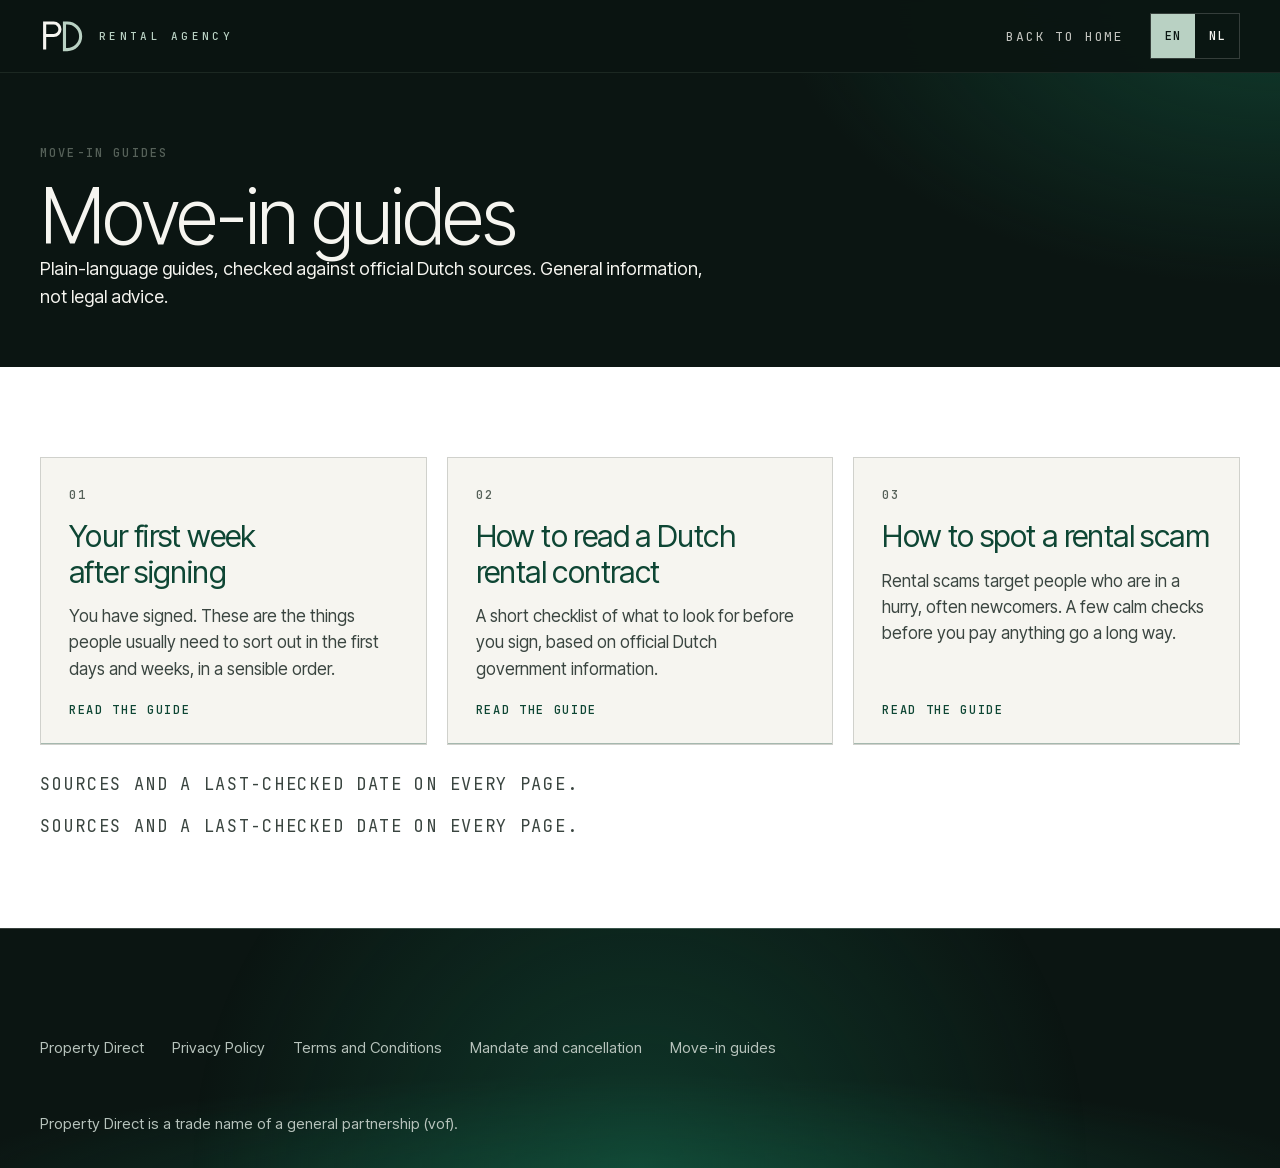
<file: guides/index.html>
<!doctype html>
<html lang="en" data-title="gHubTitle" data-desc="gHubDesc">
<head>
  <meta charset="utf-8">
  <meta name="viewport" content="width=device-width, initial-scale=1, viewport-fit=cover">
  <title>Move-in guides – Property Direct</title>
  <meta name="description" content="Plain-language guides for moving to the Netherlands: your first week, reading a rental contract and spotting rental scams.">
  <meta name="theme-color" content="#F6F5F0">
  <meta name="color-scheme" content="light">
  <meta name="robots" content="index, follow">
  <link rel="alternate" hreflang="en" href="https://propertydirect.nl/guides/">
  <link rel="alternate" hreflang="nl" href="https://propertydirect.nl/guides/?lang=nl">
  <link rel="alternate" hreflang="x-default" href="https://propertydirect.nl/guides/">
  <link rel="canonical" href="https://propertydirect.nl/guides/">
  <link rel="icon" type="image/svg+xml" href="../favicon.svg">
  <link rel="icon" type="image/png" sizes="32x32" href="../favicon-32.png">
  <link rel="apple-touch-icon" sizes="180x180" href="../apple-touch-icon.png">
  <link rel="manifest" href="../site.webmanifest">
  <meta property="og:type" content="website">
  <meta property="og:site_name" content="Property Direct">
  <meta property="og:title" content="Move-in guides – Property Direct">
  <meta property="og:url" content="https://propertydirect.nl/guides/">
  <meta property="og:image" content="https://propertydirect.nl/og-image.png">
  <meta property="og:description" content="Plain-language guides for moving to the Netherlands: your first week, reading a rental contract and spotting rental scams.">
  <meta name="twitter:card" content="summary_large_image">
  <link rel="preload" href="../fonts/inter-tight-latin.woff2" as="font" type="font/woff2" crossorigin>
  <link rel="stylesheet" href="../css/style.css">
  <script src="../js/config.js" defer></script>
  <script src="../js/i18n.js" defer></script>
  <script>document.documentElement.classList.add('js');</script>
</head>
<body>
  <a class="skip" href="#main" data-i18n="skip">Skip to content</a>
  <svg width="0" height="0" style="position:absolute" aria-hidden="true" focusable="false">
    <symbol id="pd" viewBox="0 0 158 120">
      <path class="mp" d="M16 108 V14 H48 A22 22 0 0 1 48 58 H16" fill="none" stroke-width="11" stroke-linejoin="miter"/>
      <path class="md" d="M86 108 V14 H96 A47 47 0 0 1 96 108 Z" fill="none" stroke-width="11" stroke-linejoin="miter"/>
    </symbol>
  </svg>

  <header class="site-header always-solid" id="site-header">
    <div class="wrap bar">
      <a class="brand" href="../index.html" aria-label="PD Rental Agency – Property Direct">
        <svg class="mark" viewBox="0 0 158 120" width="45" height="34" aria-hidden="true" focusable="false"><use href="#pd"/></svg>
        <span>Rental Agency</span>
      </a>
      <div class="bar-end">
        <a class="back-link" href="../index.html" data-i18n="backHome">Back to home</a>
        <div class="lang" role="group" aria-label="Language / Taal">
          <button type="button" data-lang="en" aria-pressed="true">EN</button>
          <button type="button" data-lang="nl" aria-pressed="false">NL</button>
        </div>
      </div>
    </div>
  </header>

  <main id="main">
    <section class="legal-hero">
      <div class="wrap">
        <p class="label"><a class="crumb" href="../index.html" data-i18n="guidesLabel">Move-in guides</a></p>
        <h1 data-lang-block="en">Move-in guides</h1>
        <h1 data-lang-block="nl" hidden>Verhuisgidsen</h1>
        <p class="lead-hero" data-i18n="guidesLead" data-lang-block="en">Plain-language guides, checked against official Dutch sources. General information, not legal advice.</p>
        <p class="lead-hero" data-lang-block="nl" hidden>Begrijpelijke gidsen, getoetst aan officiële Nederlandse bronnen. Algemene informatie, geen juridisch advies.</p>
      </div>
    </section>
    <section class="legal guide">
      <div class="wrap">
        <div class="doc wide">
<div class="gcards"><a class="gcard" href="first-week.html"><span class="label">01</span><h2 data-i18n="g1t">Your first week after signing</h2><p data-i18n="g1l">You have signed. These are the things people usually need to sort out in the first days and weeks, in a sensible order.</p><span class="go" data-i18n="guideRead">Read the guide</span></a><a class="gcard" href="rental-contract.html"><span class="label">02</span><h2 data-i18n="g2t">How to read a Dutch rental contract</h2><p data-i18n="g2l">A short checklist of what to look for before you sign, based on official Dutch government information.</p><span class="go" data-i18n="guideRead">Read the guide</span></a><a class="gcard" href="rental-scams.html"><span class="label">03</span><h2 data-i18n="g3t">How to spot a rental scam</h2><p data-i18n="g3l">Rental scams target people who are in a hurry, often newcomers. A few calm checks before you pay anything go a long way.</p><span class="go" data-i18n="guideRead">Read the guide</span></a></div><p class="checked" data-i18n="guideSources">Sources and a last-checked date on every page.</p>
</div><p class="checked" data-i18n="guideSources">Sources and a last-checked date on every page.</p>

        </div>
      </div>
    </section>
  </main>

  <footer class="site-footer">
    <div class="wrap">
      <ul class="flinks legal-links">
        <li><a href="../index.html">Property Direct</a></li>
        <li><a href="../privacy.html" data-i18n="privacyLink">Privacy Policy</a></li>
        <li><a href="../terms.html" data-i18n="termsLink">Terms and Conditions</a></li>
        <li><a href="../mandate.html" data-i18n="mandateLink">Mandate and cancellation</a></li>
        <li><a href="../guides/index.html" data-i18n="guidesLink">Move-in guides</a></li>
      </ul>
      <p class="fine" data-i18n="fVof" style="margin-top:20px;padding-top:20px">Property Direct is a trade name of a general partnership (vof).</p>
    </div>
  </footer>

</body>
</html>
</file>
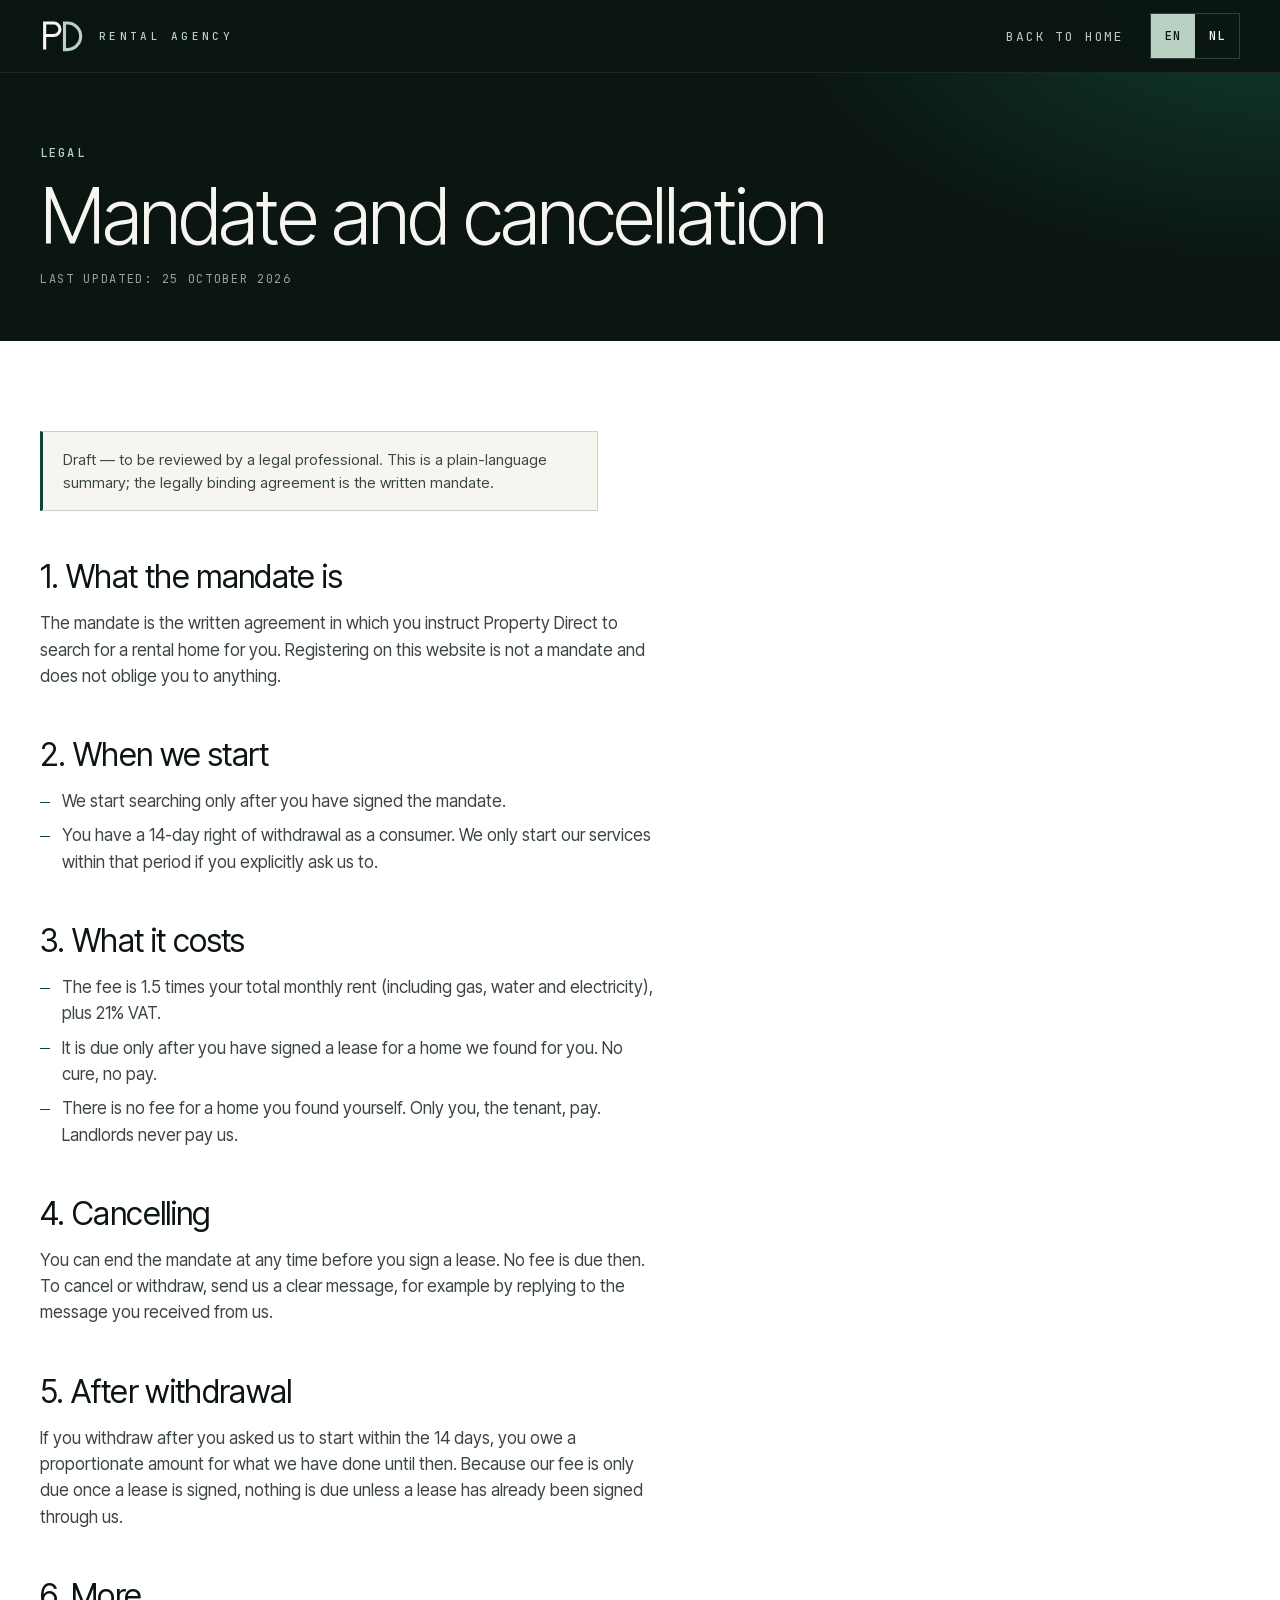
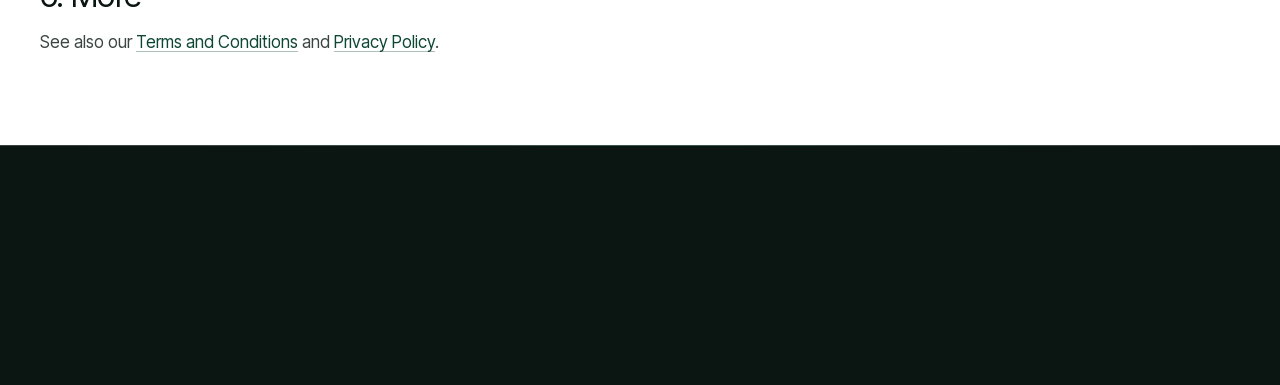
<file: mandate.html>
<!doctype html>
<html lang="en" data-title="mandateTitle" data-desc="mandateDesc">
<head>
  <meta charset="utf-8">
  <meta name="viewport" content="width=device-width, initial-scale=1, viewport-fit=cover">
  <title>Mandate and cancellation – Property Direct</title>
  <meta name="description" content="What the mandate is, when we start searching, when the fee is due and how you can cancel or withdraw.">
  <meta name="theme-color" content="#0B1512">
  <meta name="color-scheme" content="light">
  <meta name="robots" content="index, follow">
  <link rel="alternate" hreflang="en" href="https://propertydirect.nl/mandate.html">
  <link rel="alternate" hreflang="nl" href="https://propertydirect.nl/mandate.html?lang=nl">
  <link rel="alternate" hreflang="x-default" href="https://propertydirect.nl/mandate.html">
  <link rel="canonical" href="https://propertydirect.nl/mandate.html">
  <link rel="icon" type="image/svg+xml" href="favicon.svg">
  <link rel="icon" type="image/png" sizes="32x32" href="favicon-32.png">
  <link rel="apple-touch-icon" sizes="180x180" href="apple-touch-icon.png">
  <link rel="manifest" href="site.webmanifest">
  <meta property="og:type" content="website">
  <meta property="og:site_name" content="Property Direct">
  <meta property="og:title" content="Mandate and cancellation – Property Direct">
  <meta property="og:url" content="https://propertydirect.nl/mandate.html">
  <meta property="og:image" content="https://propertydirect.nl/og-image.png">
  <meta name="twitter:card" content="summary_large_image">
  <link rel="preload" href="fonts/inter-tight-latin.woff2" as="font" type="font/woff2" crossorigin>
  <link rel="stylesheet" href="css/style.css">
  <script src="js/config.js" defer></script>
  <script src="js/i18n.js" defer></script>
  <script>document.documentElement.classList.add('js');</script>
</head>
<body>
  <a class="skip" href="#main" data-i18n="skip">Skip to content</a>
  <svg width="0" height="0" style="position:absolute" aria-hidden="true" focusable="false">
    <symbol id="pd" viewBox="0 0 158 120">
      <path class="mp" d="M16 108 V14 H48 A22 22 0 0 1 48 58 H16" fill="none" stroke-width="11" stroke-linejoin="miter"/>
      <path class="md" d="M86 108 V14 H96 A47 47 0 0 1 96 108 Z" fill="none" stroke-width="11" stroke-linejoin="miter"/>
    </symbol>
  </svg>

  <header class="site-header always-solid" id="site-header">
    <div class="wrap bar">
      <a class="brand" href="index.html" aria-label="PD Rental Agency – Property Direct">
        <svg class="mark" viewBox="0 0 158 120" width="45" height="34" aria-hidden="true" focusable="false"><use href="#pd"/></svg>
        <span>Rental Agency</span>
      </a>
      <div class="bar-end">
        <a class="back-link" href="index.html" data-i18n="backHome">Back to home</a>
        <div class="lang" role="group" aria-label="Language / Taal">
          <button type="button" data-lang="en" aria-pressed="true">EN</button>
          <button type="button" data-lang="nl" aria-pressed="false">NL</button>
        </div>
      </div>
    </div>
  </header>

  <main id="main">
    <section class="legal-hero">
      <div class="wrap">
        <p class="label on-dark" data-i18n="fLegal">Legal</p>
        <h1 data-lang-block="en">Mandate and cancellation</h1>
        <h1 data-lang-block="nl" hidden>Opdracht en annuleren</h1>
        <p class="updated" data-lang-block="en">Last updated: 25 October 2026</p>
        <p class="updated" data-lang-block="nl" hidden>Laatst bijgewerkt: 25 oktober 2026</p>
      </div>
    </section>
    <section class="legal">
      <div class="wrap">
        <div class="doc" data-lang-block="en">
<p class="notice">Draft — to be reviewed by a legal professional. This is a plain-language summary; the legally binding agreement is the written mandate.</p>
<h2>1. What the mandate is</h2>
<p>The mandate is the written agreement in which you instruct Property Direct to search for a rental home for you. Registering on this website is not a mandate and does not oblige you to anything.</p>

<h2>2. When we start</h2>
<ul>
<li>We start searching only after you have signed the mandate.</li>
<li>You have a 14-day right of withdrawal as a consumer. We only start our services within that period if you explicitly ask us to.</li>
</ul>

<h2>3. What it costs</h2>
<ul>
<li>The fee is 1.5 times your total monthly rent (including gas, water and electricity), plus 21% VAT.</li>
<li>It is due only after you have signed a lease for a home we found for you. No cure, no pay.</li>
<li>There is no fee for a home you found yourself. Only you, the tenant, pay. Landlords never pay us.</li>
</ul>

<h2>4. Cancelling</h2>
<p>You can end the mandate at any time before you sign a lease. No fee is due then. To cancel or withdraw, send us a clear message, for example by replying to the message you received from us.</p>

<h2>5. After withdrawal</h2>
<p>If you withdraw after you asked us to start within the 14 days, you owe a proportionate amount for what we have done until then. Because our fee is only due once a lease is signed, nothing is due unless a lease has already been signed through us.</p>

<h2>6. More</h2>
<p>See also our <a href="terms.html">Terms and Conditions</a> and <a href="privacy.html">Privacy Policy</a>.</p>
        </div>
        <div class="doc" data-lang-block="nl" hidden>
<p class="notice">Concept — nog te laten beoordelen door een jurist. Dit is een begrijpelijke samenvatting; de juridisch bindende afspraken staan in de schriftelijke opdracht.</p>
<h2>1. Wat de opdracht is</h2>
<p>De opdracht is de schriftelijke overeenkomst waarin je Property Direct vraagt een huurwoning voor je te zoeken. Inschrijven op deze website is geen opdracht en verplicht je tot niets.</p>

<h2>2. Wanneer we beginnen</h2>
<ul>
<li>We beginnen pas met zoeken nadat je de opdracht hebt ondertekend.</li>
<li>Als consument heb je 14 dagen bedenktijd. We beginnen binnen die periode alleen met onze dienstverlening als jij daar uitdrukkelijk om vraagt.</li>
</ul>

<h2>3. Wat het kost</h2>
<ul>
<li>Het tarief is 1,5 keer je totale maandhuur (inclusief gas, water en licht), plus 21% btw.</li>
<li>Het is pas verschuldigd nadat je een huurcontract hebt getekend voor een woning die wij voor je hebben gevonden. No cure, no pay.</li>
<li>Voor een woning die je zelf vond, is geen fee verschuldigd. Alleen jij, de huurder, betaalt. Verhuurders betalen ons nooit.</li>
</ul>

<h2>4. Annuleren</h2>
<p>Je kunt de opdracht op elk moment beëindigen voordat je een huurcontract tekent. Er is dan geen fee verschuldigd. Om te annuleren of te herroepen, stuur je ons een duidelijk bericht, bijvoorbeeld door te reageren op het bericht dat je van ons kreeg.</p>

<h2>5. Na herroeping</h2>
<p>Herroep je nadat je ons binnen de 14 dagen om een start hebt gevraagd, dan betaal je een evenredig bedrag voor wat we tot dat moment hebben gedaan. Omdat ons tarief pas verschuldigd is bij een getekend huurcontract, is niets verschuldigd, tenzij er al een huurcontract via ons is getekend.</p>

<h2>6. Meer</h2>
<p>Zie ook onze <a href="terms.html">algemene voorwaarden</a> en ons <a href="privacy.html">privacybeleid</a>.</p>
        </div>
      </div>
    </section>
  </main>

  <footer class="site-footer">
    <div class="wrap">
      <ul class="flinks legal-links">
        <li><a href="index.html">Property Direct</a></li>
        <li><a href="privacy.html" data-i18n="privacyLink">Privacy Policy</a></li>
        <li><a href="terms.html" data-i18n="termsLink">Terms and Conditions</a></li>
        <li><a href="mandate.html" data-i18n="mandateLink">Mandate and cancellation</a></li>
        <li><a href="guides/index.html" data-i18n="guidesLink">Move-in guides</a></li>
      </ul>
      <p class="fine" data-i18n="fVof" style="margin-top:20px;padding-top:20px">Property Direct is a trade name of a general partnership (vof).</p>
    </div>
  </footer>

</body>
</html>
</file>
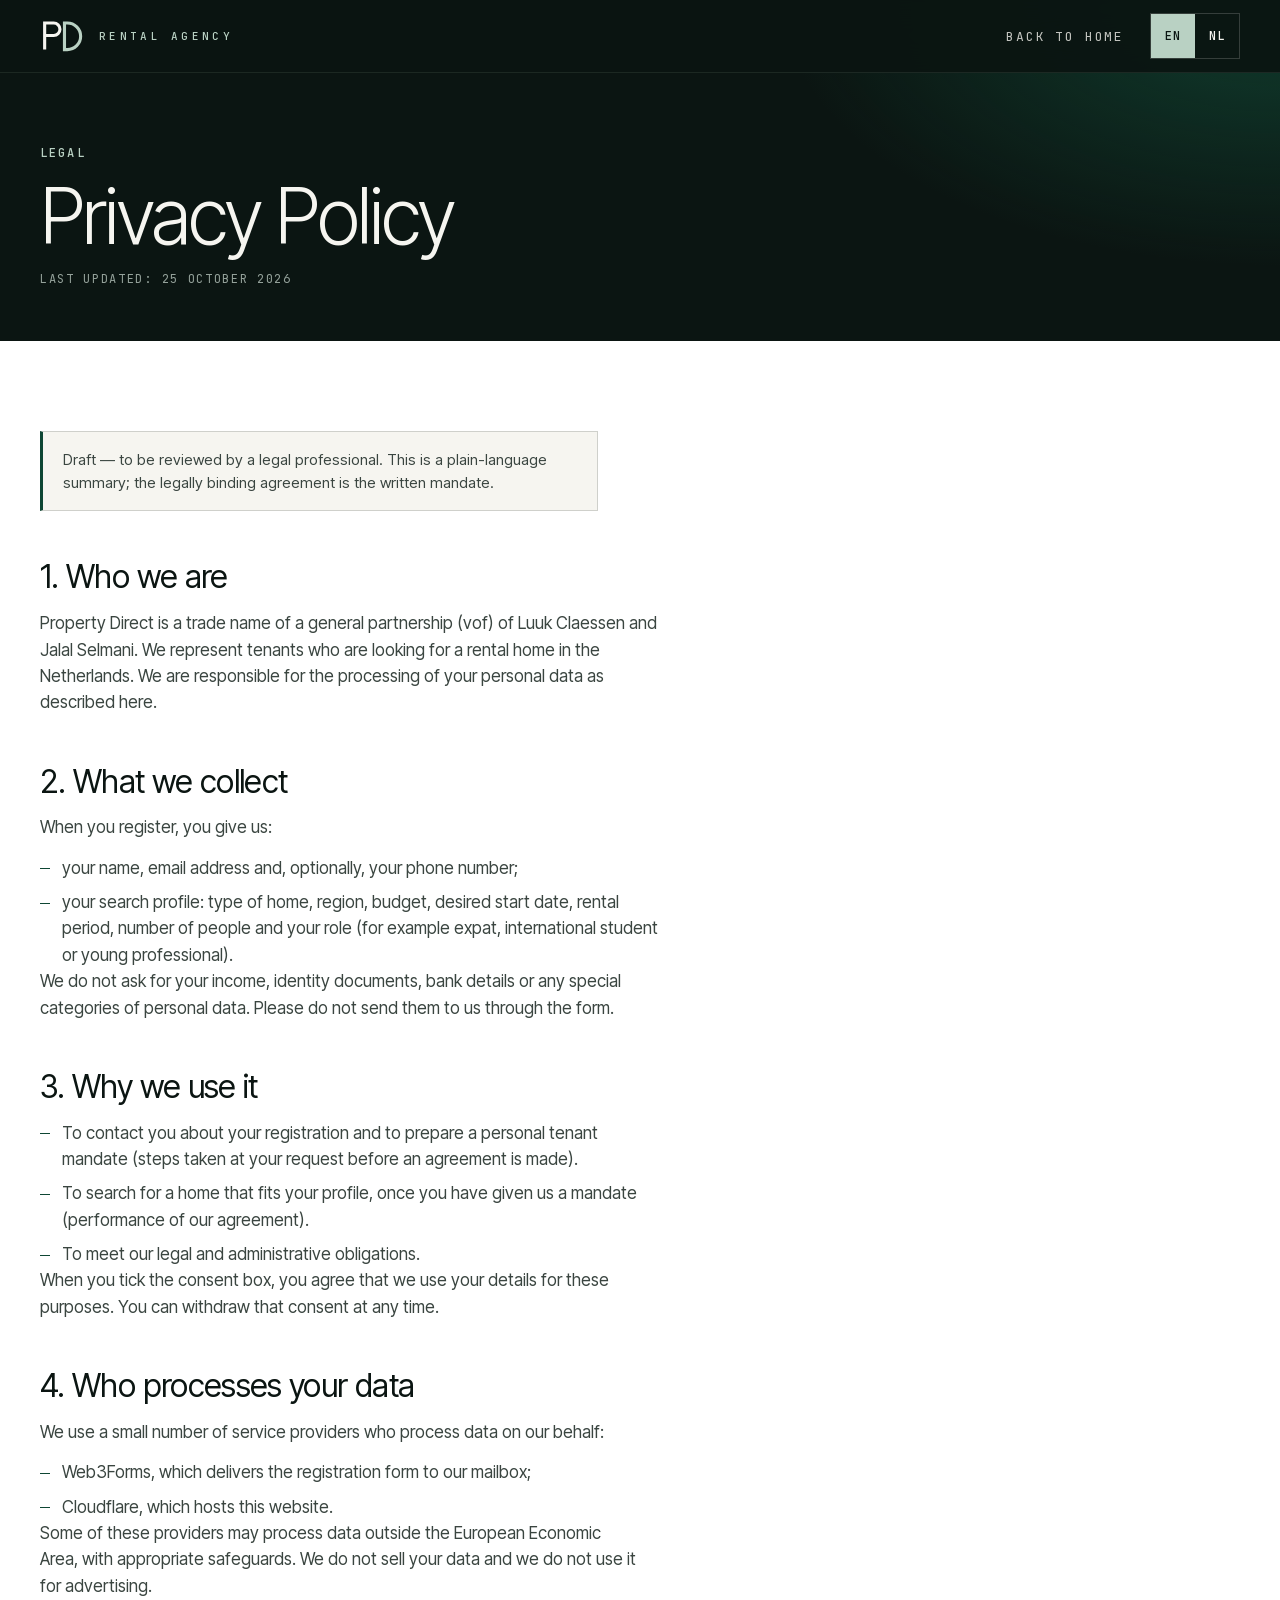
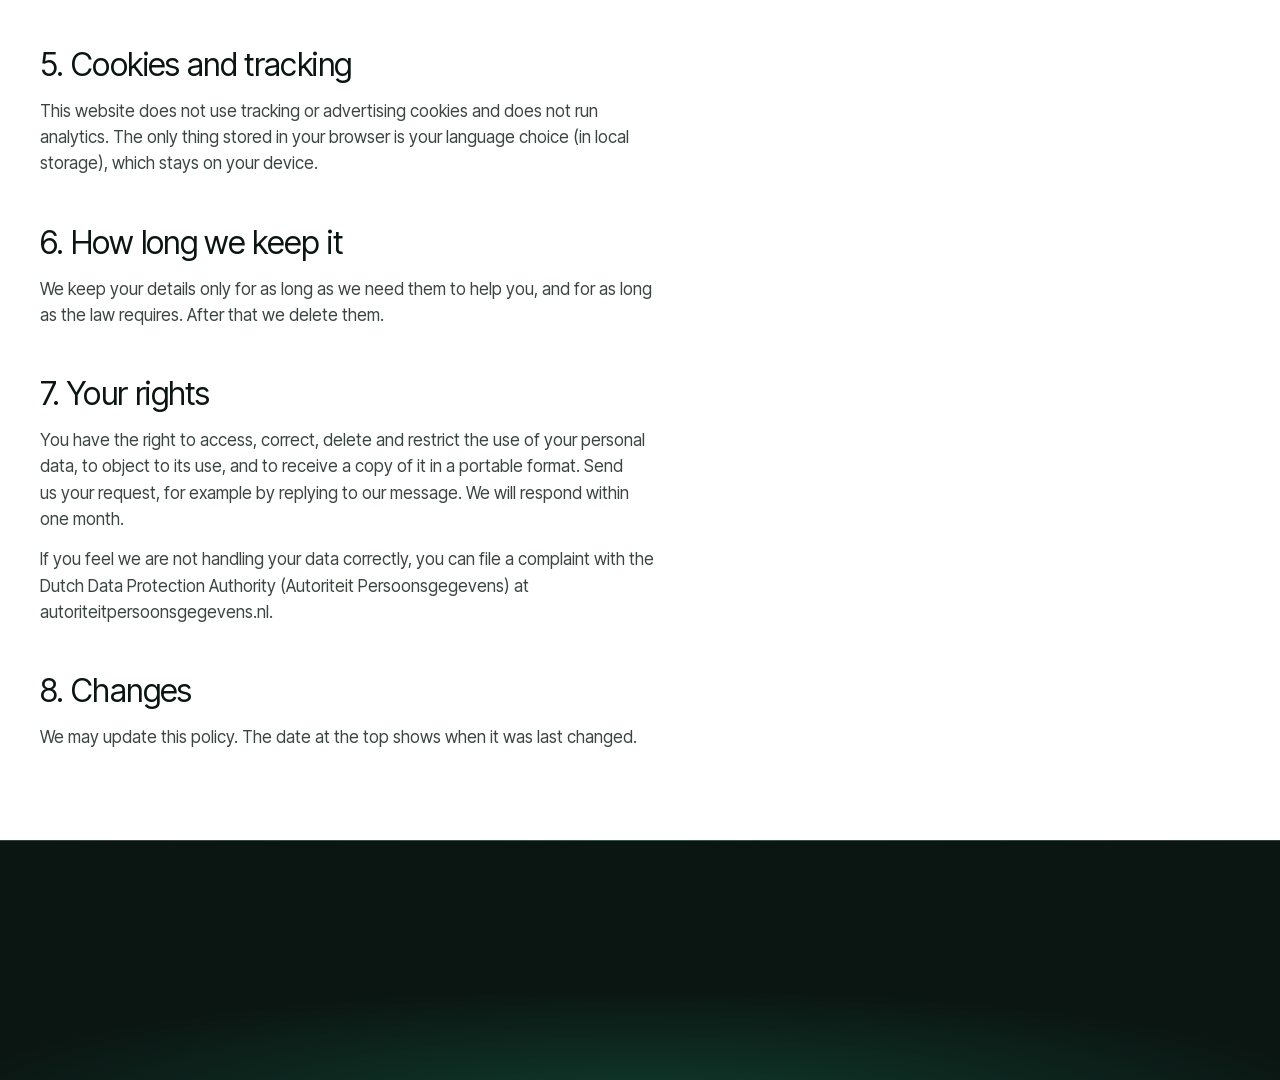
<file: privacy.html>
<!doctype html>
<html lang="en" data-title="privTitle" data-desc="privDesc">
<head>
  <meta charset="utf-8">
  <meta name="viewport" content="width=device-width, initial-scale=1, viewport-fit=cover">
  <title>Privacy Policy | Property Direct</title>
  <meta name="description" content="How Property Direct handles your personal data.">
  <meta name="theme-color" content="#0B1512">
  <meta name="color-scheme" content="light">
  <meta name="robots" content="index, follow">
  <link rel="alternate" hreflang="en" href="https://propertydirect.nl/privacy.html">
  <link rel="alternate" hreflang="nl" href="https://propertydirect.nl/privacy.html?lang=nl">
  <link rel="alternate" hreflang="x-default" href="https://propertydirect.nl/privacy.html">
  <link rel="canonical" href="https://propertydirect.nl/privacy.html">
  <link rel="icon" type="image/svg+xml" href="favicon.svg">
  <link rel="icon" type="image/png" sizes="32x32" href="favicon-32.png">
  <link rel="apple-touch-icon" sizes="180x180" href="apple-touch-icon.png">
  <link rel="manifest" href="site.webmanifest">
  <meta property="og:type" content="website">
  <meta property="og:site_name" content="Property Direct">
  <meta property="og:title" content="Privacy Policy | Property Direct">
  <meta property="og:url" content="https://propertydirect.nl/privacy.html">
  <meta property="og:image" content="https://propertydirect.nl/og-image.png">
  <meta name="twitter:card" content="summary_large_image">
  <link rel="preload" href="fonts/inter-tight-latin.woff2" as="font" type="font/woff2" crossorigin>
  <link rel="stylesheet" href="css/style.css">
  <script src="js/config.js" defer></script>
  <script src="js/i18n.js" defer></script>
  <script>document.documentElement.classList.add('js');</script>
</head>
<body>
  <a class="skip" href="#main" data-i18n="skip">Skip to content</a>
  <svg width="0" height="0" style="position:absolute" aria-hidden="true" focusable="false">
    <symbol id="pd" viewBox="0 0 158 120">
      <path class="mp" d="M16 108 V14 H48 A22 22 0 0 1 48 58 H16" fill="none" stroke-width="11" stroke-linejoin="miter"/>
      <path class="md" d="M86 108 V14 H96 A47 47 0 0 1 96 108 Z" fill="none" stroke-width="11" stroke-linejoin="miter"/>
    </symbol>
  </svg>

  <header class="site-header always-solid" id="site-header">
    <div class="wrap bar">
      <a class="brand" href="index.html" aria-label="PD Rental Agency – Property Direct">
        <svg class="mark" viewBox="0 0 158 120" width="45" height="34" aria-hidden="true" focusable="false"><use href="#pd"/></svg>
        <span>Rental Agency</span>
      </a>
      <div class="bar-end">
        <a class="back-link" href="index.html" data-i18n="backHome">Back to home</a>
        <div class="lang" role="group" aria-label="Language / Taal">
          <button type="button" data-lang="en" aria-pressed="true">EN</button>
          <button type="button" data-lang="nl" aria-pressed="false">NL</button>
        </div>
      </div>
    </div>
  </header>

  <main id="main">
    <section class="legal-hero">
      <div class="wrap">
        <p class="label on-dark" data-i18n="fLegal">Legal</p>
        <h1 data-lang-block="en">Privacy Policy</h1>
        <h1 data-lang-block="nl" hidden>Privacybeleid</h1>
        <p class="updated" data-lang-block="en">Last updated: 25 October 2026</p>
        <p class="updated" data-lang-block="nl" hidden>Laatst bijgewerkt: 25 oktober 2026</p>
      </div>
    </section>
    <section class="legal">
      <div class="wrap">
        <div class="doc" data-lang-block="en">
<p class="notice">Draft — to be reviewed by a legal professional. This is a plain-language summary; the legally binding agreement is the written mandate.</p>
<h2>1. Who we are</h2>
<p>Property Direct is a trade name of a general partnership (vof) of Luuk Claessen and Jalal Selmani. We represent tenants who are looking for a rental home in the Netherlands. We are responsible for the processing of your personal data as described here.</p>

<h2>2. What we collect</h2>
<p>When you register, you give us:</p>
<ul>
<li>your name, email address and, optionally, your phone number;</li>
<li>your search profile: type of home, region, budget, desired start date, rental period, number of people and your role (for example expat, international student or young professional).</li>
</ul>
<p>We do not ask for your income, identity documents, bank details or any special categories of personal data. Please do not send them to us through the form.</p>

<h2>3. Why we use it</h2>
<ul>
<li>To contact you about your registration and to prepare a personal tenant mandate (steps taken at your request before an agreement is made).</li>
<li>To search for a home that fits your profile, once you have given us a mandate (performance of our agreement).</li>
<li>To meet our legal and administrative obligations.</li>
</ul>
<p>When you tick the consent box, you agree that we use your details for these purposes. You can withdraw that consent at any time.</p>

<h2>4. Who processes your data</h2>
<p>We use a small number of service providers who process data on our behalf:</p>
<ul>
<li>Web3Forms, which delivers the registration form to our mailbox;</li>
<li>Cloudflare, which hosts this website.</li>
</ul>
<p>Some of these providers may process data outside the European Economic Area, with appropriate safeguards. We do not sell your data and we do not use it for advertising.</p>

<h2>5. Cookies and tracking</h2>
<p>This website does not use tracking or advertising cookies and does not run analytics. The only thing stored in your browser is your language choice (in local storage), which stays on your device.</p>

<h2>6. How long we keep it</h2>
<p>We keep your details only for as long as we need them to help you, and for as long as the law requires. After that we delete them.</p>

<h2>7. Your rights</h2>
<p>You have the right to access, correct, delete and restrict the use of your personal data, to object to its use, and to receive a copy of it in a portable format. Send us your request, for example by replying to our message. We will respond within one month.</p>
<p>If you feel we are not handling your data correctly, you can file a complaint with the Dutch Data Protection Authority (Autoriteit Persoonsgegevens) at autoriteitpersoonsgegevens.nl.</p>

<h2>8. Changes</h2>
<p>We may update this policy. The date at the top shows when it was last changed.</p>
        </div>
        <div class="doc" data-lang-block="nl" hidden>
<p class="notice">Concept — nog te laten beoordelen door een jurist. Dit is een begrijpelijke samenvatting; de juridisch bindende afspraken staan in de schriftelijke opdracht.</p>
<h2>1. Wie wij zijn</h2>
<p>Property Direct is een handelsnaam van een vennootschap onder firma (vof) van Luuk Claessen en Jalal Selmani. Wij vertegenwoordigen huurders die een huurwoning zoeken in Nederland. Wij zijn verantwoordelijk voor de verwerking van je persoonsgegevens zoals hieronder beschreven.</p>

<h2>2. Wat we verzamelen</h2>
<p>Bij je inschrijving geef je ons:</p>
<ul>
<li>je naam, e-mailadres en eventueel je telefoonnummer;</li>
<li>je zoekprofiel: type woning, regio, budget, gewenste ingangsdatum, huurperiode, aantal personen en je rol (bijvoorbeeld expat, internationale student of young professional).</li>
</ul>
<p>We vragen niet naar je inkomen, identiteitsbewijzen, bankgegevens of bijzondere persoonsgegevens. Stuur ze ons dus ook niet via het formulier.</p>

<h2>3. Waarvoor we het gebruiken</h2>
<ul>
<li>Om contact met je op te nemen over je inschrijving en om een persoonlijke opdracht voor te bereiden (stappen op jouw verzoek vóór het sluiten van een overeenkomst).</li>
<li>Om een woning te zoeken die bij je profiel past, zodra je ons een opdracht hebt gegeven (uitvoering van de overeenkomst).</li>
<li>Om te voldoen aan wettelijke en administratieve verplichtingen.</li>
</ul>
<p>Door het vakje voor toestemming aan te vinken, ga je ermee akkoord dat we je gegevens voor deze doelen gebruiken. Je kunt die toestemming op elk moment intrekken.</p>

<h2>4. Wie je gegevens verwerkt</h2>
<p>We gebruiken een klein aantal dienstverleners die namens ons gegevens verwerken:</p>
<ul>
<li>Web3Forms, dat het inschrijfformulier naar onze mailbox verstuurt;</li>
<li>Cloudflare, waar deze website wordt gehost.</li>
</ul>
<p>Sommige van deze partijen verwerken gegevens mogelijk buiten de Europese Economische Ruimte, met passende waarborgen. We verkopen je gegevens niet en gebruiken ze niet voor advertenties.</p>

<h2>5. Cookies en tracking</h2>
<p>Deze website gebruikt geen tracking- of advertentiecookies en draait geen analytics. Het enige wat in je browser wordt opgeslagen is je taalkeuze (in local storage), dat op je eigen apparaat blijft.</p>

<h2>6. Hoe lang we het bewaren</h2>
<p>We bewaren je gegevens alleen zolang we ze nodig hebben om je te helpen en zolang de wet dat vereist. Daarna verwijderen we ze.</p>

<h2>7. Je rechten</h2>
<p>Je hebt het recht om je persoonsgegevens in te zien, te laten corrigeren, te laten verwijderen en het gebruik ervan te beperken, om bezwaar te maken tegen het gebruik en om een kopie in een overdraagbaar formaat te ontvangen. Stuur ons je verzoek, bijvoorbeeld door te reageren op ons bericht. We reageren binnen één maand.</p>
<p>Ben je van mening dat we niet goed met je gegevens omgaan? Dan kun je een klacht indienen bij de Autoriteit Persoonsgegevens via autoriteitpersoonsgegevens.nl.</p>

<h2>8. Wijzigingen</h2>
<p>We kunnen dit beleid aanpassen. De datum bovenaan laat zien wanneer het voor het laatst is gewijzigd.</p>
        </div>
      </div>
    </section>
  </main>

  <footer class="site-footer">
    <div class="wrap">
      <ul class="flinks legal-links">
        <li><a href="index.html">Property Direct</a></li>
        <li><a href="privacy.html" data-i18n="privacyLink">Privacy Policy</a></li>
        <li><a href="terms.html" data-i18n="termsLink">Terms and Conditions</a></li>
        <li><a href="mandate.html" data-i18n="mandateLink">Mandate and cancellation</a></li>
        <li><a href="guides/index.html" data-i18n="guidesLink">Move-in guides</a></li>
      </ul>
      <p class="fine" data-i18n="fVof" style="margin-top:20px;padding-top:20px">Property Direct is a trade name of a general partnership (vof).</p>
    </div>
  </footer>

</body>
</html>
</file>
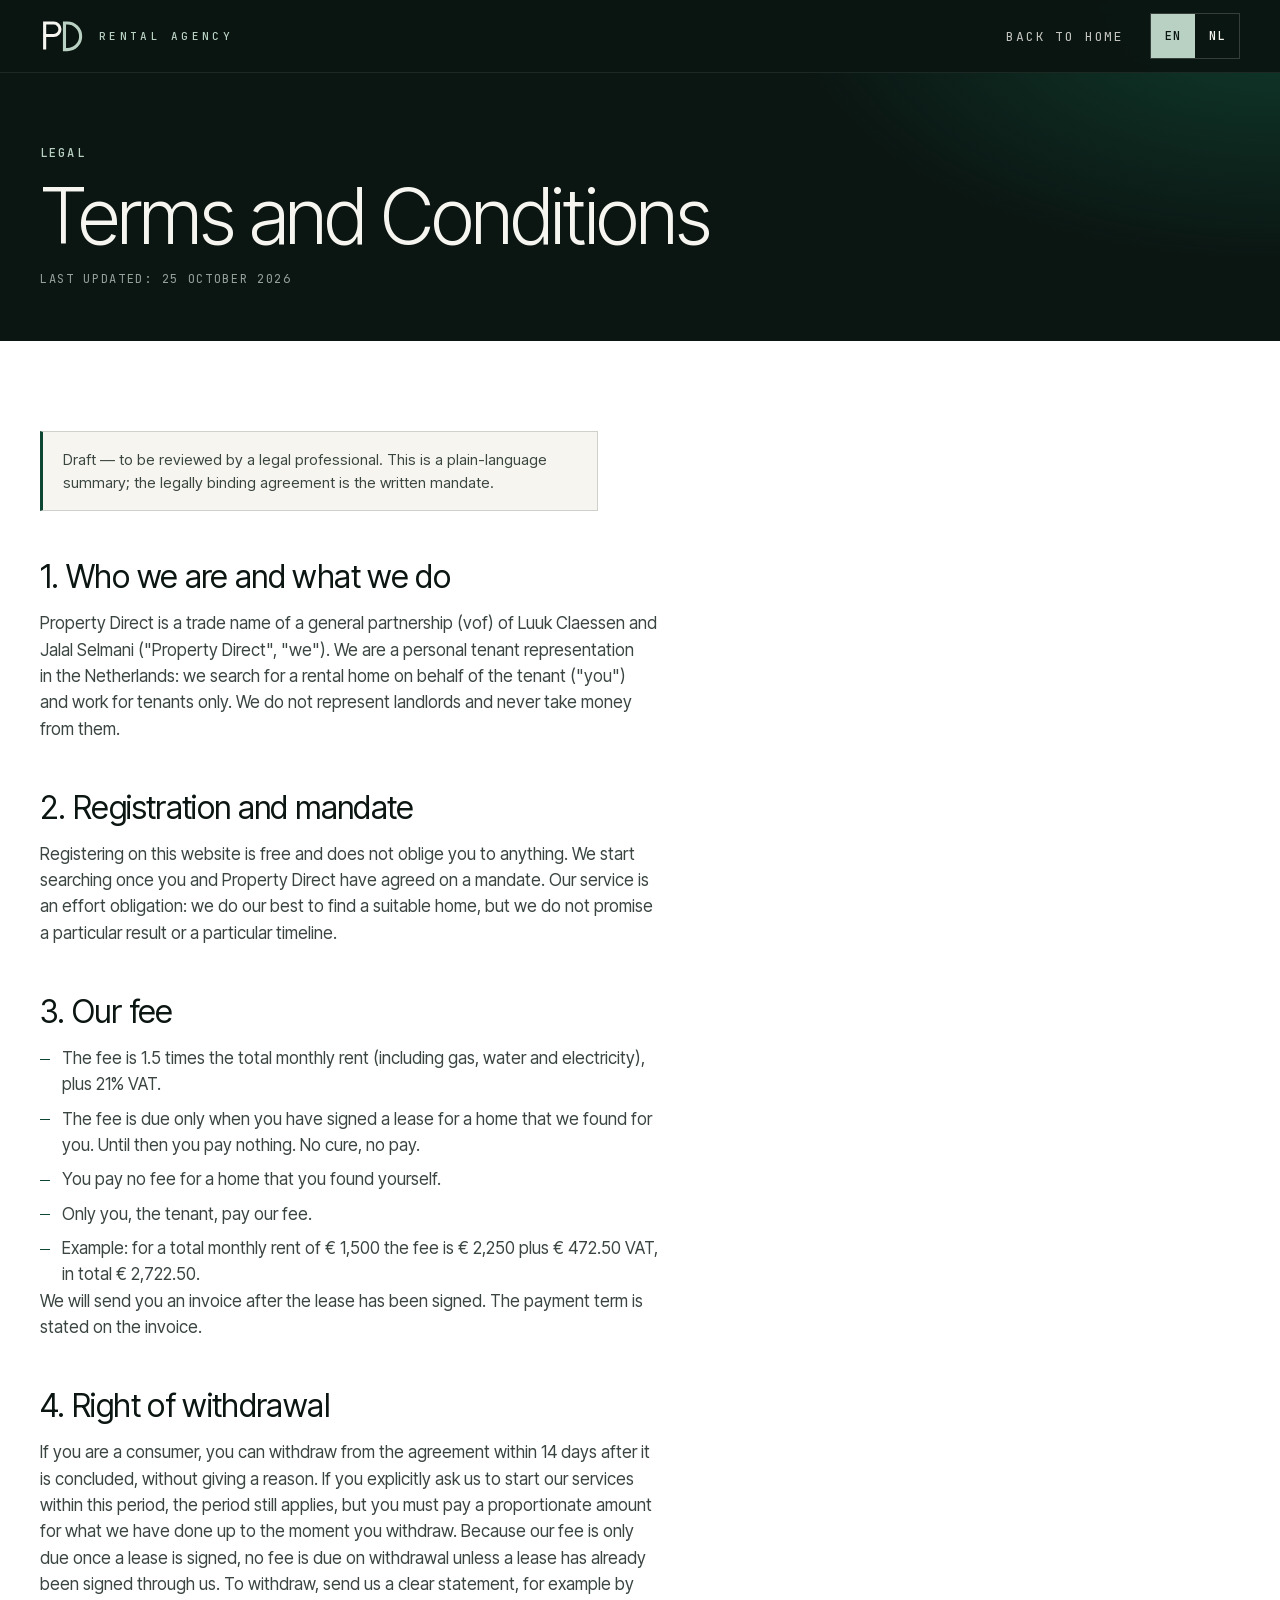
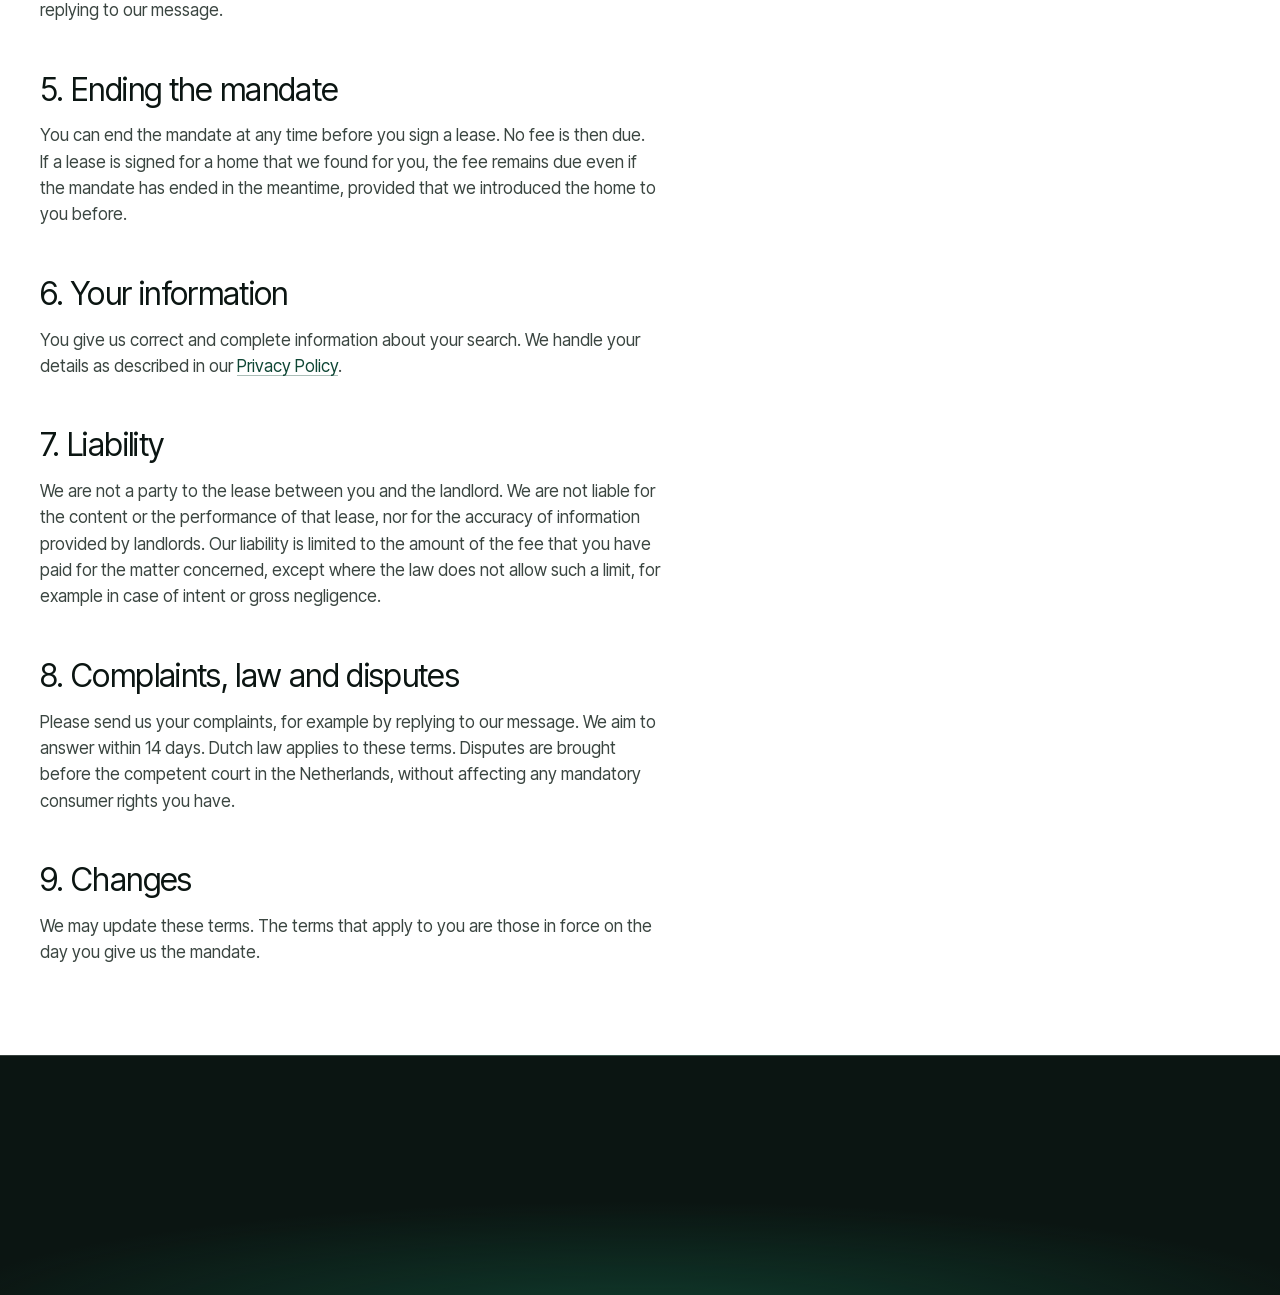
<file: terms.html>
<!doctype html>
<html lang="en" data-title="termsTitle" data-desc="termsDesc">
<head>
  <meta charset="utf-8">
  <meta name="viewport" content="width=device-width, initial-scale=1, viewport-fit=cover">
  <title>Terms and Conditions | Property Direct</title>
  <meta name="description" content="The terms that apply to the services of Property Direct.">
  <meta name="theme-color" content="#0B1512">
  <meta name="color-scheme" content="light">
  <meta name="robots" content="index, follow">
  <link rel="alternate" hreflang="en" href="https://propertydirect.nl/terms.html">
  <link rel="alternate" hreflang="nl" href="https://propertydirect.nl/terms.html?lang=nl">
  <link rel="alternate" hreflang="x-default" href="https://propertydirect.nl/terms.html">
  <link rel="canonical" href="https://propertydirect.nl/terms.html">
  <link rel="icon" type="image/svg+xml" href="favicon.svg">
  <link rel="icon" type="image/png" sizes="32x32" href="favicon-32.png">
  <link rel="apple-touch-icon" sizes="180x180" href="apple-touch-icon.png">
  <link rel="manifest" href="site.webmanifest">
  <meta property="og:type" content="website">
  <meta property="og:site_name" content="Property Direct">
  <meta property="og:title" content="Terms and Conditions | Property Direct">
  <meta property="og:url" content="https://propertydirect.nl/terms.html">
  <meta property="og:image" content="https://propertydirect.nl/og-image.png">
  <meta name="twitter:card" content="summary_large_image">
  <link rel="preload" href="fonts/inter-tight-latin.woff2" as="font" type="font/woff2" crossorigin>
  <link rel="stylesheet" href="css/style.css">
  <script src="js/config.js" defer></script>
  <script src="js/i18n.js" defer></script>
  <script>document.documentElement.classList.add('js');</script>
</head>
<body>
  <a class="skip" href="#main" data-i18n="skip">Skip to content</a>
  <svg width="0" height="0" style="position:absolute" aria-hidden="true" focusable="false">
    <symbol id="pd" viewBox="0 0 158 120">
      <path class="mp" d="M16 108 V14 H48 A22 22 0 0 1 48 58 H16" fill="none" stroke-width="11" stroke-linejoin="miter"/>
      <path class="md" d="M86 108 V14 H96 A47 47 0 0 1 96 108 Z" fill="none" stroke-width="11" stroke-linejoin="miter"/>
    </symbol>
  </svg>

  <header class="site-header always-solid" id="site-header">
    <div class="wrap bar">
      <a class="brand" href="index.html" aria-label="PD Rental Agency – Property Direct">
        <svg class="mark" viewBox="0 0 158 120" width="45" height="34" aria-hidden="true" focusable="false"><use href="#pd"/></svg>
        <span>Rental Agency</span>
      </a>
      <div class="bar-end">
        <a class="back-link" href="index.html" data-i18n="backHome">Back to home</a>
        <div class="lang" role="group" aria-label="Language / Taal">
          <button type="button" data-lang="en" aria-pressed="true">EN</button>
          <button type="button" data-lang="nl" aria-pressed="false">NL</button>
        </div>
      </div>
    </div>
  </header>

  <main id="main">
    <section class="legal-hero">
      <div class="wrap">
        <p class="label on-dark" data-i18n="fLegal">Legal</p>
        <h1 data-lang-block="en">Terms and Conditions</h1>
        <h1 data-lang-block="nl" hidden>Algemene voorwaarden</h1>
        <p class="updated" data-lang-block="en">Last updated: 25 October 2026</p>
        <p class="updated" data-lang-block="nl" hidden>Laatst bijgewerkt: 25 oktober 2026</p>
      </div>
    </section>
    <section class="legal">
      <div class="wrap">
        <div class="doc" data-lang-block="en">
<p class="notice">Draft — to be reviewed by a legal professional. This is a plain-language summary; the legally binding agreement is the written mandate.</p>
<h2>1. Who we are and what we do</h2>
<p>Property Direct is a trade name of a general partnership (vof) of Luuk Claessen and Jalal Selmani ("Property Direct", "we"). We are a personal tenant representation in the Netherlands: we search for a rental home on behalf of the tenant ("you") and work for tenants only. We do not represent landlords and never take money from them.</p>

<h2>2. Registration and mandate</h2>
<p>Registering on this website is free and does not oblige you to anything. We start searching once you and Property Direct have agreed on a mandate. Our service is an effort obligation: we do our best to find a suitable home, but we do not promise a particular result or a particular timeline.</p>

<h2>3. Our fee</h2>
<ul>
<li>The fee is 1.5 times the total monthly rent (including gas, water and electricity), plus 21% VAT.</li>
<li>The fee is due only when you have signed a lease for a home that we found for you. Until then you pay nothing. No cure, no pay.</li>
<li>You pay no fee for a home that you found yourself.</li>
<li>Only you, the tenant, pay our fee.</li>
<li>Example: for a total monthly rent of &euro; 1,500 the fee is &euro; 2,250 plus &euro; 472.50 VAT, in total &euro; 2,722.50.</li>
</ul>
<p>We will send you an invoice after the lease has been signed. The payment term is stated on the invoice.</p>

<h2>4. Right of withdrawal</h2>
<p>If you are a consumer, you can withdraw from the agreement within 14 days after it is concluded, without giving a reason. If you explicitly ask us to start our services within this period, the period still applies, but you must pay a proportionate amount for what we have done up to the moment you withdraw. Because our fee is only due once a lease is signed, no fee is due on withdrawal unless a lease has already been signed through us. To withdraw, send us a clear statement, for example by replying to our message.</p>

<h2>5. Ending the mandate</h2>
<p>You can end the mandate at any time before you sign a lease. No fee is then due. If a lease is signed for a home that we found for you, the fee remains due even if the mandate has ended in the meantime, provided that we introduced the home to you before.</p>

<h2>6. Your information</h2>
<p>You give us correct and complete information about your search. We handle your details as described in our <a href="privacy.html">Privacy Policy</a>.</p>

<h2>7. Liability</h2>
<p>We are not a party to the lease between you and the landlord. We are not liable for the content or the performance of that lease, nor for the accuracy of information provided by landlords. Our liability is limited to the amount of the fee that you have paid for the matter concerned, except where the law does not allow such a limit, for example in case of intent or gross negligence.</p>

<h2>8. Complaints, law and disputes</h2>
<p>Please send us your complaints, for example by replying to our message. We aim to answer within 14 days. Dutch law applies to these terms. Disputes are brought before the competent court in the Netherlands, without affecting any mandatory consumer rights you have.</p>

<h2>9. Changes</h2>
<p>We may update these terms. The terms that apply to you are those in force on the day you give us the mandate.</p>
        </div>
        <div class="doc" data-lang-block="nl" hidden>
<p class="notice">Concept — nog te laten beoordelen door een jurist. Dit is een begrijpelijke samenvatting; de juridisch bindende afspraken staan in de schriftelijke opdracht.</p>
<h2>1. Wie wij zijn en wat we doen</h2>
<p>Property Direct is een handelsnaam van een vennootschap onder firma (vof) van Luuk Claessen en Jalal Selmani ("Property Direct", "wij"). Wij zijn een persoonlijke huurdersvertegenwoordiging in Nederland: wij zoeken een huurwoning namens de huurder ("jij") en werken alleen voor huurders. Wij vertegenwoordigen geen verhuurders en nemen nooit geld van hen aan.</p>

<h2>2. Inschrijving en opdracht</h2>
<p>Inschrijven via deze website is gratis en verplicht je tot niets. We gaan zoeken zodra jij en Property Direct afspraken hebben gemaakt over een opdracht. Onze dienst is een inspanningsverplichting: we doen ons best om een passende woning te vinden, maar beloven geen bepaald resultaat of bepaalde termijn.</p>

<h2>3. Ons tarief</h2>
<ul>
<li>Het tarief is 1,5 keer de totale maandhuur (inclusief gas, water en licht), plus 21% btw.</li>
<li>Het tarief is alleen verschuldigd als je een huurcontract hebt getekend voor een woning die wij voor je hebben gevonden. Tot dat moment betaal je niets. Geen resultaat, geen kosten.</li>
<li>Voor een woning die je zelf hebt gevonden betaal je geen tarief.</li>
<li>Alleen jij, de huurder, betaalt ons tarief.</li>
<li>Voorbeeld: bij een totale maandhuur van &euro; 1.500 is het tarief &euro; 2.250 plus &euro; 472,50 btw, samen &euro; 2.722,50.</li>
</ul>
<p>Na het tekenen van het huurcontract sturen we je een factuur. De betaaltermijn staat op de factuur.</p>

<h2>4. Herroepingsrecht</h2>
<p>Ben je consument, dan kun je binnen 14 dagen nadat de overeenkomst is gesloten zonder opgave van reden herroepen. Vraag je ons uitdrukkelijk om binnen die termijn met de dienstverlening te beginnen, dan blijft de termijn gelden, maar betaal je een evenredig bedrag voor wat we tot het moment van herroeping hebben gedaan. Omdat ons tarief pas verschuldigd is bij een getekend huurcontract, is bij herroeping niets verschuldigd, tenzij er al een huurcontract via ons is getekend. Om te herroepen stuur je ons een duidelijke verklaring, bijvoorbeeld door te reageren op ons bericht.</p>

<h2>5. De opdracht beëindigen</h2>
<p>Je kunt de opdracht op elk moment beëindigen voordat je een huurcontract tekent. Er is dan geen tarief verschuldigd. Wordt er toch een huurcontract getekend voor een woning die wij je eerder hebben aangeboden, dan blijft het tarief verschuldigd, ook als de opdracht intussen is beëindigd.</p>

<h2>6. Jouw gegevens</h2>
<p>Je geeft ons juiste en volledige informatie over je zoektocht. We gaan met je gegevens om zoals beschreven in ons <a href="privacy.html">privacybeleid</a>.</p>

<h2>7. Aansprakelijkheid</h2>
<p>Wij zijn geen partij bij het huurcontract tussen jou en de verhuurder. Wij zijn niet aansprakelijk voor de inhoud of de nakoming van dat huurcontract, noch voor de juistheid van informatie van verhuurders. Onze aansprakelijkheid is beperkt tot het bedrag van het tarief dat je voor de betreffende zaak hebt betaald, behalve als de wet zo'n beperking niet toestaat, bijvoorbeeld bij opzet of grove schuld.</p>

<h2>8. Klachten, recht en geschillen</h2>
<p>Stuur je klacht naar ons, bijvoorbeeld door te reageren op ons bericht. We streven ernaar binnen 14 dagen te antwoorden. Op deze voorwaarden is Nederlands recht van toepassing. Geschillen worden voorgelegd aan de bevoegde rechter in Nederland, onverminderd de dwingende consumentenrechten die je hebt.</p>

<h2>9. Wijzigingen</h2>
<p>We kunnen deze voorwaarden aanpassen. Voor jou gelden de voorwaarden die van kracht zijn op de dag dat je ons de opdracht geeft.</p>
        </div>
      </div>
    </section>
  </main>

  <footer class="site-footer">
    <div class="wrap">
      <ul class="flinks legal-links">
        <li><a href="index.html">Property Direct</a></li>
        <li><a href="privacy.html" data-i18n="privacyLink">Privacy Policy</a></li>
        <li><a href="terms.html" data-i18n="termsLink">Terms and Conditions</a></li>
        <li><a href="mandate.html" data-i18n="mandateLink">Mandate and cancellation</a></li>
        <li><a href="guides/index.html" data-i18n="guidesLink">Move-in guides</a></li>
      </ul>
      <p class="fine" data-i18n="fVof" style="margin-top:20px;padding-top:20px">Property Direct is a trade name of a general partnership (vof).</p>
    </div>
  </footer>

</body>
</html>
</file>
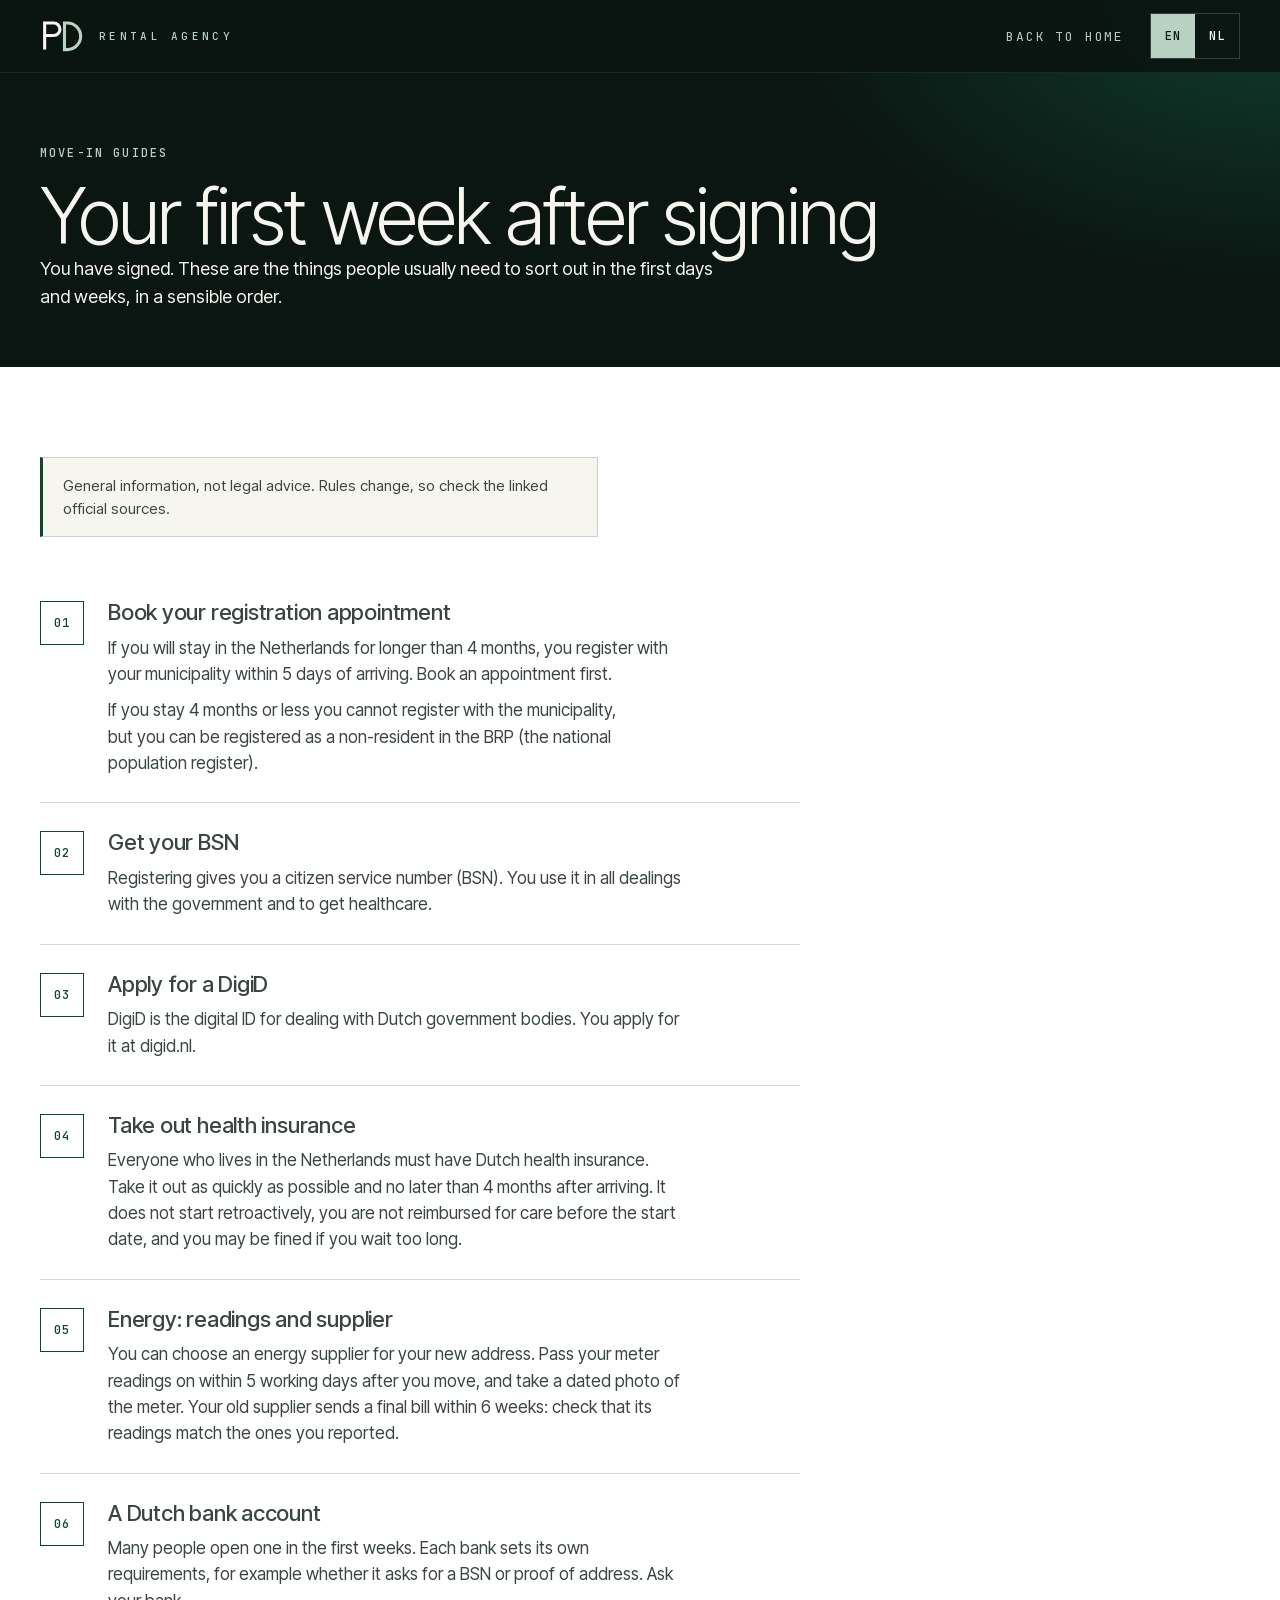
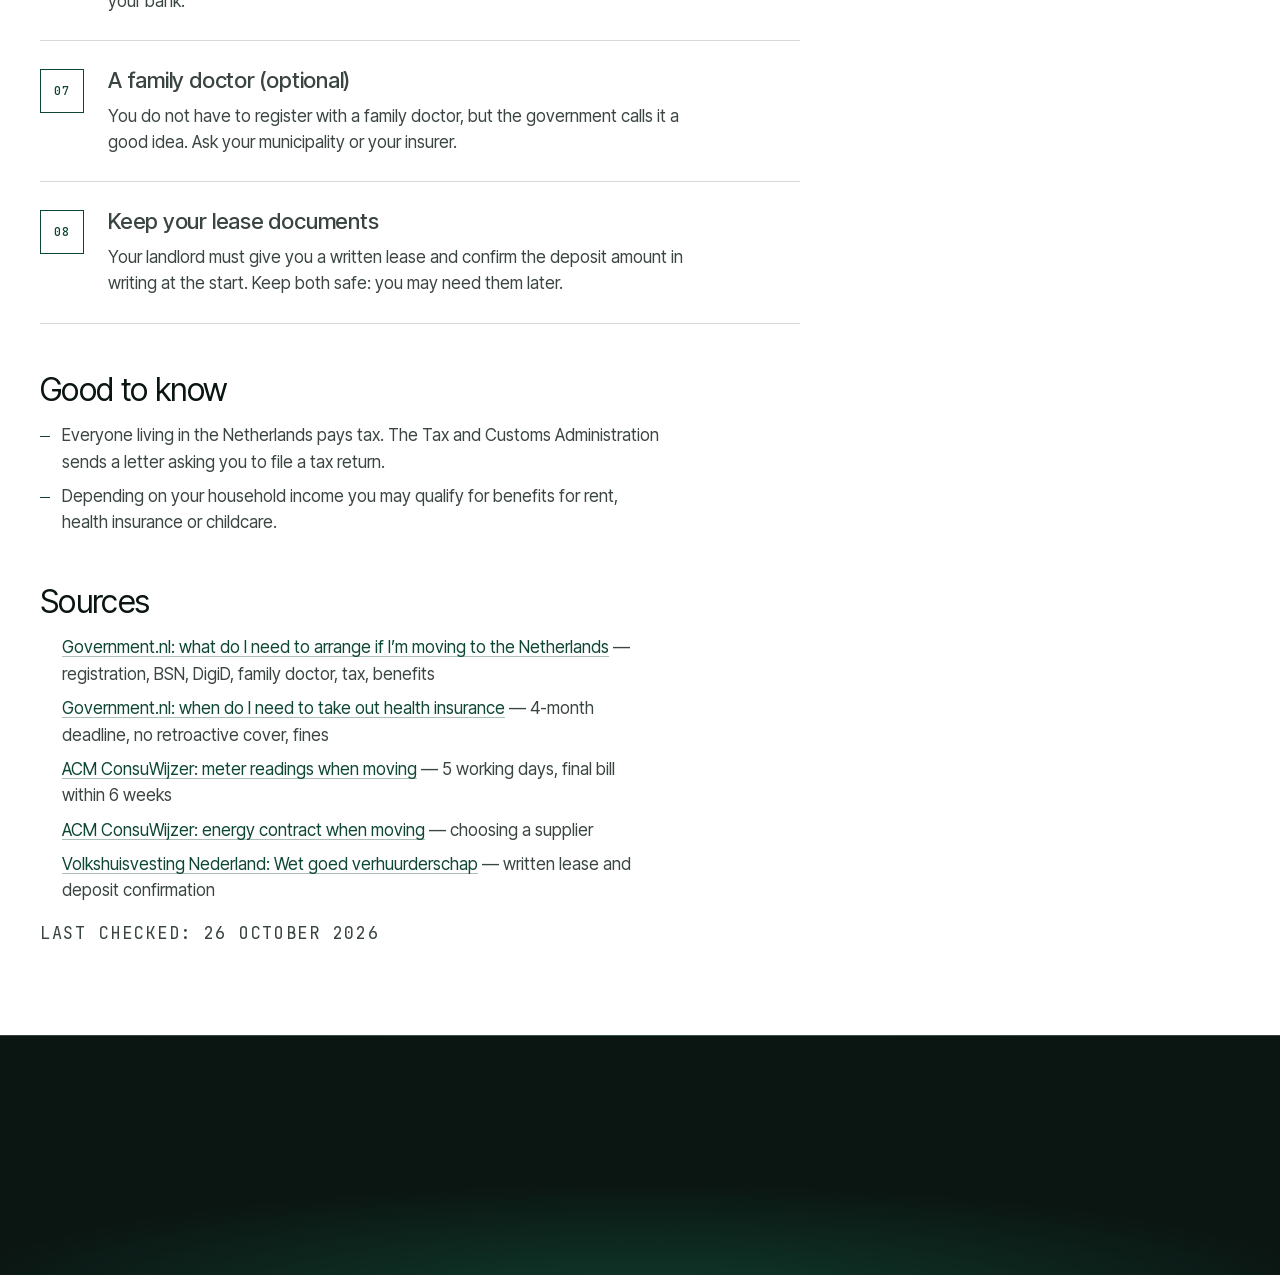
<file: guides/first-week.html>
<!doctype html>
<html lang="en" data-title="g1Title" data-desc="g1Desc">
<head>
  <meta charset="utf-8">
  <meta name="viewport" content="width=device-width, initial-scale=1, viewport-fit=cover">
  <title>Your first week after signing – Property Direct</title>
  <meta name="description" content="What to arrange in your first week after signing a lease in the Netherlands: registration, BSN, DigiD, health insurance and energy.">
  <meta name="theme-color" content="#0B1512">
  <meta name="color-scheme" content="light">
  <meta name="robots" content="index, follow">
  <link rel="alternate" hreflang="en" href="https://propertydirect.nl/guides/first-week.html">
  <link rel="alternate" hreflang="nl" href="https://propertydirect.nl/guides/first-week.html?lang=nl">
  <link rel="alternate" hreflang="x-default" href="https://propertydirect.nl/guides/first-week.html">
  <link rel="canonical" href="https://propertydirect.nl/guides/first-week.html">
  <link rel="icon" type="image/svg+xml" href="../favicon.svg">
  <link rel="icon" type="image/png" sizes="32x32" href="../favicon-32.png">
  <link rel="apple-touch-icon" sizes="180x180" href="../apple-touch-icon.png">
  <link rel="manifest" href="../site.webmanifest">
  <meta property="og:type" content="website">
  <meta property="og:site_name" content="Property Direct">
  <meta property="og:title" content="Your first week after signing – Property Direct">
  <meta property="og:url" content="https://propertydirect.nl/guides/first-week.html">
  <meta property="og:image" content="https://propertydirect.nl/og-image.png">
  <meta property="og:description" content="What to arrange in your first week after signing a lease in the Netherlands: registration, BSN, DigiD, health insurance and energy.">
  <meta name="twitter:card" content="summary_large_image">
  <link rel="preload" href="../fonts/inter-tight-latin.woff2" as="font" type="font/woff2" crossorigin>
  <link rel="stylesheet" href="../css/style.css">
  <script src="../js/config.js" defer></script>
  <script src="../js/i18n.js" defer></script>
  <script>document.documentElement.classList.add('js');</script>
</head>
<body>
  <a class="skip" href="#main" data-i18n="skip">Skip to content</a>
  <svg width="0" height="0" style="position:absolute" aria-hidden="true" focusable="false">
    <symbol id="pd" viewBox="0 0 158 120">
      <path class="mp" d="M16 108 V14 H48 A22 22 0 0 1 48 58 H16" fill="none" stroke-width="11" stroke-linejoin="miter"/>
      <path class="md" d="M86 108 V14 H96 A47 47 0 0 1 96 108 Z" fill="none" stroke-width="11" stroke-linejoin="miter"/>
    </symbol>
  </svg>

  <header class="site-header always-solid" id="site-header">
    <div class="wrap bar">
      <a class="brand" href="../index.html" aria-label="PD Rental Agency – Property Direct">
        <svg class="mark" viewBox="0 0 158 120" width="45" height="34" aria-hidden="true" focusable="false"><use href="#pd"/></svg>
        <span>Rental Agency</span>
      </a>
      <div class="bar-end">
        <a class="back-link" href="../index.html" data-i18n="backHome">Back to home</a>
        <div class="lang" role="group" aria-label="Language / Taal">
          <button type="button" data-lang="en" aria-pressed="true">EN</button>
          <button type="button" data-lang="nl" aria-pressed="false">NL</button>
        </div>
      </div>
    </div>
  </header>

  <main id="main">
    <section class="legal-hero">
      <div class="wrap">
        <p class="label on-dark"><a class="crumb" href="../index.html" data-i18n="guidesLabel">Move-in guides</a></p>
        <h1 data-lang-block="en">Your first week after signing</h1>
        <h1 data-lang-block="nl" hidden>Je eerste week na het tekenen</h1>
        <p class="lead-hero" data-lang-block="en">You have signed. These are the things people usually need to sort out in the first days and weeks, in a sensible order.</p>
        <p class="lead-hero" data-lang-block="nl" hidden>Je hebt getekend. Dit zijn de dingen die je meestal in de eerste dagen en weken moet regelen, in een handige volgorde.</p>
      </div>
    </section>
    <section class="legal guide">
      <div class="wrap">
        <div class="doc" data-lang-block="en">
<p class="notice">General information, not legal advice. Rules change, so check the linked official sources.</p>
<ol class="steps">
<li><h2>Book your registration appointment</h2><p>If you will stay in the Netherlands for longer than 4 months, you register with your municipality within 5 days of arriving. Book an appointment first.</p><p>If you stay 4 months or less you cannot register with the municipality, but you can be registered as a non-resident in the BRP (the national population register).</p></li>
<li><h2>Get your BSN</h2><p>Registering gives you a citizen service number (BSN). You use it in all dealings with the government and to get healthcare.</p></li>
<li><h2>Apply for a DigiD</h2><p>DigiD is the digital ID for dealing with Dutch government bodies. You apply for it at digid.nl.</p></li>
<li><h2>Take out health insurance</h2><p>Everyone who lives in the Netherlands must have Dutch health insurance. Take it out as quickly as possible and no later than 4 months after arriving. It does not start retroactively, you are not reimbursed for care before the start date, and you may be fined if you wait too long.</p></li>
<li><h2>Energy: readings and supplier</h2><p>You can choose an energy supplier for your new address. Pass your meter readings on within 5 working days after you move, and take a dated photo of the meter. Your old supplier sends a final bill within 6 weeks: check that its readings match the ones you reported.</p></li>
<li><h2>A Dutch bank account</h2><p>Many people open one in the first weeks. Each bank sets its own requirements, for example whether it asks for a BSN or proof of address. Ask your bank.</p></li>
<li><h2>A family doctor (optional)</h2><p>You do not have to register with a family doctor, but the government calls it a good idea. Ask your municipality or your insurer.</p></li>
<li><h2>Keep your lease documents</h2><p>Your landlord must give you a written lease and confirm the deposit amount in writing at the start. Keep both safe: you may need them later.</p></li>
</ol>
<h2>Good to know</h2>
<ul>
<li>Everyone living in the Netherlands pays tax. The Tax and Customs Administration sends a letter asking you to file a tax return.</li>
<li>Depending on your household income you may qualify for benefits for rent, health insurance or childcare.</li>
</ul>
<h2>Sources</h2><ul class="src-list"><li><a href="https://www.government.nl/documents/question-and-answer/what-do-i-need-to-arrange-if-im-moving-to-the-netherlands" target="_blank" rel="noopener">Government.nl: what do I need to arrange if I’m moving to the Netherlands</a> — registration, BSN, DigiD, family doctor, tax, benefits</li><li><a href="https://www.government.nl/documents/question-and-answer/health-insurance/when-do-i-need-to-take-out-health-insurance-if-i-come-to-live-in-the-netherlands" target="_blank" rel="noopener">Government.nl: when do I need to take out health insurance</a> — 4-month deadline, no retroactive cover, fines</li><li><a href="https://consument.acm.nl/energie/energierekening/eindafrekening/meterstanden-bij-verhuizing-overstap" target="_blank" rel="noopener">ACM ConsuWijzer: meter readings when moving</a> — 5 working days, final bill within 6 weeks</li><li><a href="https://consument.acm.nl/vergelijken-en-overstappen/energie/wat-moet-ik-doen-als-ik-ga-verhuizen" target="_blank" rel="noopener">ACM ConsuWijzer: energy contract when moving</a> — choosing a supplier</li><li><a href="https://www.volkshuisvestingnederland.nl/onderwerpen/huren-en-wonen/wet-goed-verhuurderschap/voor-huurders" target="_blank" rel="noopener">Volkshuisvesting Nederland: Wet goed verhuurderschap</a> — written lease and deposit confirmation</li></ul><p class="checked">Last checked: 26 October 2026</p>
        </div>
        <div class="doc" data-lang-block="nl" hidden>
<p class="notice">Algemene informatie, geen juridisch advies. Regels veranderen, controleer dus de officiële bronnen.</p>
<ol class="steps">
<li><h2>Plan je inschrijfafspraak</h2><p>Blijf je langer dan 4 maanden in Nederland, dan schrijf je je binnen 5 dagen na aankomst in bij de gemeente. Maak eerst een afspraak.</p><p>Blijf je 4 maanden of korter, dan kun je je niet bij de gemeente inschrijven, maar wel laten registreren als niet-ingezetene in de BRP (de landelijke basisregistratie personen).</p></li>
<li><h2>Ontvang je BSN</h2><p>Door je in te schrijven krijg je een burgerservicenummer (BSN). Dat gebruik je bij alle contact met de overheid en om zorg te krijgen.</p></li>
<li><h2>Vraag een DigiD aan</h2><p>Met DigiD log je veilig in bij Nederlandse overheidsinstanties. Je vraagt het aan via digid.nl.</p></li>
<li><h2>Sluit een zorgverzekering af</h2><p>Iedereen die in Nederland woont moet een Nederlandse zorgverzekering hebben. Sluit die zo snel mogelijk af en uiterlijk 4 maanden na aankomst. De dekking gaat niet met terugwerkende kracht in, zorg vóór de ingangsdatum krijg je niet vergoed, en je kunt een boete krijgen als je te lang wacht.</p></li>
<li><h2>Energie: standen en leverancier</h2><p>Je kunt een energieleverancier kiezen voor je nieuwe adres. Geef je meterstanden binnen 5 werkdagen na je verhuizing door en maak een foto van de meter met datum. Je oude leverancier stuurt binnen 6 weken een eindafrekening: controleer of de standen kloppen met wat je hebt doorgegeven.</p></li>
<li><h2>Een Nederlandse bankrekening</h2><p>Veel mensen openen die in de eerste weken. Elke bank stelt eigen eisen, bijvoorbeeld of een BSN of bewijs van adres nodig is. Vraag het je bank.</p></li>
<li><h2>Een huisarts (optioneel)</h2><p>Je hoeft je niet bij een huisarts in te schrijven, maar de overheid noemt het verstandig. Vraag je gemeente of zorgverzekeraar.</p></li>
<li><h2>Bewaar je huurdocumenten</h2><p>Je verhuurder moet je een schriftelijk huurcontract geven en de hoogte van de borg aan het begin schriftelijk bevestigen. Bewaar beide goed: je kunt ze later nodig hebben.</p></li>
</ol>
<h2>Goed om te weten</h2>
<ul>
<li>Iedereen die in Nederland woont betaalt belasting. De Belastingdienst stuurt je een brief met het verzoek aangifte te doen.</li>
<li>Afhankelijk van je huishoudinkomen kom je misschien in aanmerking voor toeslagen voor huur, zorgverzekering of kinderopvang.</li>
</ul>
<h2>Bronnen</h2><ul class="src-list"><li><a href="https://www.government.nl/documents/question-and-answer/what-do-i-need-to-arrange-if-im-moving-to-the-netherlands" target="_blank" rel="noopener">Government.nl: what do I need to arrange if I’m moving to the Netherlands</a> — registration, BSN, DigiD, family doctor, tax, benefits</li><li><a href="https://www.government.nl/documents/question-and-answer/health-insurance/when-do-i-need-to-take-out-health-insurance-if-i-come-to-live-in-the-netherlands" target="_blank" rel="noopener">Government.nl: when do I need to take out health insurance</a> — 4-month deadline, no retroactive cover, fines</li><li><a href="https://consument.acm.nl/energie/energierekening/eindafrekening/meterstanden-bij-verhuizing-overstap" target="_blank" rel="noopener">ACM ConsuWijzer: meter readings when moving</a> — 5 working days, final bill within 6 weeks</li><li><a href="https://consument.acm.nl/vergelijken-en-overstappen/energie/wat-moet-ik-doen-als-ik-ga-verhuizen" target="_blank" rel="noopener">ACM ConsuWijzer: energy contract when moving</a> — choosing a supplier</li><li><a href="https://www.volkshuisvestingnederland.nl/onderwerpen/huren-en-wonen/wet-goed-verhuurderschap/voor-huurders" target="_blank" rel="noopener">Volkshuisvesting Nederland: Wet goed verhuurderschap</a> — written lease and deposit confirmation</li></ul><p class="checked">Laatst gecontroleerd: 26 oktober 2026</p>
        </div>
      </div>
    </section>
  </main>

  <footer class="site-footer">
    <div class="wrap">
      <ul class="flinks legal-links">
        <li><a href="../index.html">Property Direct</a></li>
        <li><a href="../privacy.html" data-i18n="privacyLink">Privacy Policy</a></li>
        <li><a href="../terms.html" data-i18n="termsLink">Terms and Conditions</a></li>
        <li><a href="../mandate.html" data-i18n="mandateLink">Mandate and cancellation</a></li>
        <li><a href="../guides/index.html" data-i18n="guidesLink">Move-in guides</a></li>
      </ul>
      <p class="fine" data-i18n="fVof" style="margin-top:20px;padding-top:20px">Property Direct is a trade name of a general partnership (vof).</p>
    </div>
  </footer>

</body>
</html>
</file>
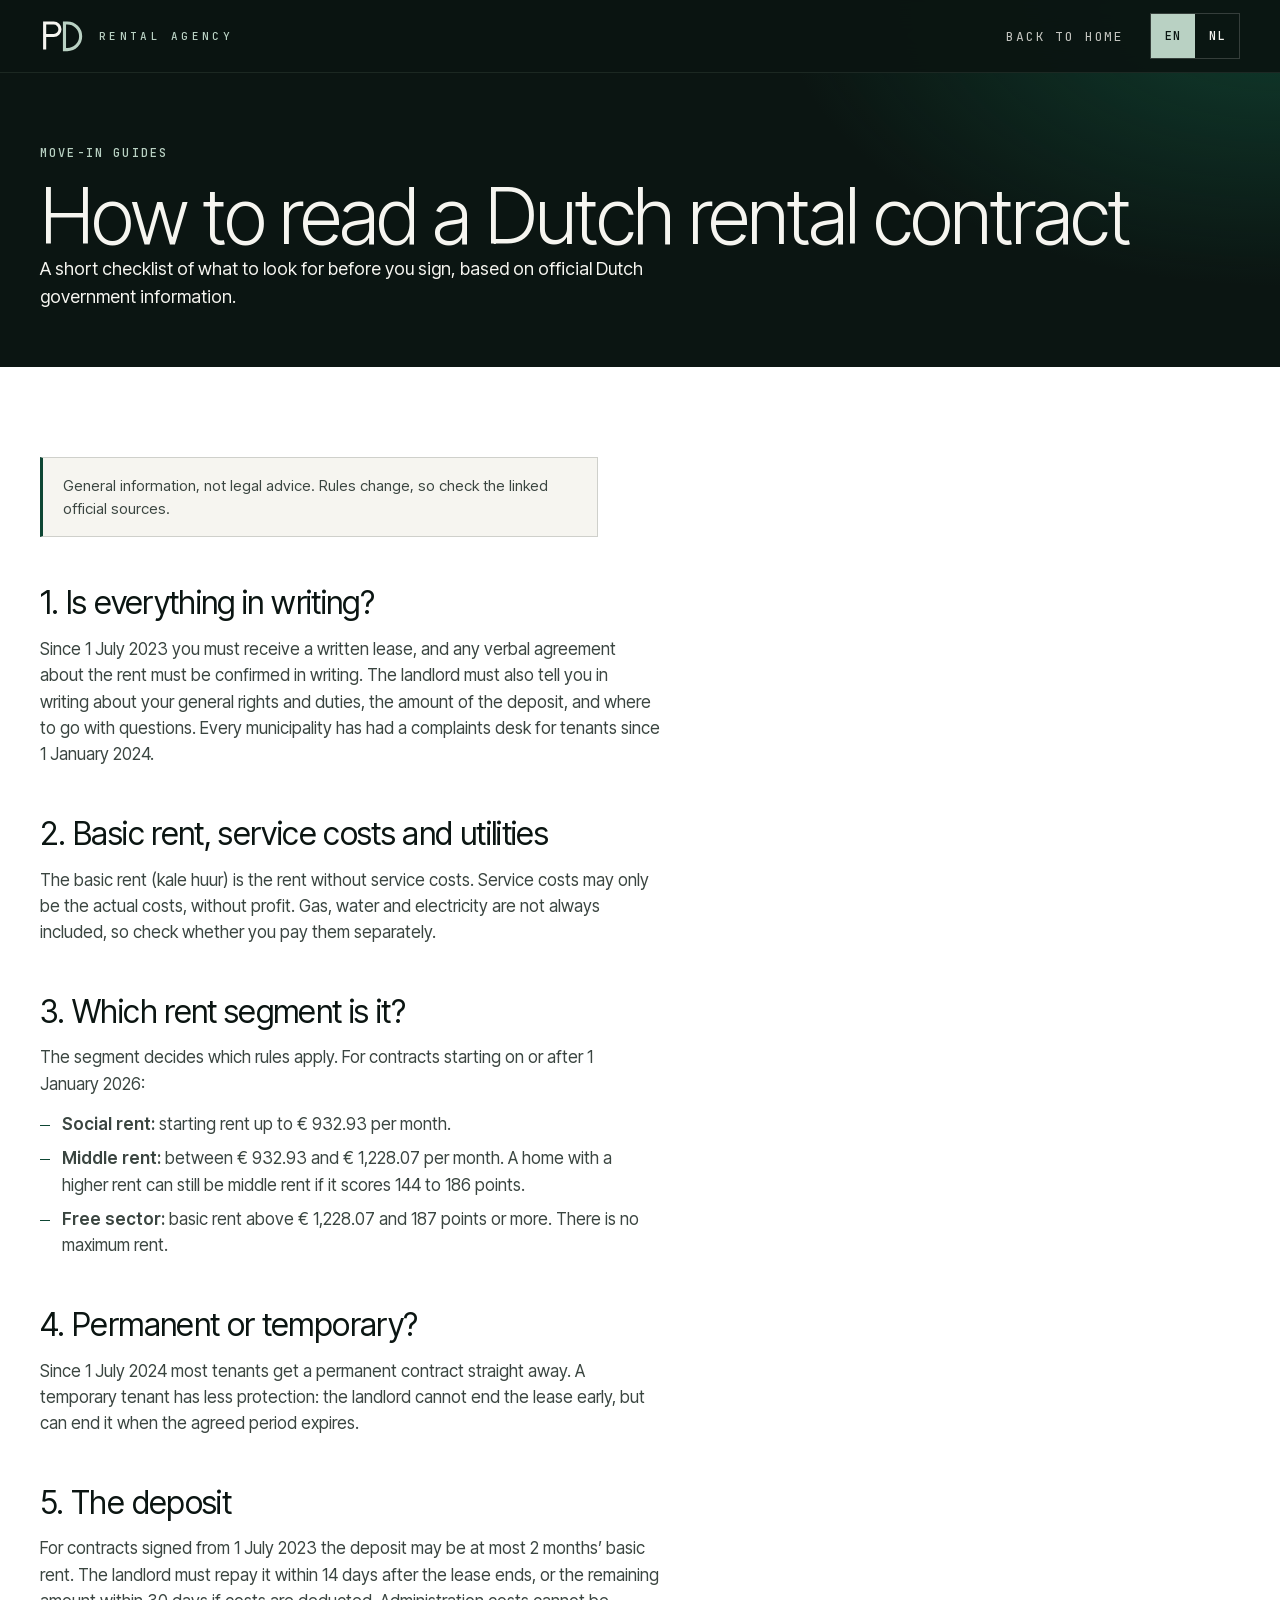
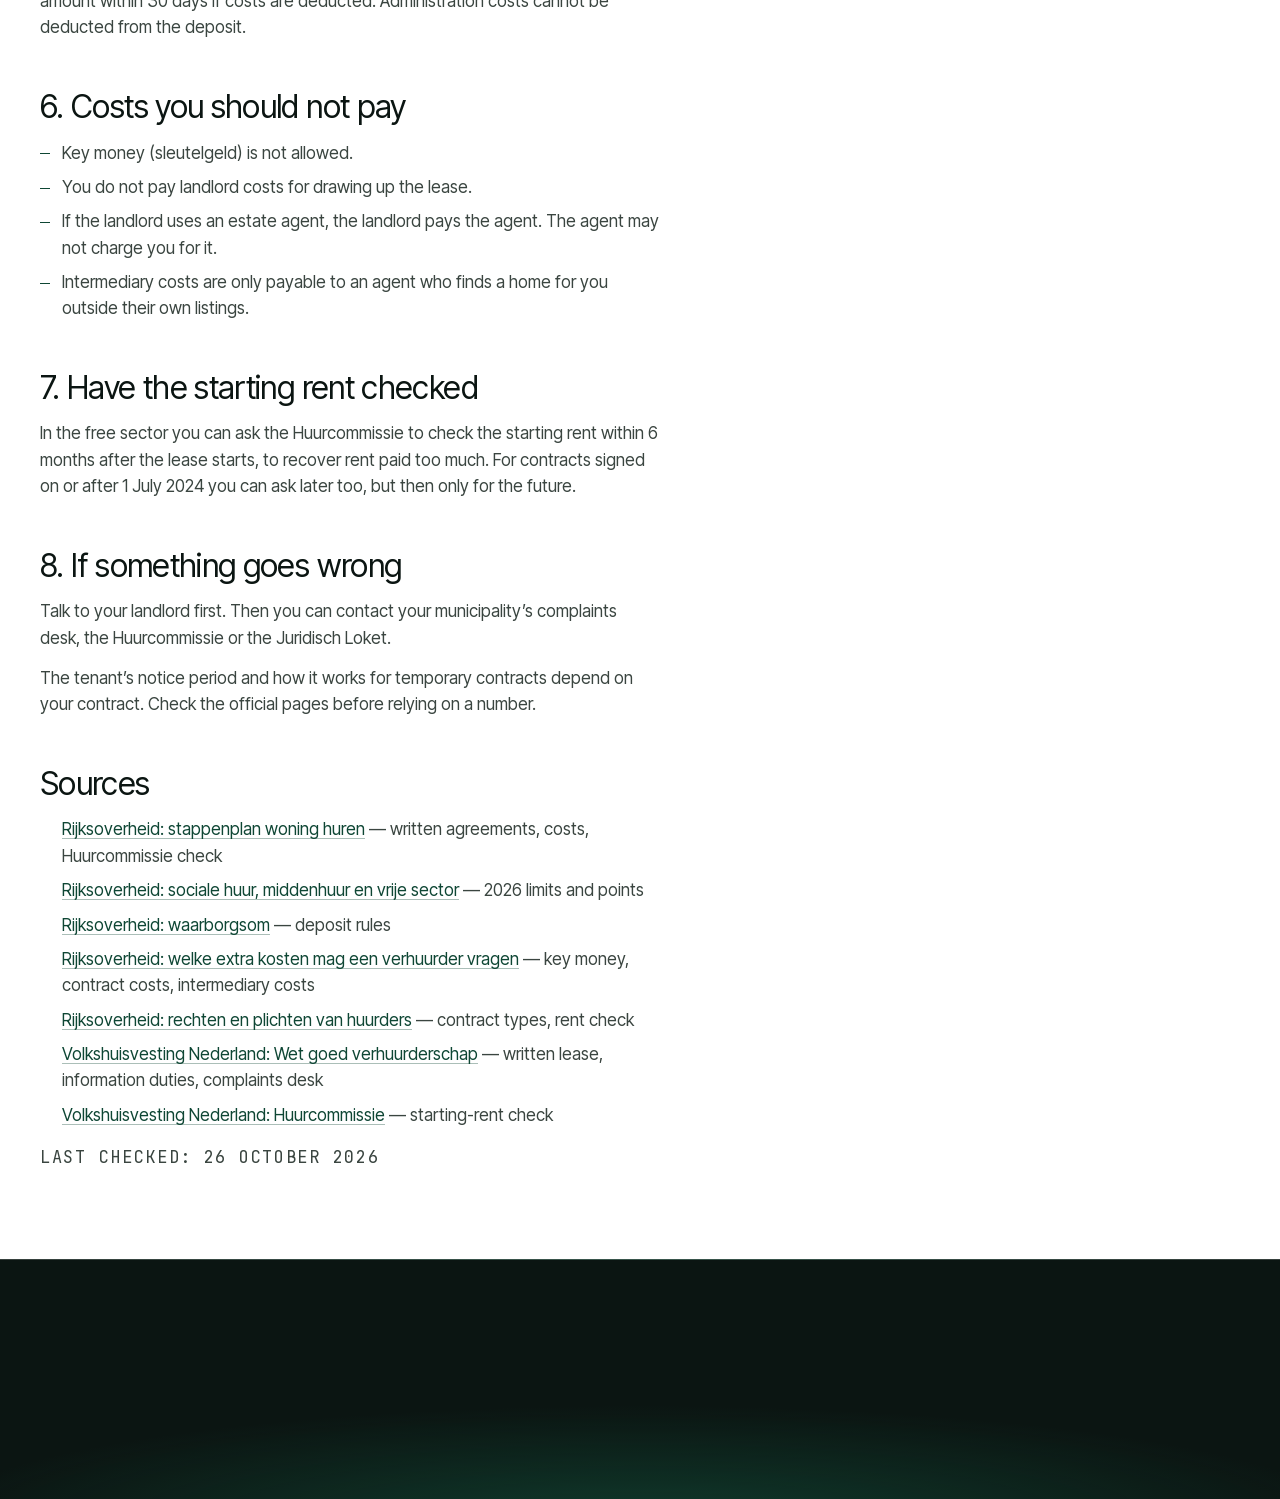
<file: guides/rental-contract.html>
<!doctype html>
<html lang="en" data-title="g2Title" data-desc="g2Desc">
<head>
  <meta charset="utf-8">
  <meta name="viewport" content="width=device-width, initial-scale=1, viewport-fit=cover">
  <title>How to read a Dutch rental contract – Property Direct</title>
  <meta name="description" content="What a Dutch rental contract must contain, which costs are allowed, deposit rules, rent segments for 2026 and how to have the rent checked.">
  <meta name="theme-color" content="#0B1512">
  <meta name="color-scheme" content="light">
  <meta name="robots" content="index, follow">
  <link rel="alternate" hreflang="en" href="https://propertydirect.nl/guides/rental-contract.html">
  <link rel="alternate" hreflang="nl" href="https://propertydirect.nl/guides/rental-contract.html?lang=nl">
  <link rel="alternate" hreflang="x-default" href="https://propertydirect.nl/guides/rental-contract.html">
  <link rel="canonical" href="https://propertydirect.nl/guides/rental-contract.html">
  <link rel="icon" type="image/svg+xml" href="../favicon.svg">
  <link rel="icon" type="image/png" sizes="32x32" href="../favicon-32.png">
  <link rel="apple-touch-icon" sizes="180x180" href="../apple-touch-icon.png">
  <link rel="manifest" href="../site.webmanifest">
  <meta property="og:type" content="website">
  <meta property="og:site_name" content="Property Direct">
  <meta property="og:title" content="How to read a Dutch rental contract – Property Direct">
  <meta property="og:url" content="https://propertydirect.nl/guides/rental-contract.html">
  <meta property="og:image" content="https://propertydirect.nl/og-image.png">
  <meta property="og:description" content="What a Dutch rental contract must contain, which costs are allowed, deposit rules, rent segments for 2026 and how to have the rent checked.">
  <meta name="twitter:card" content="summary_large_image">
  <link rel="preload" href="../fonts/inter-tight-latin.woff2" as="font" type="font/woff2" crossorigin>
  <link rel="stylesheet" href="../css/style.css">
  <script src="../js/config.js" defer></script>
  <script src="../js/i18n.js" defer></script>
  <script>document.documentElement.classList.add('js');</script>
</head>
<body>
  <a class="skip" href="#main" data-i18n="skip">Skip to content</a>
  <svg width="0" height="0" style="position:absolute" aria-hidden="true" focusable="false">
    <symbol id="pd" viewBox="0 0 158 120">
      <path class="mp" d="M16 108 V14 H48 A22 22 0 0 1 48 58 H16" fill="none" stroke-width="11" stroke-linejoin="miter"/>
      <path class="md" d="M86 108 V14 H96 A47 47 0 0 1 96 108 Z" fill="none" stroke-width="11" stroke-linejoin="miter"/>
    </symbol>
  </svg>

  <header class="site-header always-solid" id="site-header">
    <div class="wrap bar">
      <a class="brand" href="../index.html" aria-label="PD Rental Agency – Property Direct">
        <svg class="mark" viewBox="0 0 158 120" width="45" height="34" aria-hidden="true" focusable="false"><use href="#pd"/></svg>
        <span>Rental Agency</span>
      </a>
      <div class="bar-end">
        <a class="back-link" href="../index.html" data-i18n="backHome">Back to home</a>
        <div class="lang" role="group" aria-label="Language / Taal">
          <button type="button" data-lang="en" aria-pressed="true">EN</button>
          <button type="button" data-lang="nl" aria-pressed="false">NL</button>
        </div>
      </div>
    </div>
  </header>

  <main id="main">
    <section class="legal-hero">
      <div class="wrap">
        <p class="label on-dark"><a class="crumb" href="../index.html" data-i18n="guidesLabel">Move-in guides</a></p>
        <h1 data-lang-block="en">How to read a Dutch rental contract</h1>
        <h1 data-lang-block="nl" hidden>Zo lees je een Nederlands huurcontract</h1>
        <p class="lead-hero" data-lang-block="en">A short checklist of what to look for before you sign, based on official Dutch government information.</p>
        <p class="lead-hero" data-lang-block="nl" hidden>Een korte checklist van waar je op let voordat je tekent, gebaseerd op officiële informatie van de Nederlandse overheid.</p>
      </div>
    </section>
    <section class="legal guide">
      <div class="wrap">
        <div class="doc" data-lang-block="en">
<p class="notice">General information, not legal advice. Rules change, so check the linked official sources.</p>
<h2>1. Is everything in writing?</h2>
<p>Since 1 July 2023 you must receive a written lease, and any verbal agreement about the rent must be confirmed in writing. The landlord must also tell you in writing about your general rights and duties, the amount of the deposit, and where to go with questions. Every municipality has had a complaints desk for tenants since 1 January 2024.</p>
<h2>2. Basic rent, service costs and utilities</h2>
<p>The basic rent (kale huur) is the rent without service costs. Service costs may only be the actual costs, without profit. Gas, water and electricity are not always included, so check whether you pay them separately.</p>
<h2>3. Which rent segment is it?</h2>
<p>The segment decides which rules apply. For contracts starting on or after 1 January 2026:</p>
<ul>
<li><strong>Social rent:</strong> starting rent up to € 932.93 per month.</li>
<li><strong>Middle rent:</strong> between € 932.93 and € 1,228.07 per month. A home with a higher rent can still be middle rent if it scores 144 to 186 points.</li>
<li><strong>Free sector:</strong> basic rent above € 1,228.07 and 187 points or more. There is no maximum rent.</li>
</ul>
<h2>4. Permanent or temporary?</h2>
<p>Since 1 July 2024 most tenants get a permanent contract straight away. A temporary tenant has less protection: the landlord cannot end the lease early, but can end it when the agreed period expires.</p>
<h2>5. The deposit</h2>
<p>For contracts signed from 1 July 2023 the deposit may be at most 2 months’ basic rent. The landlord must repay it within 14 days after the lease ends, or the remaining amount within 30 days if costs are deducted. Administration costs cannot be deducted from the deposit.</p>
<h2>6. Costs you should not pay</h2>
<ul>
<li>Key money (sleutelgeld) is not allowed.</li>
<li>You do not pay landlord costs for drawing up the lease.</li>
<li>If the landlord uses an estate agent, the landlord pays the agent. The agent may not charge you for it.</li>
<li>Intermediary costs are only payable to an agent who finds a home for you outside their own listings.</li>
</ul>
<h2>7. Have the starting rent checked</h2>
<p>In the free sector you can ask the Huurcommissie to check the starting rent within 6 months after the lease starts, to recover rent paid too much. For contracts signed on or after 1 July 2024 you can ask later too, but then only for the future.</p>
<h2>8. If something goes wrong</h2>
<p>Talk to your landlord first. Then you can contact your municipality’s complaints desk, the Huurcommissie or the Juridisch Loket.</p>
<p>The tenant’s notice period and how it works for temporary contracts depend on your contract. Check the official pages before relying on a number.</p>
<h2>Sources</h2><ul class="src-list"><li><a href="https://www.rijksoverheid.nl/onderwerpen/woning-huren/stappenplan-woning-huren" target="_blank" rel="noopener">Rijksoverheid: stappenplan woning huren</a> — written agreements, costs, Huurcommissie check</li><li><a href="https://www.rijksoverheid.nl/onderwerpen/huurwoning-zoeken/vraag-en-antwoord/wat-is-het-verschil-tussen-een-sociale-huurwoning-een-middenhuurwoning-en-een-huurwoning-in-de-vrije-sector" target="_blank" rel="noopener">Rijksoverheid: sociale huur, middenhuur en vrije sector</a> — 2026 limits and points</li><li><a href="https://www.rijksoverheid.nl/vraag-en-antwoord/woning-huren/woning-huren-waarborgsom" target="_blank" rel="noopener">Rijksoverheid: waarborgsom</a> — deposit rules</li><li><a href="https://www.rijksoverheid.nl/vraag-en-antwoord/woning-huren/welke-extra-kosten-mag-verhuurder-bij-een-huurcontract-vragen" target="_blank" rel="noopener">Rijksoverheid: welke extra kosten mag een verhuurder vragen</a> — key money, contract costs, intermediary costs</li><li><a href="https://rijksoverheid.nl/vraag-en-antwoord/woning-huren/welke-rechten-en-plichten-heb-ik-als-huurder" target="_blank" rel="noopener">Rijksoverheid: rechten en plichten van huurders</a> — contract types, rent check</li><li><a href="https://www.volkshuisvestingnederland.nl/onderwerpen/huren-en-wonen/wet-goed-verhuurderschap/voor-huurders" target="_blank" rel="noopener">Volkshuisvesting Nederland: Wet goed verhuurderschap</a> — written lease, information duties, complaints desk</li><li><a href="https://www.volkshuisvestingnederland.nl/onderwerpen/huren-en-wonen/huurbescherming-en-huurcontracten/huurcommissie" target="_blank" rel="noopener">Volkshuisvesting Nederland: Huurcommissie</a> — starting-rent check</li></ul><p class="checked">Last checked: 26 October 2026</p>
        </div>
        <div class="doc" data-lang-block="nl" hidden>
<p class="notice">Algemene informatie, geen juridisch advies. Regels veranderen, controleer dus de officiële bronnen.</p>
<h2>1. Staat alles op papier?</h2>
<p>Sinds 1 juli 2023 moet je een schriftelijk huurcontract krijgen en moet elke mondelinge afspraak over de huur schriftelijk worden bevestigd. De verhuurder moet je ook schriftelijk informeren over je algemene rechten en plichten, de hoogte van de borg en waar je met vragen terechtkunt. Elke gemeente heeft sinds 1 januari 2024 een meldpunt voor huurders.</p>
<h2>2. Kale huur, servicekosten en energie</h2>
<p>De kale huur is de huur zonder servicekosten. Servicekosten mogen alleen de werkelijke kosten zijn, zonder winst. Gas, water en licht zijn niet altijd inbegrepen, dus kijk of je die apart betaalt.</p>
<h2>3. In welk huursegment valt de woning?</h2>
<p>Het segment bepaalt welke regels gelden. Voor contracten die op of na 1 januari 2026 beginnen:</p>
<ul>
<li><strong>Sociale huur:</strong> beginhuur tot € 932,93 per maand.</li>
<li><strong>Middenhuur:</strong> tussen € 932,93 en € 1.228,07 per maand. Een woning met een hogere huur kan toch middenhuur zijn als hij 144 tot 186 punten scoort.</li>
<li><strong>Vrije sector:</strong> kale huur boven € 1.228,07 en 187 punten of meer. Er is geen maximale huur.</li>
</ul>
<h2>4. Vast of tijdelijk?</h2>
<p>Sinds 1 juli 2024 krijgen de meeste huurders meteen een vast contract. Een tijdelijke huurder heeft minder bescherming: de verhuurder kan de huur niet tussentijds beëindigen, maar wel als de afgesproken periode afloopt.</p>
<h2>5. De borg</h2>
<p>Bij contracten die vanaf 1 juli 2023 zijn gesloten mag de borg maximaal 2 maanden kale huur zijn. De verhuurder moet de borg binnen 14 dagen na het einde van de huur terugbetalen, of het resterende bedrag binnen 30 dagen als er kosten worden verrekend. Administratiekosten mogen niet met de borg worden verrekend.</p>
<h2>6. Kosten die je niet hoeft te betalen</h2>
<ul>
<li>Sleutelgeld is niet toegestaan.</li>
<li>Je betaalt geen verhuurkosten voor het opstellen van het huurcontract.</li>
<li>Gebruikt de verhuurder een makelaar, dan betaalt de verhuurder die makelaar. De makelaar mag jou daar niets voor rekenen.</li>
<li>Bemiddelingskosten betaal je alleen aan een makelaar die een woning voor je vindt buiten zijn eigen aanbod.</li>
</ul>
<h2>7. Laat de beginhuur toetsen</h2>
<p>In de vrije sector kun je de Huurcommissie vragen de beginhuur te toetsen binnen 6 maanden nadat de huur is ingegaan, om te veel betaalde huur terug te krijgen. Bij contracten die op of na 1 juli 2024 zijn gesloten kan het ook later, maar dan alleen voor de toekomst.</p>
<h2>8. Als er iets misgaat</h2>
<p>Bespreek het eerst met je verhuurder. Daarna kun je terecht bij het meldpunt van je gemeente, de Huurcommissie of het Juridisch Loket.</p>
<p>De opzegtermijn voor de huurder en hoe die werkt bij tijdelijke contracten hangt af van je contract. Controleer de officiële pagina’s voordat je op een getal vertrouwt.</p>
<h2>Bronnen</h2><ul class="src-list"><li><a href="https://www.rijksoverheid.nl/onderwerpen/woning-huren/stappenplan-woning-huren" target="_blank" rel="noopener">Rijksoverheid: stappenplan woning huren</a> — written agreements, costs, Huurcommissie check</li><li><a href="https://www.rijksoverheid.nl/onderwerpen/huurwoning-zoeken/vraag-en-antwoord/wat-is-het-verschil-tussen-een-sociale-huurwoning-een-middenhuurwoning-en-een-huurwoning-in-de-vrije-sector" target="_blank" rel="noopener">Rijksoverheid: sociale huur, middenhuur en vrije sector</a> — 2026 limits and points</li><li><a href="https://www.rijksoverheid.nl/vraag-en-antwoord/woning-huren/woning-huren-waarborgsom" target="_blank" rel="noopener">Rijksoverheid: waarborgsom</a> — deposit rules</li><li><a href="https://www.rijksoverheid.nl/vraag-en-antwoord/woning-huren/welke-extra-kosten-mag-verhuurder-bij-een-huurcontract-vragen" target="_blank" rel="noopener">Rijksoverheid: welke extra kosten mag een verhuurder vragen</a> — key money, contract costs, intermediary costs</li><li><a href="https://rijksoverheid.nl/vraag-en-antwoord/woning-huren/welke-rechten-en-plichten-heb-ik-als-huurder" target="_blank" rel="noopener">Rijksoverheid: rechten en plichten van huurders</a> — contract types, rent check</li><li><a href="https://www.volkshuisvestingnederland.nl/onderwerpen/huren-en-wonen/wet-goed-verhuurderschap/voor-huurders" target="_blank" rel="noopener">Volkshuisvesting Nederland: Wet goed verhuurderschap</a> — written lease, information duties, complaints desk</li><li><a href="https://www.volkshuisvestingnederland.nl/onderwerpen/huren-en-wonen/huurbescherming-en-huurcontracten/huurcommissie" target="_blank" rel="noopener">Volkshuisvesting Nederland: Huurcommissie</a> — starting-rent check</li></ul><p class="checked">Laatst gecontroleerd: 26 oktober 2026</p>
        </div>
      </div>
    </section>
  </main>

  <footer class="site-footer">
    <div class="wrap">
      <ul class="flinks legal-links">
        <li><a href="../index.html">Property Direct</a></li>
        <li><a href="../privacy.html" data-i18n="privacyLink">Privacy Policy</a></li>
        <li><a href="../terms.html" data-i18n="termsLink">Terms and Conditions</a></li>
        <li><a href="../mandate.html" data-i18n="mandateLink">Mandate and cancellation</a></li>
        <li><a href="../guides/index.html" data-i18n="guidesLink">Move-in guides</a></li>
      </ul>
      <p class="fine" data-i18n="fVof" style="margin-top:20px;padding-top:20px">Property Direct is a trade name of a general partnership (vof).</p>
    </div>
  </footer>

</body>
</html>
</file>
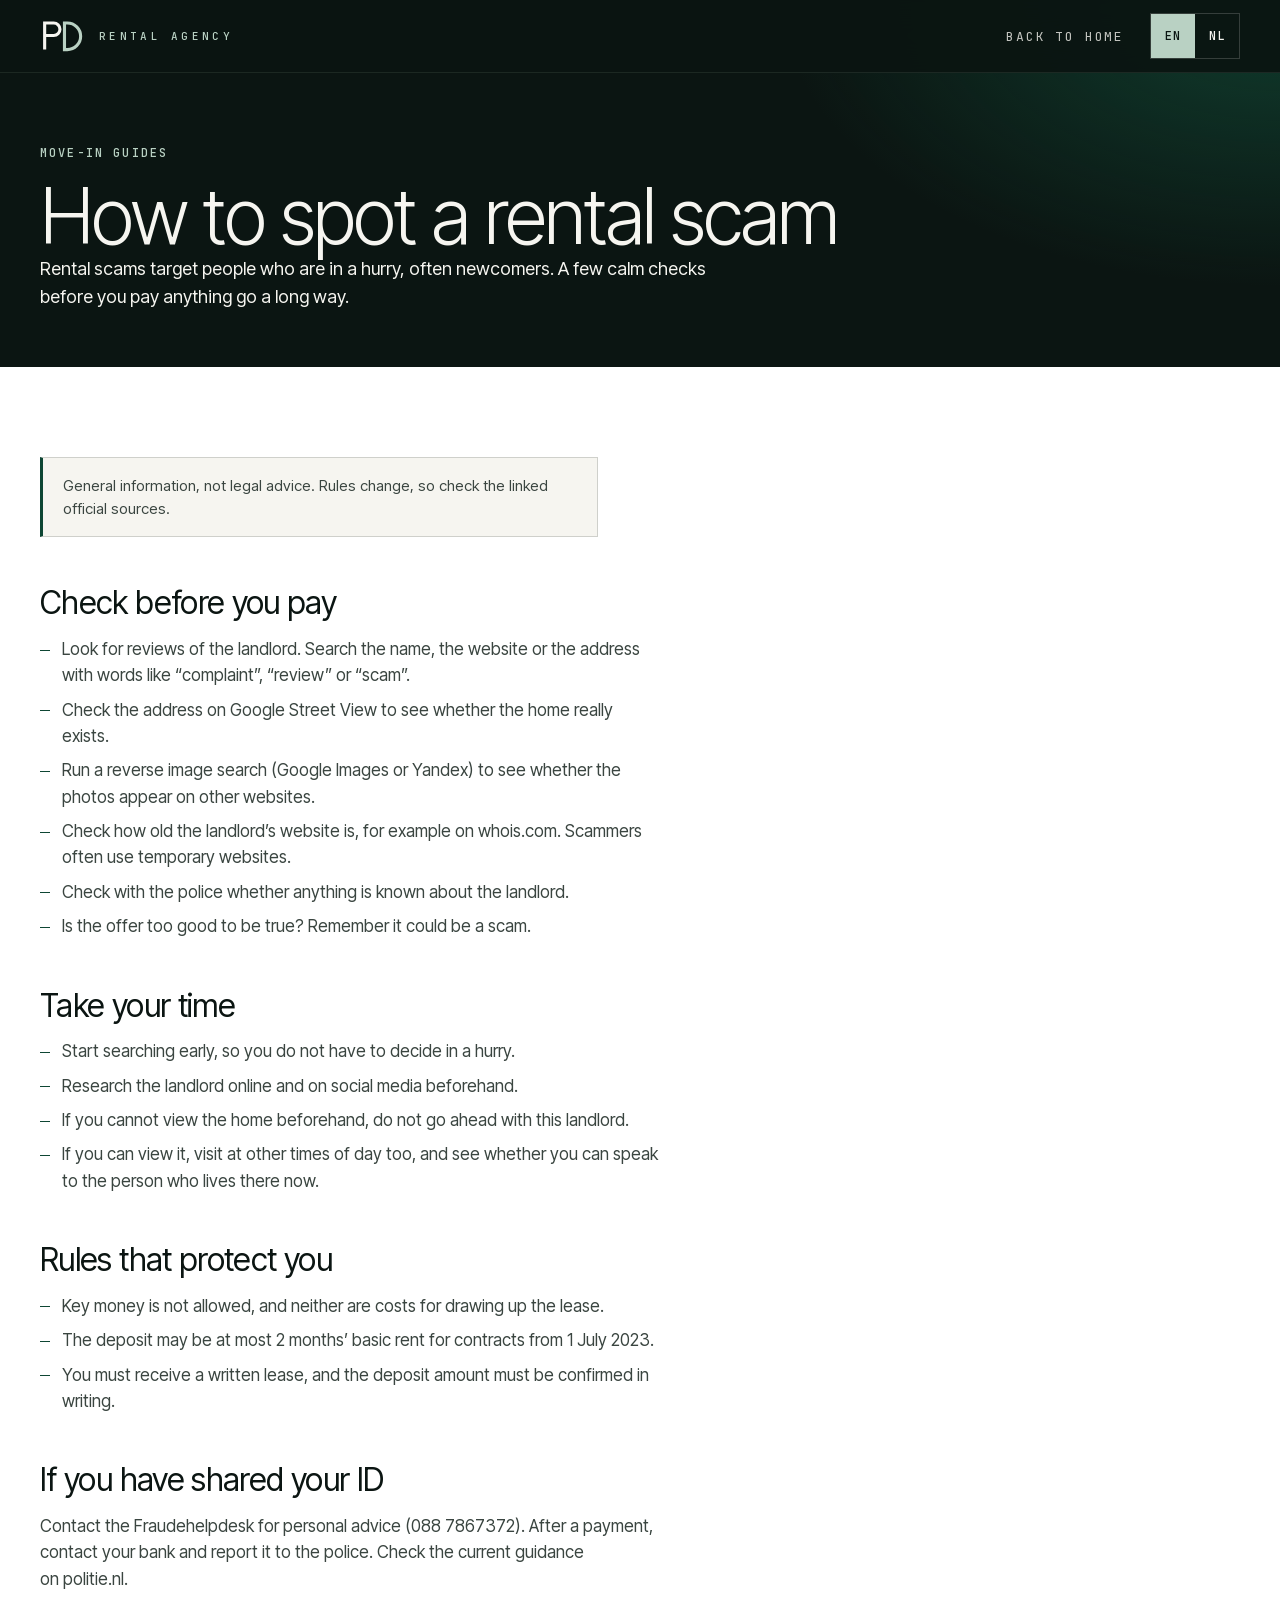
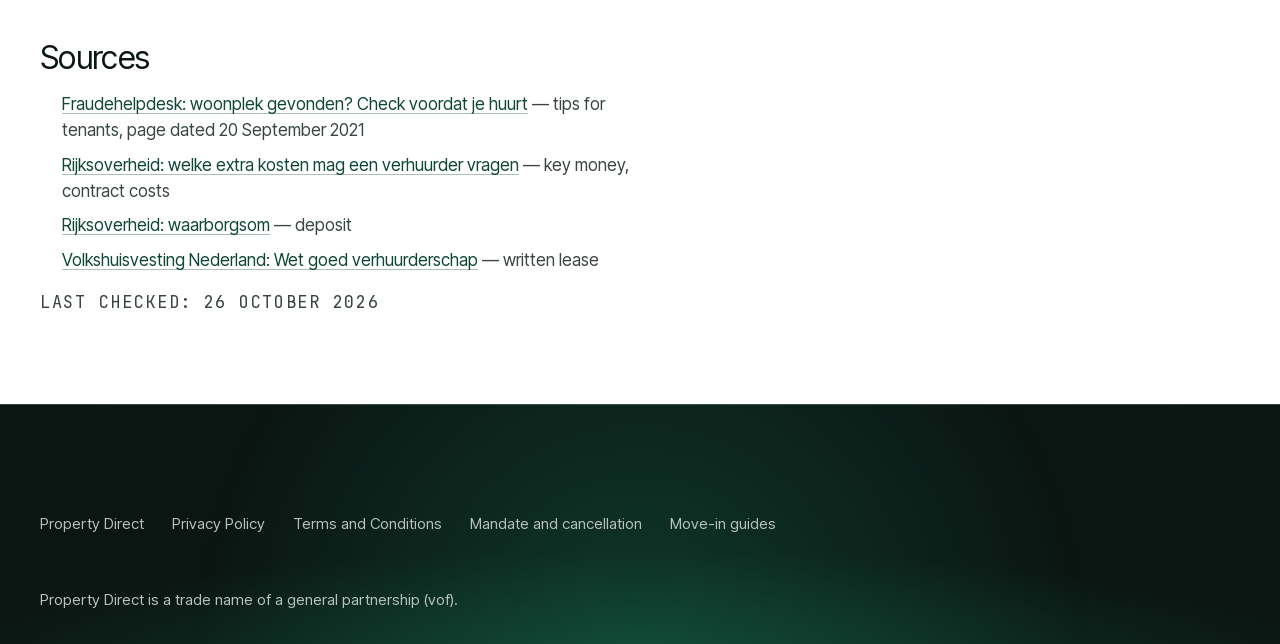
<file: guides/rental-scams.html>
<!doctype html>
<html lang="en" data-title="g3Title" data-desc="g3Desc">
<head>
  <meta charset="utf-8">
  <meta name="viewport" content="width=device-width, initial-scale=1, viewport-fit=cover">
  <title>How to spot a rental scam – Property Direct</title>
  <meta name="description" content="Checks that help you spot a rental scam in the Netherlands, and what rental rules protect you.">
  <meta name="theme-color" content="#0B1512">
  <meta name="color-scheme" content="light">
  <meta name="robots" content="index, follow">
  <link rel="alternate" hreflang="en" href="https://propertydirect.nl/guides/rental-scams.html">
  <link rel="alternate" hreflang="nl" href="https://propertydirect.nl/guides/rental-scams.html?lang=nl">
  <link rel="alternate" hreflang="x-default" href="https://propertydirect.nl/guides/rental-scams.html">
  <link rel="canonical" href="https://propertydirect.nl/guides/rental-scams.html">
  <link rel="icon" type="image/svg+xml" href="../favicon.svg">
  <link rel="icon" type="image/png" sizes="32x32" href="../favicon-32.png">
  <link rel="apple-touch-icon" sizes="180x180" href="../apple-touch-icon.png">
  <link rel="manifest" href="../site.webmanifest">
  <meta property="og:type" content="website">
  <meta property="og:site_name" content="Property Direct">
  <meta property="og:title" content="How to spot a rental scam – Property Direct">
  <meta property="og:url" content="https://propertydirect.nl/guides/rental-scams.html">
  <meta property="og:image" content="https://propertydirect.nl/og-image.png">
  <meta property="og:description" content="Checks that help you spot a rental scam in the Netherlands, and what rental rules protect you.">
  <meta name="twitter:card" content="summary_large_image">
  <link rel="preload" href="../fonts/inter-tight-latin.woff2" as="font" type="font/woff2" crossorigin>
  <link rel="stylesheet" href="../css/style.css">
  <script src="../js/config.js" defer></script>
  <script src="../js/i18n.js" defer></script>
  <script>document.documentElement.classList.add('js');</script>
</head>
<body>
  <a class="skip" href="#main" data-i18n="skip">Skip to content</a>
  <svg width="0" height="0" style="position:absolute" aria-hidden="true" focusable="false">
    <symbol id="pd" viewBox="0 0 158 120">
      <path class="mp" d="M16 108 V14 H48 A22 22 0 0 1 48 58 H16" fill="none" stroke-width="11" stroke-linejoin="miter"/>
      <path class="md" d="M86 108 V14 H96 A47 47 0 0 1 96 108 Z" fill="none" stroke-width="11" stroke-linejoin="miter"/>
    </symbol>
  </svg>

  <header class="site-header always-solid" id="site-header">
    <div class="wrap bar">
      <a class="brand" href="../index.html" aria-label="PD Rental Agency – Property Direct">
        <svg class="mark" viewBox="0 0 158 120" width="45" height="34" aria-hidden="true" focusable="false"><use href="#pd"/></svg>
        <span>Rental Agency</span>
      </a>
      <div class="bar-end">
        <a class="back-link" href="../index.html" data-i18n="backHome">Back to home</a>
        <div class="lang" role="group" aria-label="Language / Taal">
          <button type="button" data-lang="en" aria-pressed="true">EN</button>
          <button type="button" data-lang="nl" aria-pressed="false">NL</button>
        </div>
      </div>
    </div>
  </header>

  <main id="main">
    <section class="legal-hero">
      <div class="wrap">
        <p class="label on-dark"><a class="crumb" href="../index.html" data-i18n="guidesLabel">Move-in guides</a></p>
        <h1 data-lang-block="en">How to spot a rental scam</h1>
        <h1 data-lang-block="nl" hidden>Zo herken je huurfraude</h1>
        <p class="lead-hero" data-lang-block="en">Rental scams target people who are in a hurry, often newcomers. A few calm checks before you pay anything go a long way.</p>
        <p class="lead-hero" data-lang-block="nl" hidden>Huurfraude richt zich op mensen die haast hebben, vaak nieuwkomers. Een paar rustige controles voordat je iets betaalt helpen een heel eind.</p>
      </div>
    </section>
    <section class="legal guide">
      <div class="wrap">
        <div class="doc" data-lang-block="en">
<p class="notice">General information, not legal advice. Rules change, so check the linked official sources.</p>
<h2>Check before you pay</h2>
<ul>
<li>Look for reviews of the landlord. Search the name, the website or the address with words like “complaint”, “review” or “scam”.</li>
<li>Check the address on Google Street View to see whether the home really exists.</li>
<li>Run a reverse image search (Google Images or Yandex) to see whether the photos appear on other websites.</li>
<li>Check how old the landlord’s website is, for example on whois.com. Scammers often use temporary websites.</li>
<li>Check with the police whether anything is known about the landlord.</li>
<li>Is the offer too good to be true? Remember it could be a scam.</li>
</ul>
<h2>Take your time</h2>
<ul>
<li>Start searching early, so you do not have to decide in a hurry.</li>
<li>Research the landlord online and on social media beforehand.</li>
<li>If you cannot view the home beforehand, do not go ahead with this landlord.</li>
<li>If you can view it, visit at other times of day too, and see whether you can speak to the person who lives there now.</li>
</ul>
<h2>Rules that protect you</h2>
<ul>
<li>Key money is not allowed, and neither are costs for drawing up the lease.</li>
<li>The deposit may be at most 2 months’ basic rent for contracts from 1 July 2023.</li>
<li>You must receive a written lease, and the deposit amount must be confirmed in writing.</li>
</ul>
<h2>If you have shared your ID</h2>
<p>Contact the Fraudehelpdesk for personal advice (088 7867372). After a payment, contact your bank and report it to the police. Check the current guidance on politie.nl.</p>
<h2>Sources</h2><ul class="src-list"><li><a href="https://www.fraudehelpdesk.nl/campagnes/een-dak-boven-je-hoofd-of-van-je-centen-beroofd/" target="_blank" rel="noopener">Fraudehelpdesk: woonplek gevonden? Check voordat je huurt</a> — tips for tenants, page dated 20 September 2021</li><li><a href="https://www.rijksoverheid.nl/vraag-en-antwoord/woning-huren/welke-extra-kosten-mag-verhuurder-bij-een-huurcontract-vragen" target="_blank" rel="noopener">Rijksoverheid: welke extra kosten mag een verhuurder vragen</a> — key money, contract costs</li><li><a href="https://www.rijksoverheid.nl/vraag-en-antwoord/woning-huren/woning-huren-waarborgsom" target="_blank" rel="noopener">Rijksoverheid: waarborgsom</a> — deposit</li><li><a href="https://www.volkshuisvestingnederland.nl/onderwerpen/huren-en-wonen/wet-goed-verhuurderschap/voor-huurders" target="_blank" rel="noopener">Volkshuisvesting Nederland: Wet goed verhuurderschap</a> — written lease</li></ul><p class="checked">Last checked: 26 October 2026</p>
        </div>
        <div class="doc" data-lang-block="nl" hidden>
<p class="notice">Algemene informatie, geen juridisch advies. Regels veranderen, controleer dus de officiële bronnen.</p>
<h2>Controleer vóór je betaalt</h2>
<ul>
<li>Zoek naar reviews over de verhuurder. Zoek de naam, de website of het adres met woorden als “klacht”, “review” of “oplichting”.</li>
<li>Controleer het adres met Google Streetview om te zien of de woning echt bestaat.</li>
<li>Gebruik een omgekeerde afbeeldingenzoekopdracht (Google Afbeeldingen of Yandex) om te zien of de foto’s ook op andere websites staan.</li>
<li>Kijk hoe lang de website van de verhuurder bestaat, bijvoorbeeld op whois.com. Oplichters gebruiken vaak tijdelijke websites.</li>
<li>Controleer bij de politie of er iets bekend is over de verhuurder.</li>
<li>Is de aanbieding te mooi om waar te zijn? Bedenk dan dat het oplichting kan zijn.</li>
</ul>
<h2>Neem de tijd</h2>
<ul>
<li>Begin op tijd met zoeken, dan hoef je niet gehaast te beslissen.</li>
<li>Zoek vooraf informatie over de verhuurder op internet en sociale media.</li>
<li>Kun je de woning vooraf niet bekijken? Ga dan niet in zee met deze verhuurder.</li>
<li>Kun je de woning wel bekijken? Ga dan ook op andere momenten van de dag langs en kijk of je de huidige bewoner kunt spreken.</li>
</ul>
<h2>Regels die jou beschermen</h2>
<ul>
<li>Sleutelgeld is niet toegestaan, en kosten voor het opstellen van het huurcontract ook niet.</li>
<li>De borg mag bij contracten vanaf 1 juli 2023 maximaal 2 maanden kale huur zijn.</li>
<li>Je moet een schriftelijk huurcontract krijgen en de hoogte van de borg moet schriftelijk worden bevestigd.</li>
</ul>
<h2>Heb je je identiteitsbewijs gedeeld?</h2>
<p>Neem contact op met de Fraudehelpdesk voor persoonlijk advies (088 7867372). Neem na een betaling contact op met je bank en doe aangifte bij de politie. Controleer de actuele adviezen op politie.nl.</p>
<h2>Bronnen</h2><ul class="src-list"><li><a href="https://www.fraudehelpdesk.nl/campagnes/een-dak-boven-je-hoofd-of-van-je-centen-beroofd/" target="_blank" rel="noopener">Fraudehelpdesk: woonplek gevonden? Check voordat je huurt</a> — tips for tenants, page dated 20 September 2021</li><li><a href="https://www.rijksoverheid.nl/vraag-en-antwoord/woning-huren/welke-extra-kosten-mag-verhuurder-bij-een-huurcontract-vragen" target="_blank" rel="noopener">Rijksoverheid: welke extra kosten mag een verhuurder vragen</a> — key money, contract costs</li><li><a href="https://www.rijksoverheid.nl/vraag-en-antwoord/woning-huren/woning-huren-waarborgsom" target="_blank" rel="noopener">Rijksoverheid: waarborgsom</a> — deposit</li><li><a href="https://www.volkshuisvestingnederland.nl/onderwerpen/huren-en-wonen/wet-goed-verhuurderschap/voor-huurders" target="_blank" rel="noopener">Volkshuisvesting Nederland: Wet goed verhuurderschap</a> — written lease</li></ul><p class="checked">Laatst gecontroleerd: 26 oktober 2026</p>
        </div>
      </div>
    </section>
  </main>

  <footer class="site-footer">
    <div class="wrap">
      <ul class="flinks legal-links">
        <li><a href="../index.html">Property Direct</a></li>
        <li><a href="../privacy.html" data-i18n="privacyLink">Privacy Policy</a></li>
        <li><a href="../terms.html" data-i18n="termsLink">Terms and Conditions</a></li>
        <li><a href="../mandate.html" data-i18n="mandateLink">Mandate and cancellation</a></li>
        <li><a href="../guides/index.html" data-i18n="guidesLink">Move-in guides</a></li>
      </ul>
      <p class="fine" data-i18n="fVof" style="margin-top:20px;padding-top:20px">Property Direct is a trade name of a general partnership (vof).</p>
    </div>
  </footer>

</body>
</html>
</file>
<file: css/style.css>
/* Property Direct
   Quiet and editorial: Night and Paper, emerald glows, hairlines, square corners.
   Inter Tight light for display, JetBrains Mono for labels. */

@font-face {
  font-family: 'Inter Tight';
  src: url('../fonts/inter-tight-latin.woff2') format('woff2');
  font-weight: 300 600;
  font-style: normal;
  font-display: swap;
}
@font-face {
  font-family: 'JetBrains Mono';
  src: url('../fonts/jetbrains-mono-latin.woff2') format('woff2');
  font-weight: 400 500;
  font-style: normal;
  font-display: swap;
}
/* Handwriting face for signatures and initials (SIL Open Font License, Mrs Saint Delafield). Loaded only when used. */
@font-face {
  font-family: 'Signature';
  src: url('../fonts/signature-latin.woff2') format('woff2');
  font-weight: 400;
  font-style: normal;
  font-display: swap;
}
/* Metric-matched fallback so the swap to Inter Tight does not move the layout. */
@font-face {
  font-family: 'Inter Tight Fallback';
  src: local('Arial');
  size-adjust: 96%;
  ascent-override: 96%;
  descent-override: 24%;
  line-gap-override: 0%;
}
@font-face {
  font-family: 'JetBrains Mono Fallback';
  src: local('Menlo'), local('Courier New');
  size-adjust: 100%;
}

:root {
  --nacht: #0B1512;
  --nacht-2: #101D19;
  --papier: #F6F5F0;
  --smaragd: #0E4634;
  --smaragd-dark: #0A3527;
  --glow: #166E50;
  --salie: #B9D1C3;
  --mist: #66726C;
  --mist-text: #566159;
  --wit: #FFFFFF;
  --ink-soft: #3A4540;
  --on-dark: #C9D4CE;
  --dim-dark: #94A19A;
  --err: #8A3B2E;
  --line: rgba(11, 21, 18, .16);
  --line-d: rgba(246, 245, 240, .18);
  --f-body: 'Inter Tight', 'Inter Tight Fallback', 'Helvetica Neue', Arial, sans-serif;
  --f-mono: 'JetBrains Mono', 'JetBrains Mono Fallback', ui-monospace, Menlo, monospace;
  --ease: cubic-bezier(.2, .7, .2, 1);
  --ease-reveal: cubic-bezier(.2, .7, .1, 1);
  --header-h: 72px;
  /* Media grade: real colours, slightly calmer and darker, with a faint emerald wash (normal blend, no multiply).
     Fine-tune here, once, for hero, persona cards, film-strip, finale and reel. */
  --media-filter: saturate(.9) contrast(1.05) brightness(.9);
  --media-tint: rgba(14, 70, 52, .10);
  --noise: url("data:image/svg+xml,%3Csvg xmlns='http://www.w3.org/2000/svg' width='180' height='180'%3E%3Cfilter id='n'%3E%3CfeTurbulence type='fractalNoise' baseFrequency='.85' numOctaves='2' stitchTiles='stitch'/%3E%3CfeColorMatrix values='0 0 0 0 1 0 0 0 0 1 0 0 0 0 1 0 0 0 .55 0'/%3E%3C/filter%3E%3Crect width='100%25' height='100%25' filter='url(%23n)'/%3E%3C/svg%3E");
  color-scheme: light;
}

*, *::before, *::after { box-sizing: border-box; }

html { scroll-behavior: smooth; scroll-padding-top: 88px; -webkit-text-size-adjust: 100%; }

body {
  margin: 0;
  background: var(--papier);
  color: var(--nacht);
  font-family: var(--f-body);
  font-size: 18px;
  line-height: 1.55;
  font-synthesis: none;
  -webkit-font-smoothing: antialiased;
  text-rendering: optimizeLegibility;
  overflow-x: clip;
}

::selection { background: var(--smaragd); color: var(--papier); }
[hidden] { display: none !important; }
a { color: inherit; }
p { margin: 0; max-width: 62ch; text-wrap: pretty; }
h1, h2, h3, h4 { font-weight: 300; margin: 0; text-wrap: balance; }
h2 { font-size: clamp(34px, 5.2vw, 68px); line-height: 1.02; letter-spacing: -.03em; }
ol, ul { margin: 0; padding: 0; list-style: none; }
img, svg { max-width: 100%; }
section[id], .s { scroll-margin-top: 88px; }
.sr-only { position: absolute; width: 1px; height: 1px; margin: -1px; padding: 0; overflow: hidden; clip: rect(0 0 0 0); white-space: nowrap; border: 0; }

:focus-visible { outline: 2px solid var(--salie); outline-offset: 3px; }
.s :focus-visible, .statement :focus-visible, .register :focus-visible, .legal :focus-visible { outline-color: var(--smaragd); }
.who :focus-visible, .calc :focus-visible, .profile :focus-visible, .site-footer :focus-visible { outline-color: var(--salie); }

.wrap {
  width: 100%;
  max-width: 1240px;
  margin: 0 auto;
  padding-left: max(20px, env(safe-area-inset-left, 0px));
  padding-right: max(20px, env(safe-area-inset-right, 0px));
}

.label {
  font-family: var(--f-mono);
  font-size: 12px;
  font-weight: 500;
  letter-spacing: .18em;
  text-transform: uppercase;
  color: var(--mist-text);
}
.label.on-dark { color: var(--salie); }

.skip { position: absolute; left: 12px; top: -64px; z-index: 100; padding: 16px 18px; background: var(--salie); color: var(--nacht); font: 500 14px/1 var(--f-body); text-decoration: none; }
.skip:focus { top: 12px; }

/* Grain on dark sections */
.grain { position: relative; }
.grain::after { content: ""; position: absolute; inset: 0; z-index: 0; pointer-events: none; background: var(--noise); background-size: 180px 180px; opacity: .04; }


/* Cursor glow (desktop pointers only) */
.cursor-glow { position: fixed; left: 0; top: 0; width: 200px; height: 200px; margin: -100px 0 0 -100px; z-index: 65; pointer-events: none; opacity: 0; transition: opacity .5s; background: radial-gradient(circle, rgba(185, 209, 195, .16), rgba(185, 209, 195, 0) 65%); will-change: transform; }
.cursor-glow.on { opacity: 1; }

/* Buttons and links */
.btn {
  position: relative;
  display: inline-flex;
  align-items: center;
  justify-content: center;
  min-height: 52px;
  padding: 0 30px;
  font: 500 14px/1 var(--f-body);
  letter-spacing: .12em;
  text-transform: uppercase;
  text-decoration: none;
  border: 1px solid transparent;
  border-radius: 0;
  cursor: pointer;
  white-space: nowrap;
  overflow: hidden;
  isolation: isolate;
  transition: background .25s var(--ease), color .25s var(--ease), border-color .25s var(--ease), transform .25s var(--ease);
}
.btn::after { content: ""; position: absolute; inset: 0; z-index: -1; background: linear-gradient(100deg, transparent 30%, rgba(255, 255, 255, .35) 50%, transparent 70%); transform: translateX(-120%); }
.btn:hover::after { transform: translateX(120%); transition: transform .8s var(--ease); }
.btn .arr { display: inline-block; margin-left: 14px; transition: transform .3s var(--ease); }
.btn:hover .arr, .btn:focus-visible .arr { transform: translateX(4px); }
.btn-sm { min-height: 44px; padding: 0 20px; font-size: 12px; }
.btn-primary { background: var(--smaragd); color: var(--papier); }
.btn-primary:hover { background: var(--smaragd-dark); }
.btn-light { background: var(--salie); color: var(--nacht); }
.btn-light:hover { background: #cfe0d6; }
.btn-ghost { border-color: currentColor; background: transparent; color: inherit; }
.btn-ghost:hover { background: rgba(185, 209, 195, .14); }
.btn[disabled] { opacity: .6; cursor: wait; }
.btn:active { transform: translateY(2px); transition-duration: .08s; }

.magnet-wrap { display: inline-block; }
.magnet-wrap .btn { transform: translate3d(var(--tx, 0px), var(--ty, 0px), 0); transition: transform .35s var(--ease), background .25s var(--ease); }

/* Underline that draws left to right */
.link-cta, .legal a, .check a, .site-footer .flinks a, .doc a {
  background-image: linear-gradient(currentColor, currentColor), linear-gradient(currentColor, currentColor);
  background-repeat: no-repeat;
  background-position: 0 100%, 0 100%;
  background-size: 0 1px, 100% 1px;
  text-decoration: none;
}
.link-cta, .legal a, .check a, .doc a { background-image: linear-gradient(currentColor, currentColor), linear-gradient(rgba(14, 70, 52, .35), rgba(14, 70, 52, .35)); transition: background-size .45s var(--ease); }
.link-cta:hover, .legal a:hover, .check a:hover, .doc a:hover, .site-footer .flinks a:hover { background-size: 100% 1px, 100% 1px; }
.site-footer .flinks a { background-image: linear-gradient(var(--salie), var(--salie)), linear-gradient(rgba(185, 209, 195, 0), rgba(185, 209, 195, 0)); transition: background-size .45s var(--ease), color .2s; }

.link-cta {
  display: inline-block;
  margin-top: clamp(20px, 3vw, 36px);
  min-height: 44px;
  padding: 14px 0 10px;
  font: 500 13px/1.3 var(--f-mono);
  letter-spacing: .14em;
  text-transform: uppercase;
  color: var(--smaragd);
}
.link-cta:hover { color: var(--nacht); }

/* Logo mark */
.mark { display: block; width: auto; }
.mp { stroke: var(--mp, var(--nacht)); }
.md { stroke: var(--md, var(--smaragd)); }

/* Header */
.site-header { position: fixed; top: 0; left: 0; right: 0; z-index: 50; color: var(--papier); color-scheme: dark; border-bottom: 1px solid transparent; transition: background .4s var(--ease), border-color .4s var(--ease); }
.site-header.is-solid, .site-header.always-solid, .site-header.menu-open { background: rgba(11, 21, 18, .94); -webkit-backdrop-filter: blur(16px) saturate(1.2); backdrop-filter: blur(16px) saturate(1.2); border-bottom-color: rgba(185, 209, 195, .1); }
.site-header.menu-open { background: var(--nacht); }
.bar { display: flex; align-items: center; justify-content: space-between; gap: 16px; min-height: var(--header-h); }
.brand { display: flex; align-items: center; gap: 14px; text-decoration: none; min-height: 44px; }
.brand .mark { height: 34px; --mp: var(--papier); --md: var(--salie); }
.brand .mark path { stroke-dasharray: 1; stroke-dashoffset: 0; }
.js .brand .mark path { animation: markDraw 1.6s var(--ease) .1s both; }
@keyframes markDraw { from { stroke-dashoffset: 1; } to { stroke-dashoffset: 0; } }
.brand span { font: 500 11px/1 var(--f-mono); letter-spacing: .3em; text-transform: uppercase; color: var(--salie); white-space: nowrap; }
nav.menu { display: flex; gap: 8px; align-items: center; }
nav.menu a, .back-link { position: relative; display: inline-flex; align-items: center; min-height: 44px; padding: 0 12px; font: 400 13px/1 var(--f-mono); letter-spacing: .14em; text-transform: uppercase; text-decoration: none; color: var(--papier); opacity: .78; transition: opacity .2s; }
nav.menu a::after { content: ""; position: absolute; left: 12px; right: 12px; bottom: 9px; height: 1px; background: var(--salie); transform: scaleX(0); transform-origin: 0 50%; transition: transform .4s var(--ease); }
nav.menu a:hover, nav.menu a.is-current, .back-link:hover { opacity: 1; }
nav.menu a:hover::after, nav.menu a.is-current::after { transform: scaleX(1); }
.bar-end { display: flex; gap: 14px; align-items: center; }
.lang { display: inline-flex; border: 1px solid var(--line-d); }
.lang button { font: 500 12px/1 var(--f-mono); letter-spacing: .1em; min-width: 44px; min-height: 44px; padding: 0 8px; background: transparent; color: var(--papier); border: 0; border-radius: 0; cursor: pointer; transition: background .2s, color .2s; }
.lang button:hover { background: rgba(185, 209, 195, .12); }
.lang button[aria-pressed="true"] { background: var(--salie); color: var(--nacht); }

.menu-btn { display: none; position: relative; width: 44px; height: 44px; background: transparent; border: 1px solid var(--line-d); border-radius: 0; cursor: pointer; padding: 0; }
.menu-btn span { position: absolute; left: 12px; right: 12px; height: 1px; background: var(--papier); transition: transform .35s var(--ease), top .35s var(--ease); }
.menu-btn span:nth-child(1) { top: 18px; }
.menu-btn span:nth-child(2) { top: 25px; }
.menu-btn[aria-expanded="true"] span:nth-child(1) { top: 21px; transform: rotate(45deg); }
.menu-btn[aria-expanded="true"] span:nth-child(2) { top: 21px; transform: rotate(-45deg); }

/* Full-screen mobile menu */
.mobile-menu { position: fixed; inset: 0; z-index: 45; display: flex; flex-direction: column; justify-content: center; padding: calc(var(--header-h) + 16px) max(24px, env(safe-area-inset-left, 0px)) 32px; background: radial-gradient(90% 60% at 80% 0%, rgba(22, 110, 80, .4), rgba(11, 21, 18, 0) 70%), var(--nacht); color: var(--papier); color-scheme: dark; opacity: 0; transition: opacity .35s var(--ease); overflow-y: auto; }
.mobile-menu.open { opacity: 1; }
.mobile-menu nav { position: relative; z-index: 1; display: flex; flex-direction: column; }
.mobile-menu a { display: block; padding: 14px 0; font-size: clamp(32px, 9.5vw, 56px); font-weight: 300; letter-spacing: -.03em; line-height: 1.1; text-decoration: none; border-bottom: 1px solid var(--line-d); opacity: 0; transform: translateY(26px); transition: opacity .6s var(--ease-reveal), transform .6s var(--ease-reveal); transition-delay: 0s; }
.mobile-menu.open a { opacity: 1; transform: none; transition-delay: calc(var(--n, 0) * 60ms + 120ms); }
.mobile-menu a.m-cta { color: var(--salie); border-bottom: 0; }

/* Hero */
.hero-track { position: relative; --hh: max(100svh, 640px); height: calc(var(--hh) + 60vh); }
.hero { position: sticky; top: 0; height: var(--hh); min-height: 0; display: flex; flex-direction: column; justify-content: flex-end; background: var(--nacht); color: var(--papier); color-scheme: dark; overflow: hidden; isolation: isolate; }
.hero-media { position: absolute; inset: 0; z-index: -2; transform: translate3d(0, var(--vy, 0px), 0) scale(1.05); will-change: transform; background: var(--nacht); }
.hero-poster img { display: block; width: 100%; height: 100%; object-fit: cover; }
.hero-poster, .hero-video { position: absolute; inset: 0; width: 100%; height: 100%; object-fit: cover; filter: var(--media-filter); }
.hero-video { opacity: 0; transition: opacity .5s ease; pointer-events: none; }
.hero-video.on { opacity: 1; }
.hero-poster { transition: opacity .5s ease; }
.hero-media.video-on .hero-poster { opacity: 0; }
.hero-media.kb .hero-poster { animation: kenburns 30s ease-in-out infinite alternate; }
@keyframes kenburns { from { transform: scale(1); } to { transform: scale(1.06); } }
.hero::before { content: ""; position: absolute; inset: 0; z-index: -1; background: linear-gradient(90deg, rgba(11, 21, 18, .82) 0%, rgba(11, 21, 18, .5) 38%, rgba(11, 21, 18, 0) 68%), linear-gradient(0deg, rgba(11, 21, 18, .9) 0%, rgba(11, 21, 18, 0) 34%), linear-gradient(180deg, rgba(11, 21, 18, .5) 0%, rgba(11, 21, 18, 0) 16%); }
.hero-inner { position: relative; z-index: 2; padding-top: calc(var(--header-h) + 56px); padding-bottom: clamp(28px, 5vh, 56px); will-change: transform, opacity; }
.hero-label { display: flex; align-items: center; gap: 14px; margin-bottom: clamp(16px, 3vh, 28px); }
.hero-label::before { content: ""; width: 36px; height: 1px; background: var(--salie); }
.hero h1 { --hp: 0; font-size: clamp(46px, min(12.5vw, 19svh), 184px); line-height: .92; letter-spacing: calc(-.03em - var(--hp) * .02em); font-weight: calc(300 + var(--hp) * 100); transform-origin: 0 100%; transform: scale(calc(1 - var(--hp) * .06)); will-change: transform; }
.hero h1 .w { display: inline-block; white-space: nowrap; }
.hero h1 .ch { display: inline-block; font-weight: calc(300 + var(--hp) * 100 + var(--sw, 0) * 170); }
.hero h1, .hero-sub, .hero-label { text-shadow: 0 2px 28px rgba(11, 21, 18, .6); }
.hero h1 .line.l2 { transform: translate3d(calc(var(--hp) * 40px), 0, 0); opacity: calc(1 - var(--hp) * .6); }
.hero h1 .line { display: block; overflow: hidden; padding-bottom: .14em; margin-bottom: -.14em; white-space: nowrap; }
.hero h1 em { font-style: normal; color: var(--salie); }
.hero-sub { max-width: 34em; margin-top: clamp(20px, 3.4vh, 34px); font-size: clamp(18px, 1.9vw, 24px); color: var(--on-dark); font-weight: 300; }
.hero .cta { display: flex; flex-wrap: wrap; align-items: center; gap: 14px; margin-top: clamp(24px, 4vh, 40px); }

/* Intro: masked line reveal, then the rest. Pure CSS (no JS on the critical path), and every
   animation ends fully opaque. Without JS the .js class is missing and everything is simply visible. */
@keyframes maskUp { from { transform: translateY(104%); clip-path: inset(0 0 100% 0); } to { transform: none; clip-path: inset(-12% -12% -24% -12%); } }
@keyframes fadeUp { from { opacity: 0; transform: translateY(16px); } to { opacity: 1; transform: none; } }
.hero .line-in { display: block; }
.js .hero .ch { animation: chUp .7s cubic-bezier(.2, .7, .1, 1) calc(var(--d0, 0s) + .05s + var(--i) * 22ms) both; }
@keyframes chUp { from { transform: translateY(108%); } to { transform: none; } }
.js .hero .hero-label { animation: fadeUp .8s var(--ease-reveal) var(--d0, 0s) both; }
.js .hero .hero-sub { animation: fadeUp .8s var(--ease-reveal) calc(var(--d0, 0s) + .3s) both; }
.js .hero .cta { animation: fadeUp .8s var(--ease-reveal) calc(var(--d0, 0s) + .4s) both; }
.js .hero .trust { animation: fadeUp .8s var(--ease-reveal) calc(var(--d0, 0s) + .5s) both; }
@keyframes draw { to { stroke-dashoffset: 0; } }
.sig { display: inline-block; width: .9em; height: auto; margin-left: .12em; vertical-align: -.06em; fill: var(--salie); fill-opacity: 1; stroke: var(--salie); stroke-width: 14; stroke-linejoin: round; stroke-linecap: round; overflow: visible; }
.sig path { stroke-dasharray: 1; stroke-dashoffset: 0; }
.js .sig path { stroke-dashoffset: 1; fill-opacity: 0; animation: draw 1.9s calc(var(--d0, 0s) + 1.2s) cubic-bezier(.5, 0, .2, 1) forwards, sigFill .7s calc(var(--d0, 0s) + 2.8s) ease forwards; }
@keyframes sigFill { to { fill-opacity: 1; } }

.trust { position: relative; z-index: 2; border-top: 1px solid var(--line-d); background: rgba(11, 21, 18, .5); }
.trust-row { display: flex; align-items: center; justify-content: space-between; gap: 24px; }
.trust ul { display: flex; flex-wrap: wrap; gap: 10px 44px; padding: 22px 0; }
.trust li { display: flex; align-items: center; gap: 10px; font: 400 13px/1.2 var(--f-mono); letter-spacing: .16em; text-transform: uppercase; color: #B7C3BC; }
.trust li::before { content: ""; width: 6px; height: 6px; background: var(--salie); }
.scroll-line { position: relative; flex: none; width: 1px; height: 52px; overflow: hidden; background: var(--line-d); }
.scroll-line i { position: absolute; inset: 0; background: var(--salie); transform: scaleY(0); transform-origin: 0 0; animation: lineDraw 2.8s var(--ease) infinite; }
@keyframes lineDraw {
  0% { transform: scaleY(0); transform-origin: 0 0; }
  45% { transform: scaleY(1); transform-origin: 0 0; }
  55% { transform: scaleY(1); transform-origin: 0 100%; }
  100% { transform: scaleY(0); transform-origin: 0 100%; }
}

/* Statement */
.statement { background: var(--nacht); color: var(--papier); color-scheme: dark; padding-block: clamp(48px, 6vw, 88px) clamp(32px, 4vw, 56px); }
.stmt { max-width: 19em; font-size: clamp(30px, 5.6vw, 84px); line-height: 1.07; letter-spacing: -.03em; font-weight: 300; }
.stmt .w { opacity: 1; }

/* Sections */
section.s { padding-block: clamp(72px, 10vw, 140px); }
.head { display: flex; flex-direction: column; gap: 18px; margin-bottom: clamp(36px, 5vw, 64px); max-width: 20em; }
.head .sub { color: var(--ink-soft); font-size: 19px; max-width: 30em; }

/* How it works: four cards that stack, each one sliding over the last */
.how { background: var(--nacht); color: var(--papier); color-scheme: dark; border-top: 1px solid rgba(185, 209, 195, .16); }
.how h2 { color: var(--papier); }
.how-head { display: grid; grid-template-columns: minmax(0, 6fr) minmax(0, 5fr); gap: clamp(24px, 5vw, 80px); align-items: end; margin-bottom: clamp(36px, 5vw, 72px); }
.how-copy { display: flex; flex-direction: column; align-items: flex-start; gap: 18px; }
.how .link-cta { color: var(--salie); background-image: linear-gradient(var(--salie), var(--salie)), linear-gradient(rgba(185, 209, 195, .35), rgba(185, 209, 195, .35)); }
.how .link-cta:hover { color: var(--papier); }
.how .key3d { margin-top: 0; justify-self: end; }
.how-steps { display: flex; flex-direction: column; gap: 20px; position: relative; }
.how-card { position: sticky; top: calc(96px + var(--i) * 20px); display: grid; grid-template-columns: minmax(0, 6fr) minmax(0, 5fr); gap: clamp(20px, 4vw, 56px); align-items: center; min-height: clamp(300px, 44vh, 400px); padding: clamp(24px, 3.2vw, 48px); background: #10201B; border: 1px solid rgba(185, 209, 195, .14); box-shadow: 0 -22px 40px -10px rgba(0, 0, 0, .45); transform-origin: 50% 0; transform: scale(calc(1 - var(--cp, 0) * .06)); will-change: transform; }
.how-card::after { content: ""; position: absolute; inset: 0; background: var(--nacht); opacity: calc(var(--cp, 0) * .3); pointer-events: none; }
.hc-copy { display: flex; flex-direction: column; gap: 14px; position: relative; z-index: 1; }
.hc-top { display: flex; align-items: center; gap: 20px; }
.hc-num { font: 300 clamp(56px, 8vw, 110px)/1 var(--f-mono); letter-spacing: -.04em; color: var(--salie); }
.how-card .marker { display: grid; place-items: center; width: 44px; height: 44px; border: 1px solid rgba(185, 209, 195, .3); color: var(--salie); }
.how-card .marker svg { width: 24px; height: 24px; }
.how-card h3 { font-size: clamp(28px, 3.4vw, 46px); letter-spacing: -.03em; line-height: 1.05; color: var(--papier); }
.how-card p { max-width: 30em; color: var(--on-dark); font-size: 18px; }
.hc-art { position: relative; z-index: 1; display: grid; place-items: center; color: var(--salie); border-left: 1px solid rgba(185, 209, 195, .14); padding-left: clamp(16px, 3vw, 40px); align-self: stretch; }
.hc-art svg { width: 100%; max-width: 340px; height: auto; overflow: visible; }
.hc-art .bar { transform-box: fill-box; transform-origin: 0 50%; transform: scaleX(0); }
.hc-art .btn-ill { opacity: .22; }
.is-seen .hc-art .bar { animation: barFill 4.4s var(--ease) infinite; }
.is-seen .hc-art .b2 { animation-delay: .7s; } .is-seen .hc-art .b3 { animation-delay: 1.4s; }
.is-seen .hc-art .btn-ill { animation: btnOn 4.4s ease infinite; }
@keyframes barFill { 0% { transform: scaleX(0); } 35%, 85% { transform: scaleX(1); } 100% { transform: scaleX(1); opacity: 0; } }
@keyframes btnOn { 0%, 55% { opacity: .22; } 70%, 90% { opacity: .9; } 100% { opacity: .22; } }
.hc-art .sigdraw { stroke-dasharray: 1; stroke-dashoffset: 1; }
.is-seen .hc-art .sigdraw { animation: sigLoop 4s ease-in-out infinite alternate; }
@keyframes sigLoop { 0%, 8% { stroke-dashoffset: 1; } 70%, 100% { stroke-dashoffset: 0; } }
.is-seen .hc-art .lens { animation: sweep 3.8s ease-in-out infinite alternate; }
@keyframes sweep { from { transform: translate3d(-40px, 0, 0); } to { transform: translate3d(-40px, 120px, 0); } }
.is-seen .hc-art .keyturn { animation: slideKey 4s ease-in-out infinite; }
.is-seen .hc-art .kh { animation: turnKh 4s ease-in-out infinite; }
.hc-art .kh { transform-origin: 210px 100px; }
@keyframes slideKey { 0%, 10% { transform: translate3d(0, 0, 0); } 40%, 85% { transform: translate3d(26px, 0, 0); } 100% { transform: translate3d(0, 0, 0); } }
@keyframes turnKh { 0%, 40% { transform: rotate(0); } 60%, 85% { transform: rotate(90deg); } 100% { transform: rotate(0); } }

/* Who we help */
.who { position: relative; background: radial-gradient(70% 60% at 100% 0%, rgba(22, 110, 80, .38), rgba(11, 21, 18, 0) 70%), var(--nacht); color: var(--papier); color-scheme: dark; overflow: hidden; }
.who .wrap { position: relative; z-index: 1; }
.who h2 { color: var(--papier); }
.who-grid { display: grid; grid-template-columns: repeat(3, minmax(0, 1fr)); gap: 20px; }
.who-cell { display: flex; }
.who-card { position: relative; display: flex; flex-direction: column; flex: 1; min-width: 0; background: rgba(246, 245, 240, .045); -webkit-backdrop-filter: blur(14px); backdrop-filter: blur(14px); border: 1px solid rgba(185, 209, 195, .12); transition: transform .5s var(--ease), border-color .4s var(--ease); }
.who-card:hover { transform: translateY(-4px); border-color: var(--salie); }
.who-text { display: flex; flex-direction: column; gap: 12px; padding: clamp(22px, 2.4vw, 32px); position: relative; z-index: 1; }
.who-card h3 { font-size: clamp(26px, 2.6vw, 34px); letter-spacing: -.025em; }
.who-card p { color: var(--on-dark); font-size: 17px; }

.duo { position: relative; margin: 0; aspect-ratio: 3 / 2; overflow: hidden; isolation: isolate; background: var(--smaragd); }
.duo picture { display: block; }
.duo img { position: absolute; left: 0; top: -12px; width: 100%; height: calc(100% + 24px); object-fit: cover; filter: var(--media-filter); transform: translate3d(0, var(--py, 0px), 0) scale(1.03); transition: filter .9s var(--ease), transform 1.1s var(--ease); }
.duo::before, .duo::after { content: ""; position: absolute; inset: 0; pointer-events: none; }
.duo::before { z-index: 1; background: var(--media-tint); }
.who-card:hover .duo img, .who-card:focus-within .duo img { transform: translate3d(0, var(--py, 0px), 0) scale(1.07); }

/* Cursor spotlight on cards */
.spot { position: relative; }
.spot::before { content: ""; position: absolute; inset: 0; z-index: 3; pointer-events: none; opacity: 0; transition: opacity .35s; background: radial-gradient(420px circle at var(--mx, 50%) var(--my, 50%), rgba(185, 209, 195, .10), transparent 60%); }
.spot:hover::before { opacity: 1; }
.duo.spot::before { display: none; }

/* Fee */
.fee { background: var(--papier); border-bottom: 1px solid var(--line); }
.fee-grid { display: grid; grid-template-columns: minmax(0, 5fr) minmax(0, 6fr); gap: clamp(32px, 6vw, 96px); align-items: start; }
.fee-copy { position: sticky; top: 120px; }
.fee-copy .lead { margin-top: 24px; font-size: clamp(19px, 1.9vw, 24px); font-weight: 300; max-width: 24em; }
.points { margin-top: 36px; display: grid; gap: 14px; }
.points li { display: flex; gap: 14px; color: var(--ink-soft); font-size: 17px; }
.points li::before { content: ""; flex: none; width: 14px; height: 1px; background: var(--smaragd); margin-top: .85em; }

.calc { position: relative; padding: clamp(24px, 3.4vw, 44px); background: radial-gradient(80% 70% at 100% 0%, rgba(22, 110, 80, .42), rgba(11, 21, 18, 0) 65%), var(--nacht); color: var(--papier); color-scheme: dark; overflow: hidden; }
.calc > * { position: relative; z-index: 1; }
.calc-head { display: flex; align-items: flex-end; justify-content: space-between; gap: 16px; flex-wrap: wrap; }
.calc-input { display: flex; align-items: baseline; gap: 6px; border-bottom: 1px solid var(--line-d); padding-bottom: 4px; }
.calc-input span { font-size: clamp(28px, 4vw, 44px); font-weight: 300; color: var(--salie); }
.calc-input input[type=text] { width: 4.4ch; min-width: 0; min-height: 44px; font: 300 clamp(36px, 5vw, 60px)/1 var(--f-body); font-variant-numeric: tabular-nums; letter-spacing: -.03em; color: var(--papier); background: transparent; border: 0; border-radius: 0; padding: 0; text-align: left; }
.calc-input input[type=text]:focus, .calc-input input[type=text]:focus-visible { outline: 2px solid var(--salie); outline-offset: 6px; border: 0; }
.slider { -webkit-appearance: none; appearance: none; width: 100%; height: 44px; margin: 20px 0 0; background: transparent; cursor: pointer; --fill: 25%; }
.slider::-webkit-slider-runnable-track { height: 2px; background: linear-gradient(90deg, var(--salie) var(--fill), var(--line-d) var(--fill)); }
.slider::-moz-range-track { height: 2px; background: var(--line-d); }
.slider::-moz-range-progress { height: 2px; background: var(--salie); }
.slider::-webkit-slider-thumb { -webkit-appearance: none; width: 22px; height: 22px; margin-top: -10px; background: var(--salie); border: 0; border-radius: 0; box-shadow: 0 0 0 6px rgba(185, 209, 195, .16); transition: box-shadow .2s; }
.slider::-moz-range-thumb { width: 22px; height: 22px; background: var(--salie); border: 0; border-radius: 0; box-shadow: 0 0 0 6px rgba(185, 209, 195, .16); }
.slider:hover::-webkit-slider-thumb, .slider:focus-visible::-webkit-slider-thumb { box-shadow: 0 0 0 10px rgba(185, 209, 195, .2); }
.scale { display: flex; justify-content: space-between; font: 400 11px/1 var(--f-mono); letter-spacing: .1em; color: var(--dim-dark); }
.hint { margin-top: 14px; font-size: 14px; color: var(--dim-dark); }
.calc-out { margin: 28px 0 0; }
.crow { display: flex; justify-content: space-between; align-items: baseline; gap: 16px; padding: 14px 0; border-top: 1px solid var(--line-d); }
.crow dt { color: var(--on-dark); font-size: 16px; }
.crow dd { margin: 0; min-width: 8ch; text-align: right; font-size: 22px; font-variant-numeric: tabular-nums; font-feature-settings: "tnum" 1; }
.split { display: flex; height: 6px; margin-top: 8px; background: var(--line-d); }
.split i { display: block; height: 100%; transition: width .6s var(--ease); }
.split .s-fee { background: var(--salie); }
.split .s-vat { background: var(--glow); }
.total { display: flex; flex-direction: column; gap: 10px; margin-top: 26px; }
.total output { display: block; font-size: clamp(44px, 7vw, 92px); font-weight: 300; letter-spacing: -.045em; line-height: .98; color: var(--salie); font-variant-numeric: tabular-nums; font-feature-settings: "tnum" 1; }
.due { margin-top: 18px; padding-top: 16px; border-top: 1px solid var(--line-d); font: 500 13px/1.5 var(--f-mono); letter-spacing: .06em; color: var(--salie); max-width: none; }
.note { margin-top: 10px; font-size: 14px; color: var(--dim-dark); }

.compare { margin-top: 36px; }
.compare .label { display: block; margin-bottom: 14px; }
.cmp-grid { display: grid; grid-template-columns: repeat(2, minmax(0, 1fr)); border: 1px solid var(--line); background: var(--wit); }
.cmp { padding: 22px clamp(16px, 2vw, 26px); }
.cmp h3 { font-size: 15px; font-weight: 500; letter-spacing: 0; color: var(--mist-text); }
.cmp p { margin-top: 8px; font-size: 18px; font-weight: 300; color: var(--mist-text); }
.cmp-b { border-left: 1px solid var(--smaragd); box-shadow: inset 3px 0 0 var(--smaragd); }
.cmp-b h3 { color: var(--smaragd); }
.cmp-b p { color: var(--nacht); }

.examples { margin-top: 36px; }
.examples .label { margin-bottom: 12px; display: block; }
.table-wrap { overflow-x: auto; }
table { width: 100%; border-collapse: collapse; font-variant-numeric: tabular-nums; font-size: 17px; }
th { font: 500 11px/1 var(--f-mono); letter-spacing: .14em; text-transform: uppercase; color: var(--mist-text); text-align: right; padding: 0 0 12px; border-bottom: 1px solid var(--nacht); }
td { text-align: right; padding: 14px 0; border-bottom: 1px solid var(--line); }
th:first-child, td:first-child { text-align: left; }

/* Extra services */
.extras { position: relative; margin-top: 36px; padding: clamp(20px, 2.4vw, 28px); background: var(--nacht); color: var(--papier); border: 1px solid rgba(185, 209, 195, .3); display: flex; flex-direction: column; gap: 10px; }
.extras p { color: var(--on-dark); font-size: 17px; max-width: 34em; }

/* Register */
.register { position: relative; background: var(--wit); }
.reg-grid { display: grid; grid-template-columns: minmax(0, 7fr) minmax(0, 5fr); gap: clamp(32px, 5vw, 80px); align-items: start; }
.reg-main .head { max-width: 30em; }

form { position: relative; border: 1px solid var(--nacht); padding: clamp(22px, 3vw, 40px); display: flex; flex-direction: column; gap: 22px; background: var(--papier); }
.form-top { display: flex; justify-content: space-between; align-items: baseline; gap: 12px; }
.step-name { color: var(--nacht); }
.bar-track { position: relative; height: 2px; margin-top: -6px; background: var(--line); }
.bar-track i { position: absolute; inset: 0; display: block; background: var(--smaragd); transform-origin: 0 50%; transform: scaleX(var(--f, .333)); transition: transform .5s var(--ease); }
.pane { display: flex; flex-direction: column; gap: 24px; }
.pane.enter-next { animation: paneNext .3s var(--ease) both; }
.pane.enter-prev { animation: panePrev .3s var(--ease) both; }
@keyframes paneNext { from { opacity: 0; transform: translateX(24px); } to { opacity: 1; transform: none; } }
@keyframes panePrev { from { opacity: 0; transform: translateX(-24px); } to { opacity: 1; transform: none; } }
fieldset { border: 0; margin: 0; padding: 0; display: flex; flex-direction: column; min-width: 0; }
legend { padding: 0; margin-bottom: 12px; font-size: 20px; font-weight: 500; letter-spacing: -.01em; }
.opts { display: flex; flex-wrap: wrap; gap: 10px; }
.opts label { position: relative; }
.opts input { position: absolute; opacity: 0; inset: 0; width: 100%; height: 100%; margin: 0; cursor: pointer; }
.opts span { display: inline-flex; align-items: center; min-height: 46px; padding: 0 18px; border: 1px solid var(--line); background: var(--wit); font-size: 16px; transition: border-color .2s, background .25s var(--ease), color .25s var(--ease), transform .25s var(--ease); }
.opts label:hover span { border-color: var(--smaragd); transform: translateY(-1px); }
.opts input:checked + span { border-color: var(--smaragd); background: var(--smaragd); color: var(--papier); }
.opts input:focus-visible + span { outline: 2px solid var(--smaragd); outline-offset: 2px; }
.field { display: flex; flex-direction: column; gap: 8px; min-width: 0; }
.field > label:not(.check) { font: 500 12px/1 var(--f-mono); letter-spacing: .16em; text-transform: uppercase; color: var(--mist-text); }
input[type=text], input[type=email], input[type=tel] { font: 400 17px var(--f-body); min-height: 50px; padding: 0 14px; border: 1px solid var(--line); background: var(--wit); color: var(--nacht); border-radius: 0; width: 100%; transition: border-color .2s; }
input[type=text]::placeholder { color: #7A857F; }
input[type=text]:focus, input[type=email]:focus, input[type=tel]:focus { outline: 2px solid var(--smaragd); outline-offset: 1px; border-color: var(--smaragd); }
input[aria-invalid="true"] { border-color: var(--err); }
.two { display: grid; grid-template-columns: 1fr 1fr; gap: 16px; }
.check { display: flex; gap: 12px; align-items: flex-start; font-size: 15px; color: var(--ink-soft); cursor: pointer; }
.check input { margin: 3px 0 0; width: 20px; height: 20px; flex: none; accent-color: var(--smaragd); }
.check a, a.inline { color: var(--smaragd); }
.fmsg { margin: 8px 0 0; font-size: 14px; line-height: 1.4; color: var(--err); max-width: none; }
.fmsg:empty { display: none; }
.hp { position: absolute; left: -9999px; width: 1px; height: 1px; overflow: hidden; }
.err { color: var(--err); font-size: 15px; margin: 0; max-width: none; }
.err:empty { display: none; }
.err a { color: var(--err); }
.actions { display: flex; justify-content: space-between; gap: 12px; flex-wrap: wrap; }
.actions .btn-ghost { color: var(--nacht); }
.thanks { display: flex; flex-direction: column; align-items: flex-start; gap: 14px; padding: 12px 0; outline: none; }
.thanks h3 { font-size: clamp(40px, 5vw, 60px); letter-spacing: -.035em; }
.thanks p { color: var(--ink-soft); max-width: 30em; }
.check-art { width: 72px; height: 72px; color: var(--smaragd); }
.check-art circle { stroke-dasharray: 176; stroke-dashoffset: 176; animation: draw176 .9s var(--ease) forwards; }
.check-art path { stroke-dasharray: 60; stroke-dashoffset: 60; animation: draw176 .6s .6s var(--ease) forwards; }
@keyframes draw176 { to { stroke-dashoffset: 0; } }

/* Live search profile, styled like a private-bank card */
.profile { position: sticky; top: 110px; background: radial-gradient(90% 80% at 100% 0%, rgba(22, 110, 80, .45), rgba(11, 21, 18, 0) 65%), linear-gradient(150deg, #101D19, var(--nacht) 70%); color: var(--papier); color-scheme: dark; padding: clamp(24px, 3vw, 36px); overflow: hidden; border: 1px solid rgba(185, 209, 195, .3); box-shadow: inset 0 0 0 6px var(--nacht), inset 0 0 0 7px var(--line-d); }
.profile > * { position: relative; z-index: 1; }
.p-head { display: flex; justify-content: space-between; align-items: center; gap: 12px; padding-bottom: 18px; border-bottom: 1px solid var(--line-d); }
.p-brand { display: inline-flex; align-items: center; gap: 12px; }
.p-brand .mark { height: 26px; --mp: var(--papier); --md: var(--salie); }
.status { display: inline-flex; align-items: center; gap: 8px; padding: 6px 10px; border: 1px solid var(--line-d); font: 500 11px/1 var(--f-mono); letter-spacing: .12em; text-transform: uppercase; color: var(--on-dark); }
.status i { width: 7px; height: 7px; background: var(--mist); }
.status[data-state="ready"] { color: var(--nacht); background: var(--salie); border-color: var(--salie); }
.status[data-state="ready"] i { background: var(--smaragd); }
.status[data-state="sent"] { color: var(--salie); border-color: var(--salie); }
.status[data-state="sent"] i { background: var(--salie); animation: pulse 1.6s ease-in-out infinite; }
@keyframes pulse { 50% { opacity: .25; transform: scale(.7); } }
.p-rows { margin: 0; }
.p-row { display: flex; justify-content: space-between; align-items: baseline; gap: 16px; padding: 15px 0; border-bottom: 1px solid var(--line-d); }
.p-row.sm { padding: 11px 0; }
.p-row dt { font: 400 12px/1.2 var(--f-mono); letter-spacing: .12em; text-transform: uppercase; color: var(--dim-dark); }
.p-row dd { margin: 0; text-align: right; font-size: 20px; font-weight: 300; color: #7E8B84; transition: color .3s; }
.p-row.sm dd { font-size: 16px; }
.p-row.is-set dd { color: var(--papier); }
.p-row.flash dd { animation: flash .9s var(--ease); }
@keyframes flash { 0% { color: var(--salie); transform: translateX(8px); opacity: 0; } 100% { transform: none; opacity: 1; } }
.p-meter { height: 2px; margin-top: 22px; background: var(--line-d); overflow: hidden; }
.p-meter i { display: block; height: 100%; background: linear-gradient(90deg, var(--glow), var(--salie)); transform-origin: 0 50%; transform: scaleX(var(--m, 0)); transition: transform .6s var(--ease); }
.p-note { margin-top: 14px; font: 400 12px/1.4 var(--f-mono); letter-spacing: .06em; color: var(--dim-dark); max-width: none; }

/* About */
.about { background: var(--papier); border-top: 1px solid var(--line); padding-bottom: 0; }
.fquote { margin: 0 0 clamp(48px, 7vw, 96px); padding-top: clamp(32px, 4vw, 56px); border-top: 1px solid var(--nacht); }
.fquote blockquote { margin: 0; }
.fquote blockquote p { max-width: 21em; font-size: clamp(30px, 4.8vw, 76px); line-height: 1.04; letter-spacing: -.035em; font-weight: 300; text-wrap: balance; }
.fquote figcaption { display: flex; flex-wrap: wrap; align-items: center; gap: 16px 28px; margin-top: clamp(28px, 4vw, 48px); }
.fquote .initials { font: 500 13px/1 var(--f-mono); letter-spacing: .24em; color: var(--smaragd); white-space: nowrap; padding: 12px 0 0; border-top: 1px solid var(--smaragd); }
.fquote .initials i { font-style: normal; opacity: .5; padding: 0 .4em; }
.believe { margin: 0 0 clamp(48px, 7vw, 96px); }
.believe > .label { display: block; margin-bottom: 18px; }
.believe ul { display: grid; grid-template-columns: repeat(3, minmax(0, 1fr)); border-top: 1px solid var(--line); }
.believe li { padding: 22px clamp(14px, 2vw, 28px) 4px 0; display: flex; flex-direction: column; gap: 10px; }
.believe li + li { padding-left: clamp(14px, 2vw, 28px); border-left: 1px solid var(--line); }
.believe li .label { color: var(--smaragd); }
.believe li p { font-size: 18px; font-weight: 300; line-height: 1.35; color: var(--nacht); }
.band { position: relative; margin-top: clamp(56px, 8vw, 112px); height: clamp(200px, 30vw, 400px); overflow: hidden; background: var(--smaragd); isolation: isolate; }
.band img { width: 100%; height: 100%; object-fit: cover; object-position: 50% 62%; filter: var(--media-filter); }
.band::before, .band::after { content: ""; position: absolute; inset: 0; pointer-events: none; }
.band::before { z-index: 1; background: var(--media-tint); }
.band .fade { position: absolute; inset: 0; z-index: 3; background: linear-gradient(180deg, var(--papier) 0%, rgba(246, 245, 240, 0) 16%), linear-gradient(0deg, rgba(11, 21, 18, .6), rgba(11, 21, 18, 0) 55%); }

/* FAQ */
.faq-sec { background: var(--wit); }
.faq-grid { display: grid; grid-template-columns: minmax(0, 5fr) minmax(0, 7fr); gap: clamp(32px, 6vw, 96px); align-items: start; }
.faq-grid .head { position: sticky; top: 120px; margin-bottom: 0; align-items: flex-start; }
.faq { border-top: 1px solid var(--nacht); }
.faq-item { border-bottom: 1px solid var(--line); }
.faq-item h3 { margin: 0; font-size: inherit; font-weight: inherit; letter-spacing: normal; }
.faq-q { display: flex; justify-content: space-between; align-items: center; gap: 24px; width: 100%; min-height: 44px; padding: 18px 0; text-align: left; font: 400 clamp(17px, 1.7vw, 21px)/1.3 var(--f-body); letter-spacing: -.015em; color: var(--nacht); background: none; border: 0; border-radius: 0; cursor: pointer; transition: color .2s; }
.faq-q:hover { color: var(--smaragd); }
.faq-q::after { content: ""; flex: none; width: 16px; height: 16px; background: linear-gradient(var(--smaragd), var(--smaragd)) center / 100% 1px no-repeat, linear-gradient(var(--smaragd), var(--smaragd)) center / 1px 100% no-repeat; transition: transform .45s var(--ease), background-size .45s var(--ease); }
.faq-q[aria-expanded="true"]::after { transform: rotate(180deg); background-size: 100% 1px, 1px 0; }
.faq-a { display: grid; grid-template-rows: 0fr; visibility: hidden; transition: grid-template-rows .45s var(--ease), visibility 0s .45s; }
.faq-a > div { min-height: 0; overflow: hidden; }
.faq-item.open .faq-a { grid-template-rows: 1fr; visibility: visible; transition: grid-template-rows .45s var(--ease), visibility 0s 0s; }
.faq-more { display: grid; grid-template-rows: 0fr; visibility: hidden; transition: grid-template-rows .6s var(--ease), visibility 0s .6s; }
.faq-more-in { min-height: 0; overflow: hidden; }
.faq-more.open { grid-template-rows: 1fr; visibility: visible; transition: grid-template-rows .6s var(--ease), visibility 0s 0s; }
html:not(.js) .faq-more { grid-template-rows: 1fr; visibility: visible; }
html:not(.js) .faq-toggle { display: none; }
.faq-toggle { display: inline-flex; align-items: center; gap: 14px; margin-top: 22px; min-height: 44px; padding: 0; font: 500 13px/1 var(--f-mono); letter-spacing: .14em; text-transform: uppercase; color: var(--smaragd); background: none; border: 0; border-bottom: 1px solid var(--smaragd); border-radius: 0; cursor: pointer; }
.faq-toggle::after { content: "+"; font-size: 18px; line-height: 1; transition: transform .45s var(--ease); }
.faq-toggle[aria-expanded="true"]::after { transform: rotate(45deg); }
.faq-toggle .t-less, .faq-toggle[aria-expanded="true"] .t-more { display: none; }
.faq-toggle[aria-expanded="true"] .t-less { display: inline; }
.faq-a p { padding: 0 0 22px; color: var(--ink-soft); max-width: 40em; }
html:not(.js) .faq-a { grid-template-rows: 1fr; visibility: visible; }

/* Footer */
.site-footer { position: relative; overflow: hidden; background: radial-gradient(80% 70% at 50% 110%, rgba(22, 110, 80, .42), rgba(11, 21, 18, 0) 70%), var(--nacht); color: #B7C3BC; color-scheme: dark; padding-block: clamp(56px, 8vw, 96px) calc(32px + env(safe-area-inset-bottom, 0px)); border-top: 1px solid var(--line-d); }
.site-footer .wrap { position: relative; z-index: 1; }
.site-footer .wordmark { max-width: none; margin: 0 0 clamp(40px, 6vw, 72px); font-size: clamp(40px, 12vw, 176px); line-height: .92; font-weight: 300; letter-spacing: -.05em; white-space: nowrap; color: transparent; background: linear-gradient(180deg, var(--papier) 12%, rgba(246, 245, 240, .12) 100%); -webkit-background-clip: text; background-clip: text; user-select: none; }
.site-footer .cols { display: grid; grid-template-columns: minmax(0, 1.4fr) repeat(3, minmax(0, 1fr)); gap: clamp(28px, 4vw, 56px); width: 100%; }
.site-footer .mark { height: 40px; --mp: var(--papier); --md: var(--salie); margin-bottom: 16px; }
.site-footer h3, .site-footer h4 { margin: 0 0 12px; font: 500 12px/1 var(--f-mono); letter-spacing: .16em; text-transform: uppercase; color: var(--salie); }
.f-lang-h { margin-top: 22px !important; }
.site-footer p, .site-footer li, .site-footer a { font-size: 15px; line-height: 1.7; }
.site-footer .f-about { max-width: 24em; }
.site-footer .flinks a { display: inline-block; padding: 10px 0; min-height: 44px; }
.site-footer a:hover { color: var(--papier); }
.site-footer a[data-cfg-href]:not([href]) { cursor: default; }
.site-footer .f-vof { margin: 20px 0 0; max-width: none; color: var(--dim-dark); font-size: 13px; }
.f-bottom { display: flex; justify-content: space-between; align-items: center; gap: 16px; margin-top: 20px; }
.f-bottom .copy { font-size: 13px; color: var(--dim-dark); }
.to-top { display: inline-flex; align-items: center; gap: 14px; min-height: 44px; font: 500 12px/1 var(--f-mono); letter-spacing: .16em; text-transform: uppercase; text-decoration: none; color: var(--salie); }
.to-top svg { overflow: visible; transition: transform .4s var(--ease); }
.to-top path { stroke-dasharray: 1; stroke-dashoffset: 0; transition: stroke-dashoffset .9s var(--ease); }
.js .to-top path { stroke-dashoffset: 1; }
.js .f-bottom.in .to-top path { stroke-dashoffset: 0; }
.to-top:hover svg { transform: translateY(-4px); }

/* Mobile register button */
.fab { position: fixed; left: 0; right: 0; bottom: 0; z-index: 40; padding: 10px max(16px, env(safe-area-inset-right, 0px)) calc(10px + env(safe-area-inset-bottom, 0px)) max(16px, env(safe-area-inset-left, 0px)); background: rgba(11, 21, 18, .94); -webkit-backdrop-filter: blur(14px); backdrop-filter: blur(14px); border-top: 1px solid rgba(185, 209, 195, .1); transform: translateY(110%); transition: transform .5s var(--ease); }
.fab .btn { width: 100%; min-height: 48px; }
.fab.show { transform: none; }
.fab.kb { transform: translateY(110%); }

/* Reveal on scroll. Hidden only when JS runs; the end state is always opacity 1. */
.js [data-reveal] { opacity: 0; transform: translateY(26px); transition: opacity .9s var(--ease-reveal), transform .9s var(--ease-reveal); transition-delay: calc(var(--i, 0) * 110ms); }
.js [data-reveal].in, .pd-late [data-reveal] { opacity: 1; transform: none; }

/* Legal pages */
.legal-hero { background: radial-gradient(60% 120% at 100% 0%, rgba(22, 110, 80, .45), rgba(11, 21, 18, 0) 65%), var(--nacht); color: var(--papier); color-scheme: dark; padding: calc(var(--header-h) + 72px) 0 56px; position: relative; overflow: hidden; }
.legal-hero .wrap { position: relative; z-index: 1; }
.legal-hero .sign-bg::after { background: linear-gradient(90deg, var(--nacht) 15%, rgba(11, 21, 18, .35)); }
.legal-hero h1 { font-size: clamp(38px, 6vw, 84px); letter-spacing: -.04em; line-height: 1; margin-top: 16px; }
.legal-hero .updated { margin-top: 18px; color: var(--dim-dark); font: 400 12px/1 var(--f-mono); letter-spacing: .14em; text-transform: uppercase; }
.legal { background: var(--wit); padding-block: clamp(48px, 7vw, 96px); }
.legal .doc { max-width: 760px; }
.legal h2 { font-size: clamp(24px, 2.6vw, 32px); letter-spacing: -.02em; line-height: 1.15; margin: 48px 0 14px; font-weight: 400; }
.legal h2:first-child { margin-top: 0; }
.legal p, .legal li { color: var(--ink-soft); font-size: 17px; }
.legal p + p, .legal ul { margin-top: 14px; }
.legal ul { display: grid; gap: 8px; padding-left: 0; }
.legal ul li { position: relative; padding-left: 22px; max-width: 62ch; }
.legal ul li::before { content: ""; position: absolute; left: 0; top: .8em; width: 10px; height: 1px; background: var(--smaragd); }
.legal a { color: var(--smaragd); }
.legal .notice { padding: 16px 20px; margin-bottom: 36px; border: 1px solid var(--line); border-left: 3px solid var(--smaragd); background: var(--papier); font-size: 15px; }

/* Marquee */
.marquee { -webkit-mask-image: linear-gradient(90deg, transparent 0, #000 9%, #000 91%, transparent 100%); mask-image: linear-gradient(90deg, transparent 0, #000 9%, #000 91%, transparent 100%); overflow: hidden; background: var(--nacht); color: var(--salie); color-scheme: dark; border-block: 1px solid var(--line-d); padding: 22px 0; }
.mq-track { display: flex; width: max-content; animation: mq 80s linear infinite; }
.mq-group { display: flex; align-items: center; gap: 44px; padding-right: 44px; white-space: nowrap; font: 400 13px/1 var(--f-mono); letter-spacing: .26em; text-transform: uppercase; }
.mq-group i { width: 6px; height: 6px; background: var(--glow); flex: none; }
@keyframes mq { to { transform: translateX(-50%); } }

/* The Shield */
.shield { position: relative; background: radial-gradient(70% 80% at 0% 100%, rgba(22, 110, 80, .35), rgba(11, 21, 18, 0) 65%), var(--nacht); color: var(--papier); color-scheme: dark; }
.shield .wrap { position: relative; z-index: 1; }
.shield h2 { color: var(--papier); }
.shield .head { max-width: 30em; }
.shield .head .sub { color: var(--on-dark); }
.shield-grid { display: grid; grid-template-columns: minmax(0, 7fr) minmax(0, 5fr); gap: clamp(20px, 3vw, 40px); align-items: start; }
.lease { position: relative; background: var(--papier); color: var(--nacht); border: 1px solid rgba(185, 209, 195, .4); box-shadow: 0 30px 80px rgba(0, 0, 0, .35); }
.lease-head { display: flex; justify-content: space-between; align-items: center; padding: 18px 22px; border-bottom: 1px solid var(--line); }
.lease-head .label { color: var(--mist-text); }
.seal { width: 30px; height: 30px; border: 1px solid var(--smaragd); border-radius: 50%; position: relative; }
.seal::after { content: ""; position: absolute; inset: 5px; border: 1px solid var(--smaragd); border-radius: 50%; opacity: .5; }
.lrow { display: grid; grid-template-columns: 30px minmax(0, 150px) minmax(0, 1fr); align-items: center; gap: 16px; width: 100%; min-height: 64px; padding: 14px 22px; text-align: left; color: inherit; font: inherit; background: transparent; border: 0; border-bottom: 1px solid var(--line); border-radius: 0; cursor: pointer; position: relative; transition: background .3s var(--ease); }
.lrow:hover, .lrow.is-active { background: rgba(14, 70, 52, .07); }
.lrow::after { content: ""; position: absolute; left: 0; top: 0; bottom: 0; width: 3px; background: var(--smaragd); transform: scaleY(0); transition: transform .35s var(--ease); }
.lrow.is-active::after { transform: scaleY(1); }
.lrow .num { display: grid; place-items: center; width: 30px; height: 30px; border: 1px solid var(--smaragd); color: var(--smaragd); font: 500 11px/1 var(--f-mono); letter-spacing: .06em; transition: background .3s, color .3s; }
.lrow:hover .num, .lrow.is-active .num { background: var(--smaragd); color: var(--salie); }
.lrow .lbl { font: 500 12px/1.3 var(--f-mono); letter-spacing: .1em; text-transform: uppercase; color: var(--mist-text); }
.lrow .fld { display: block; }
.ph { display: block; height: 8px; margin: 6px 0; background: rgba(11, 21, 18, .13); }
.w30 { width: 30%; } .w50 { width: 50%; } .w60 { width: 60%; } .w70 { width: 70%; } .w80 { width: 80%; } .w90 { width: 90%; }
.lease-foot { display: grid; grid-template-columns: 1fr 1fr; gap: 28px; padding: 26px 22px 6px; }
.lease-foot span { border-bottom: 1px solid var(--nacht); padding-bottom: 18px; }
.lease-note { padding: 10px 22px 18px; font: 400 11px/1.4 var(--f-mono); letter-spacing: .08em; color: var(--mist-text); max-width: none; }
.shield-panel { position: sticky; top: 110px; min-height: 340px; padding: clamp(24px, 3vw, 36px); background: rgba(246, 245, 240, .05); border: 1px solid rgba(185, 209, 195, .12); -webkit-backdrop-filter: blur(14px); backdrop-filter: blur(14px); display: flex; flex-direction: column; gap: 14px; }
.chk { display: flex; flex-direction: column; gap: 14px; animation: chkIn .45s var(--ease) both; }
@keyframes chkIn { from { opacity: 0; transform: translateY(10px); } to { opacity: 1; transform: none; } }
.chk h3 { font-size: clamp(26px, 3vw, 40px); letter-spacing: -.03em; line-height: 1.05; color: var(--papier); }
.chk p { color: var(--on-dark); font-size: 17px; }
.chk .src { align-self: flex-start; display: inline-flex; align-items: center; min-height: 44px; font: 500 12px/1.3 var(--f-mono); letter-spacing: .1em; text-transform: uppercase; color: var(--salie); padding: 0; background: linear-gradient(currentColor, currentColor) 0 100% / 0 1px no-repeat, linear-gradient(rgba(185, 209, 195, .35), rgba(185, 209, 195, .35)) 0 100% / 100% 1px no-repeat; text-decoration: none; transition: background-size .4s var(--ease); }
.chk .src:hover { background-size: 100% 1px, 100% 1px; }
.sh-note { margin-top: auto; padding-top: 14px; border-top: 1px solid var(--line-d); font: 400 12px/1.5 var(--f-mono); letter-spacing: .06em; color: var(--dim-dark); max-width: none; }

/* Bento grid: seven tiles, each with one micro-animation that plays once when it enters the screen */
.bento { background: #0F1B17; color: var(--papier); color-scheme: dark; padding-block: clamp(56px, 8vw, 110px); border-top: 1px solid rgba(185, 209, 195, .16); }
.bento-grid { display: grid; grid-template-columns: repeat(12, minmax(0, 1fr)); grid-auto-rows: minmax(200px, auto); gap: 14px; }
.bt { position: relative; display: flex; flex-direction: column; justify-content: space-between; gap: 18px; min-width: 0; padding: clamp(20px, 2.4vw, 28px); overflow: hidden; background: rgba(246, 245, 240, .045); border: 1px solid rgba(185, 209, 195, .14); transition: border-color .35s var(--ease), transform .45s var(--ease), opacity .9s var(--ease-reveal); }
.js .bt[data-reveal] { transition-delay: calc(var(--i, 0) * 60ms); }
.js .bt.in:hover { transform: translateY(-4px); border-color: var(--salie); transition-delay: 0s; transition-duration: .35s, .35s, .35s; }
.bt-nl { grid-column: 1 / span 4; grid-row: 1 / span 2; }
.bt-shield { grid-column: 5 / span 4; grid-row: 1 / span 2; }
.bt-side { grid-column: 9 / span 4; }
.bt-pay { grid-column: 9 / span 4; }
.bt-fee { grid-column: 1 / span 4; }
.bt-dig { grid-column: 5 / span 4; }
.bt-contact { grid-column: 9 / span 4; }
.bt-txt { display: flex; flex-direction: column; gap: 8px; position: relative; z-index: 1; }
.bt h3 { font-size: clamp(22px, 2.2vw, 30px); letter-spacing: -.025em; line-height: 1.1; font-weight: 400; color: var(--papier); }
.bt p { color: var(--on-dark); font-size: 16px; line-height: 1.5; }
.bt .link-cta { margin-top: 4px; color: var(--salie); padding: 10px 0 8px; background-image: linear-gradient(var(--salie), var(--salie)), linear-gradient(rgba(185, 209, 195, .35), rgba(185, 209, 195, .35)); }
.bt-art { flex: 1; min-height: 0; width: 100%; color: var(--salie); }
.nl-art { max-height: 360px; align-self: center; }
.nl-art .provs path { fill: none; stroke: var(--salie); stroke-width: 1; vector-effect: non-scaling-stroke; stroke-linejoin: round; stroke-dasharray: 1; stroke-dashoffset: 1; }
.bt.in .nl-art .provs path { animation: draw 2.2s var(--ease) forwards; }
.lease-art { max-height: 260px; }
.lease-art .tk { fill: none; stroke: var(--papier); stroke-width: 2.2; stroke-dasharray: 1; stroke-dashoffset: 1; }
.bt.in .lease-art .t1 { animation: draw .5s 1.3s forwards; } .bt.in .lease-art .t2 { animation: draw .5s 2.7s forwards; }
.lease-art .scan { transform: translate3d(0, 0, 0); }
.bt.in .lease-art .scan { animation: scanY 3.4s var(--ease) 2; }
@keyframes scanY { from { transform: translate3d(0, 0, 0); } to { transform: translate3d(0, 124px, 0); } }
.side-art { max-height: 80px; }
.side-art .ours { stroke: var(--salie); filter: drop-shadow(0 0 5px rgba(185, 209, 195, .8)); animation: glowPulse 3.2s ease-in-out infinite alternate; }
@keyframes glowPulse { from { opacity: .55; } to { opacity: 1; } }
.side-art .dot { transform: translate3d(0, 0, 0); }
.bt.in .side-art .dot { animation: dotRun 3.2s var(--ease) forwards; }
@keyframes dotRun { to { transform: translate3d(200px, 0, 0); } }
.pay-art { position: relative; width: 116px; height: 116px; margin: 4px 0; color: var(--salie); }
.pay-art svg { width: 100%; height: 100%; overflow: visible; }
.pay-art .arc, .pay-art .tick { stroke-dasharray: 1; stroke-dashoffset: 1; }
.bt.in .pay-art .arc { animation: draw 1.6s var(--ease) forwards; }
.bt.in .pay-art .tick { animation: draw .5s 1.7s forwards; }
.pay-art .euro { position: absolute; inset: 0; display: grid; place-items: center; font: 500 22px/1 var(--f-mono); letter-spacing: .04em; color: var(--papier); transition: opacity .4s; }
.pay-art .signed { position: absolute; left: 130px; top: 50%; transform: translateY(-50%); white-space: nowrap; font: 500 12px/1 var(--f-mono); letter-spacing: .14em; text-transform: uppercase; color: var(--salie); opacity: 0; }
.bt.in .pay-art .signed { animation: fadeUp .5s 2s both; }
.bt.in .pay-art .euro { opacity: .3; transition-delay: 1.8s; }
.fee-art { max-height: 80px; }
.fee-art .b2 { transform-box: fill-box; transform-origin: 0 50%; transform: scaleX(.6667); }
.fee-art .b3 { opacity: 0; }
.bt.in .fee-art .b2 { animation: feeGrow 1.4s var(--ease) .3s forwards; }
.bt.in .fee-art .b3 { animation: fadeUp .5s 1.6s forwards; }
@keyframes feeGrow { to { transform: scaleX(1); } }
.dig-art { position: relative; width: 132px; height: 70px; margin: 8px 0; color: var(--salie); }
.pixels { display: grid; grid-template-columns: repeat(6, 1fr); gap: 3px; height: 100%; }
.pixels i { display: block; background: currentColor; opacity: .55; }
.bt.in .pixels i { animation: pxOut 1.6s calc(var(--k) * .14s) var(--ease) forwards; }
@keyframes pxOut { to { opacity: 0; transform: scale(.4); } }
.dig-art svg { position: absolute; inset: 0; width: 100%; height: 100%; overflow: visible; }
.dig-art .sg { stroke-dasharray: 1; stroke-dashoffset: 1; }
.bt.in .dig-art .sg { animation: draw 1.8s 1.1s var(--ease) forwards; }
.msg-art { display: flex; flex-direction: column; gap: 8px; margin: 4px 0; }
.msg-art .m { display: block; height: 28px; padding: 0 12px; display: flex; align-items: center; background: rgba(185, 209, 195, .14); border: 1px solid rgba(185, 209, 195, .2); opacity: 0; transform: translate3d(0, 8px, 0); }
.msg-art .m i { display: block; height: 4px; width: 100%; background: rgba(185, 209, 195, .55); }
.msg-art .m1 { width: 62%; } .msg-art .m2 { width: 48%; align-self: flex-end; background: rgba(185, 209, 195, .3); } .msg-art .m3 { width: 30%; gap: 4px; }
.msg-art .m3 b { width: 6px; height: 6px; border-radius: 50%; background: var(--salie); animation: dotPulse 1.2s ease-in-out infinite; }
.msg-art .m3 b:nth-child(2) { animation-delay: .2s; } .msg-art .m3 b:nth-child(3) { animation-delay: .4s; }
@keyframes dotPulse { 50% { opacity: .25; } }
.bt.in .msg-art .m { animation: msgIn .5s var(--ease) forwards; }
.bt.in .msg-art .m1 { animation-delay: .3s; } .bt.in .msg-art .m2 { animation-delay: 1s; } .bt.in .msg-art .m3 { animation-delay: 1.7s; }
@keyframes msgIn { to { opacity: 1; transform: none; } }
@media (max-width: 960px) {
  .bento-grid { grid-template-columns: repeat(6, minmax(0, 1fr)); }
  .bt-nl, .bt-shield, .bt-side, .bt-pay, .bt-fee, .bt-dig { grid-column: span 3; grid-row: auto; }
  .bt-nl, .bt-shield { grid-row: span 2; }
  .bt-contact { grid-column: span 6; grid-row: auto; }
}
@media (max-width: 600px) {
  .bento-grid { grid-template-columns: minmax(0, 1fr); }
  .bt-nl, .bt-shield, .bt-side, .bt-pay, .bt-fee, .bt-dig, .bt-contact { grid-column: auto; grid-row: auto; }
}

/* Emerald-glass key beside "How it works" */
.key3d { position: relative; width: min(100%, 440px); aspect-ratio: 11 / 7; margin-top: clamp(20px, 3vw, 40px); background: radial-gradient(80% 80% at 70% 20%, rgba(22, 110, 80, .5), rgba(11, 21, 18, 0) 70%), var(--nacht); border: 1px solid rgba(185, 209, 195, .2); color: var(--salie); overflow: hidden; }
.key3d canvas { position: absolute; inset: 0; width: 100%; height: 100%; opacity: 0; transition: opacity 1s var(--ease); }
.key3d.ready canvas { opacity: 1; }
.key-fallback { position: absolute; left: 50%; top: 50%; width: 62%; transform: translate(-50%, -50%); transition: opacity .6s; }
.key3d.ready .key-fallback { opacity: 0; }

/* Horizontal film-strip: vertical scroll moves four large frames sideways. Progress --fp (0 to 1) comes from a CSS
   scroll timeline where supported, otherwise from a small scroll handler. Only transform and opacity move. */
@property --fp { syntax: '<number>'; inherits: true; initial-value: 0; }
.film { background: var(--nacht); color: var(--papier); color-scheme: dark; border-top: 1px solid rgba(185, 209, 195, .16); }
.film-track { position: relative; height: 330vh; --fp: 0; }
.film-stage { position: sticky; top: 0; height: 100vh; height: 100svh; overflow: hidden; display: flex; align-items: center; }
.film-strip { display: flex; gap: 4vw; padding: 0 10vw; width: max-content; transform: translate3d(calc(var(--fp) * -252vw), 0, 0); will-change: transform; }
.frame { position: relative; flex: none; width: 80vw; height: 70vh; --d: max(calc(var(--fp) * 3 - var(--i)), calc(var(--i) - var(--fp) * 3)); opacity: clamp(.55, calc(1 - var(--d) * .45), 1); }
.fr-img { position: absolute; inset: 0; margin: 0; overflow: hidden; isolation: isolate; background: var(--smaragd); border: 1px solid rgba(185, 209, 195, .14); }
.fr-img picture { display: block; width: 100%; height: 100%; }
.fr-img img { position: absolute; left: -5%; top: 0; width: 110%; height: 100%; object-fit: cover; filter: var(--media-filter); transform: translate3d(calc(clamp(-1, calc(var(--fp) * 3 - var(--i)), 1) * -40px), 0, 0) scale(calc(1 + clamp(0, var(--d), 1) * .08)); will-change: transform; }
.fr-img::before { content: ""; position: absolute; inset: 0; z-index: 1; background: var(--media-tint); }
.fr-img::after { content: ""; position: absolute; inset: 0; z-index: 2; pointer-events: none; background: linear-gradient(0deg, rgba(11, 21, 18, .82), rgba(11, 21, 18, 0) 48%); }
.fr-num { position: absolute; z-index: 3; right: 2vw; top: -10vh; font: 300 clamp(120px, 28vh, 340px)/.8 var(--f-body); letter-spacing: -.05em; color: transparent; -webkit-text-stroke: 1px rgba(185, 209, 195, .25); pointer-events: none; transform: translate3d(calc((var(--fp) * 3 - var(--i)) * -25vw), 0, 0); }
.fr-cap { position: absolute; z-index: 3; left: clamp(20px, 3vw, 48px); bottom: clamp(20px, 3vw, 44px); right: 20px; max-width: 24em; }
.fr-t { margin-top: 10px; font-size: clamp(30px, 4.6vw, 68px); line-height: 1; letter-spacing: -.035em; font-weight: 300; max-width: none; }
.film-meter { position: absolute; left: 10vw; right: 10vw; bottom: 5vh; height: 1px; background: rgba(185, 209, 195, .2); }
.film-meter i { position: absolute; inset: 0; background: var(--salie); transform-origin: 0 50%; transform: scaleX(var(--fp)); }
.film-count { position: absolute; right: 0; bottom: 12px; font: 500 12px/1 var(--f-mono); letter-spacing: .16em; color: var(--salie); }
@supports (animation-timeline: view()) {
  .film-track { animation: fpProgress linear both; animation-timeline: view(); animation-range: contain 0% contain 100%; }
}
@keyframes fpProgress { from { --fp: 0; } to { --fp: 1; } }
@media (max-width: 760px), (prefers-reduced-motion: reduce) {
  .film-track { height: auto; animation: none !important; }
  .film-stage { position: static; height: auto; display: block; padding: clamp(40px, 8vw, 80px) 0 clamp(36px, 6vw, 64px); }
  .film-strip { width: auto; transform: none !important; overflow-x: auto; scroll-snap-type: x mandatory; padding: 12vh 9vw 0; gap: 4vw; overscroll-behavior-x: contain; }
  .frame { width: 82vw; height: 62vh; scroll-snap-align: center; opacity: 1 !important; }
  .fr-img img { transform: none !important; left: 0; width: 100%; }
  .fr-num { transform: none !important; right: 4vw; top: -9vh; font-size: clamp(90px, 20vh, 200px); }
  .film-meter { display: none; }
}


.region-toast { position: fixed; left: 50%; bottom: 28px; z-index: 80; transform: translate(-50%, 24px); padding: 12px 20px; background: var(--nacht); color: var(--salie); font: 500 12px/1 var(--f-mono); letter-spacing: .12em; text-transform: uppercase; border: 1px solid var(--line-d); opacity: 0; pointer-events: none; transition: opacity .35s var(--ease), transform .35s var(--ease); }
.region-toast.show { opacity: 1; transform: translate(-50%, 0); }

/* Finale: the signature draws itself */
.sign { position: relative; background: var(--nacht); color: var(--papier); color-scheme: dark; overflow: hidden; }
.sign-bg { position: absolute; inset: 0; isolation: isolate; background: var(--smaragd); }
.sign-bg img { width: 100%; height: 100%; object-fit: cover; filter: var(--media-filter); }
.sign-bg::before, .sign-bg::after { content: ""; position: absolute; inset: 0; }
.sign-bg::before { background: var(--media-tint); }
.sign-bg::after { background: linear-gradient(90deg, rgba(11, 21, 18, .82) 0%, rgba(11, 21, 18, .35) 55%, rgba(11, 21, 18, .1) 100%), linear-gradient(180deg, var(--nacht) 0%, rgba(11, 21, 18, 0) 22%, rgba(11, 21, 18, 0) 78%, var(--nacht) 100%); }
.sign-inner { position: relative; z-index: 1; display: grid; grid-template-columns: minmax(0, 5fr) minmax(0, 7fr); gap: clamp(32px, 6vw, 96px); align-items: center; }
.sign .head { margin-bottom: 0; }
.sign h2 { font-size: clamp(56px, 9vw, 144px); letter-spacing: -.05em; line-height: .9; color: var(--papier); }
.sign .head .sub { color: var(--on-dark); max-width: 24em; }
.lease-sign { background: var(--papier); color: var(--nacht); border: 1px solid rgba(185, 209, 195, .4); box-shadow: 0 40px 100px rgba(0, 0, 0, .45); padding: 0; gap: 0; }
.ls-head { display: flex; justify-content: space-between; align-items: center; padding: 18px 24px; border-bottom: 1px solid var(--line); }
.ls-lines { padding: 24px 24px 8px; }
.ls-sign { position: relative; display: grid; grid-template-columns: minmax(0, 1fr) auto; gap: 8px 24px; padding: 18px 24px 8px; }
.ls-field { grid-column: 1 / -1; display: flex; flex-direction: column; gap: 8px; }
.ls-field input { min-height: 50px; padding: 0 14px; border: 1px solid var(--line); background: var(--wit); }
.ls-signature { position: relative; grid-column: 1; min-height: clamp(92px, 12vw, 130px); border-bottom: 1px solid var(--nacht); display: flex; align-items: flex-end; padding: 0 28px 4px 26px; overflow: hidden; }
.ls-signature .x { position: absolute; left: 0; bottom: 10px; font-size: 14px; color: var(--mist-text); }
.sig-text { display: inline-block; font: 400 clamp(52px, 7vw, 84px)/1.1 'Signature', cursive; color: var(--smaragd); white-space: nowrap; opacity: .28; clip-path: inset(-20% 0 -20% 0); }
.ls-signature.inked .sig-text { opacity: 1; animation: inkWipe 1.5s var(--ease) both; }
@keyframes inkWipe { from { clip-path: inset(-20% 100% -20% 0); } to { clip-path: inset(-20% -2% -20% 0); } }
.sig-under { position: absolute; left: 24px; right: 24px; bottom: 6px; width: calc(100% - 48px); height: 14px; fill: none; stroke: var(--smaragd); stroke-width: 1.6; stroke-linecap: round; overflow: visible; }
.sig-under path { stroke-dasharray: 1; stroke-dashoffset: 1; }
.ls-signature.inked .sig-under path { animation: draw 1.1s .6s var(--ease) forwards; }
.ls-fee { grid-column: 2; align-self: end; display: flex; flex-direction: column; gap: 6px; text-align: right; padding-bottom: 8px; }
.ls-fee strong { font: 500 clamp(15px, 1.6vw, 19px)/1.2 var(--f-mono); letter-spacing: .04em; color: var(--smaragd); white-space: nowrap; }
.ls-actions { display: flex; flex-wrap: wrap; align-items: center; gap: 14px 24px; padding: 22px 24px 26px; }
.ls-actions .btn { background: var(--smaragd); color: var(--papier); }
.ls-actions .btn:hover { background: var(--smaragd-dark); }
.ls-actions .hint { margin: 0; color: var(--mist-text); font-size: 14px; }
.lease-sign.shake { animation: shake .4s var(--ease); }

/* Montage reel: fast cuts in emerald duotone, one word per beat */
.reel { position: relative; background: var(--nacht); color: var(--papier); color-scheme: dark; }
.reel-stage { position: relative; width: 100%; aspect-ratio: 16 / 9; max-height: 100vh; max-height: 100svh; min-height: 280px; overflow: hidden; background: var(--nacht); }
.reel-poster, .reel-video { position: absolute; inset: 0; width: 100%; height: 100%; object-fit: cover; filter: var(--media-filter); }
.reel-video { opacity: 0; transition: opacity .8s var(--ease); }
.reel-video.on { opacity: 1; }
.reel-shade { position: absolute; inset: 0; background: linear-gradient(0deg, rgba(11, 21, 18, .75), rgba(11, 21, 18, 0) 55%); pointer-events: none; }
.houses-copy { position: absolute; left: max(20px, 5vw); right: max(20px, 5vw); bottom: clamp(28px, 6vw, 80px); display: flex; flex-direction: column; gap: 14px; }
.houses-t { max-width: 14em; font-size: clamp(34px, 6.4vw, 104px); line-height: .98; letter-spacing: -.045em; font-weight: 300; color: var(--papier); }
html:not(.js) 
/* Guides */
.lead-hero { margin-top: 18px; max-width: 34em; color: var(--on-dark); font-size: clamp(18px, 2vw, 22px); font-weight: 300; }
.crumb { color: inherit; text-decoration: none; }
.crumb:hover { color: var(--papier); }
.legal .doc.wide { max-width: none; }
.steps { counter-reset: s; margin-top: 8px; }
.steps li { counter-increment: s; position: relative; padding: 26px 0 26px 68px; border-bottom: 1px solid var(--line); }
.steps li::before { content: counter(s, decimal-leading-zero); position: absolute; left: 0; top: 28px; display: grid; place-items: center; width: 44px; height: 44px; border: 1px solid var(--smaragd); color: var(--smaragd); font: 500 12px/1 var(--f-mono); letter-spacing: .08em; }
.legal .steps h2, .legal .steps h3 { margin: 0 0 8px; font-size: 22px; font-weight: 500; letter-spacing: -.01em; line-height: 1.25; }
.legal .steps li p { max-width: 58ch; }
.legal .steps li p + p { margin-top: 10px; }
.src-list li { padding-left: 0; }
.src-list li::before { display: none; }
.checked { margin-top: 18px; font: 400 12px/1.4 var(--f-mono); letter-spacing: .1em; text-transform: uppercase; color: var(--mist-text); max-width: none; }
.gcards { display: grid; grid-template-columns: repeat(3, minmax(0, 1fr)); gap: 20px; margin-bottom: 28px; }
.gcard { display: flex; flex-direction: column; gap: 14px; padding: 28px; border: 1px solid var(--line); background: var(--papier); color: var(--nacht); text-decoration: none; transition: transform .4s var(--ease), border-color .3s; }
.gcard:hover { transform: translateY(-4px); border-color: var(--smaragd); }
.legal .gcard h2 { margin: 0; font-size: clamp(24px, 2.4vw, 32px); }
.gcard p { color: var(--ink-soft); font-size: 17px; }
.gcard .go { margin-top: auto; padding-top: 8px; font: 500 12px/1 var(--f-mono); letter-spacing: .14em; text-transform: uppercase; color: var(--smaragd); }

/* Move-in checklist on the home page */
.after { background: var(--papier); border-top: 1px solid var(--line); }
.after-grid { display: grid; grid-template-columns: minmax(0, 5fr) minmax(0, 7fr); gap: clamp(32px, 6vw, 96px); align-items: start; }
.after-head { position: sticky; top: 120px; display: flex; flex-direction: column; align-items: flex-start; gap: 18px; }
.after-head .bar-track { margin: 22px 0 8px; }
.after-count { font: 500 12px/1 var(--f-mono); letter-spacing: .14em; text-transform: uppercase; color: var(--mist-text); max-width: none; }
.after-actions { display: flex; flex-wrap: wrap; gap: 8px 24px; align-items: center; margin-top: 18px; }
.after-actions .link-cta { margin-top: 0; }
.after-actions button.link-cta { background-color: transparent; border-width: 0; border-radius: 0; font: 500 13px/1.3 var(--f-mono); cursor: pointer; }
.checklist { border-top: 1px solid var(--nacht); }
.checklist li { border-bottom: 1px solid var(--line); }
.checklist label { display: grid; grid-template-columns: 44px minmax(0, 1fr); gap: 4px 18px; align-items: start; padding: 20px 0; cursor: pointer; }
.checklist input { position: absolute; opacity: 0; width: 1px; height: 1px; }
.checklist .tick { grid-row: 1 / span 2; width: 44px; height: 44px; border: 1px solid var(--smaragd); display: grid; place-items: center; color: transparent; transition: background .3s var(--ease), color .3s; }
.checklist .tick svg { width: 20px; height: 20px; }
.checklist input:checked + .tick { background: var(--smaragd); color: var(--salie); }
.checklist input:focus-visible + .tick { outline: 2px solid var(--smaragd); outline-offset: 3px; }
.checklist .ct { font-size: clamp(19px, 2vw, 24px); font-weight: 400; letter-spacing: -.015em; line-height: 1.2; align-self: end; transition: color .3s; }
.checklist .cd { font-size: 16px; color: var(--ink-soft); line-height: 1.4; }
.checklist input:checked ~ .ct { color: var(--mist-text); text-decoration: line-through; text-decoration-color: var(--mist); }

/* Facts & figures: four connected stops on a line, numbers roll like an odometer */
.facts { position: relative; background: var(--nacht); color: var(--papier); color-scheme: dark; padding-block: clamp(40px, 5vw, 72px) clamp(56px, 7vw, 100px); border-top: 1px solid rgba(185, 209, 195, .16); overflow: hidden; }
.facts::before { content: ""; position: absolute; left: 50%; top: 40%; width: 70vmax; height: 70vmax; margin: -35vmax 0 0 -35vmax; border-radius: 50%; background: radial-gradient(circle, rgba(22, 110, 80, .22), rgba(22, 110, 80, 0) 62%); pointer-events: none; animation: glowDrift 28s ease-in-out infinite alternate; }
.facts .wrap { position: relative; }
.facts .label { display: block; margin-bottom: clamp(28px, 4vw, 52px); }
.facts-grid { position: relative; display: grid; grid-template-columns: repeat(4, minmax(0, 1fr)); gap: 0; padding-top: 34px; }
.facts-grid::before { content: ""; position: absolute; left: 0; right: 0; top: 0; height: 1px; background: var(--salie); transform-origin: 0 50%; }
.js .facts-grid::before { transform: scaleX(0); transition: transform 2.2s var(--ease); }
.js .facts-grid.go::before { transform: scaleX(1); }
.fact { position: relative; padding: 0 clamp(14px, 2vw, 32px) 0 clamp(14px, 2vw, 32px); display: flex; flex-direction: column; gap: 14px; min-width: 0; border-left: 1px solid rgba(185, 209, 195, .14); }
.fact:first-child { border-left: 0; padding-left: 0; }
.fact::before { content: ""; position: absolute; left: clamp(14px, 2vw, 32px); top: -38px; width: 9px; height: 9px; border-radius: 50%; background: var(--salie); box-shadow: 0 0 0 0 rgba(185, 209, 195, .6); }
.fact:first-child::before { left: 0; }
.fact:nth-child(n+2)::after { content: ""; position: absolute; left: 0; top: -34px; bottom: 0; width: 1px; background: linear-gradient(180deg, rgba(185, 209, 195, .5), rgba(185, 209, 195, 0)); }
.js .fact::before { transform: scale(0); transition: transform .5s var(--ease) .2s; }
.js .fact.counting::before { transform: scale(1); animation: nodePulse 2.4s ease-out 1.2s 2; }
@keyframes nodePulse { 0% { box-shadow: 0 0 0 0 rgba(185, 209, 195, .6); } 100% { box-shadow: 0 0 0 16px rgba(185, 209, 195, 0); } }
.fact-num { display: block; white-space: nowrap; margin: 0; max-width: none; font-size: clamp(46px, 6vw, 108px); line-height: 1; font-weight: 300; letter-spacing: -.045em; font-variant-numeric: tabular-nums; font-feature-settings: "tnum" 1; color: var(--papier); }
.fact-num .pre, .fact-num .suf { color: var(--salie); }
.fact-num .n, .fact-num .pre, .fact-num .suf { display: inline-block; white-space: nowrap; vertical-align: top; }
.fact-num .unit { display: block; font: 500 clamp(11px, 1.1vw, 14px)/1.2 var(--f-mono); letter-spacing: .16em; text-transform: uppercase; color: var(--salie); margin-top: 12px; }
.odo { display: inline-flex; height: 1em; overflow: hidden; line-height: 1; }
.odo-col { display: block; height: 1em; transform: translate3d(0, 0, 0); transition-property: transform; transition-timing-function: cubic-bezier(.2, .8, .2, 1); will-change: transform; }
.odo-col i { display: block; height: 1em; font-style: normal; }
.odo.go .odo-col { transform: translate3d(0, calc(var(--to) * -1em), 0); }
.fact-num .plus { transition: opacity .5s var(--ease), transform .5s var(--ease); display: inline-block; }
.js .fact:not(.done) .plus { opacity: 0; transform: scale(.4); }
.fact-line { display: none; }
.fact-label { margin: 0; max-width: 24em; font: 400 12px/1.6 var(--f-mono); letter-spacing: .08em; text-transform: uppercase; color: var(--salie); overflow-wrap: anywhere; hyphens: auto; }
.js .fact-label { opacity: 0; transform: translate3d(0, 10px, 0); transition: opacity .8s var(--ease) .6s, transform .8s var(--ease) .6s; }
.js .fact.counting .fact-label, .pd-late .fact-label { opacity: 1; transform: none; }
@media (max-width: 960px) {
  .facts-grid { grid-template-columns: repeat(2, minmax(0, 1fr)); row-gap: 44px; }
  .fact:nth-child(odd) { border-left: 0; padding-left: 0; } .fact:nth-child(odd)::before { left: 0; } .fact:nth-child(odd)::after { display: none; }
  .fact:nth-child(n+3) { padding-top: 0; }
}
@media (max-width: 560px) { .fact { padding-right: 10px; } .fact-label { font-size: 10.5px; letter-spacing: .03em; } .fact-num .unit { letter-spacing: .08em; } }
@media (prefers-reduced-motion: reduce) { .js .fact:not(.done) .plus { opacity: 1; transform: none; } .js .facts-grid::before, .js .fact::before { transform: none; } .js .fact-label { opacity: 1; transform: none; } }

/* Responsive */
@media (max-width: 1080px) {
  nav.menu { gap: 0; }
  nav.menu a { padding: 0 9px; }
  nav.menu a::after { left: 9px; right: 9px; }
}

@media (max-width: 960px) {
  nav.menu { display: none; }
  .menu-btn { display: block; }
  .fee-grid, .reg-grid, .faq-grid, .shield-grid, .where-grid, .sign-inner, .after-grid { grid-template-columns: minmax(0, 1fr); }
  .after-head { position: static; }
  .gcards { grid-template-columns: minmax(0, 1fr); }
  .shield-panel { position: static; min-height: 0; }
  .fee-copy, .faq-grid .head, .profile { position: static; }
  .how-head { grid-template-columns: minmax(0, 1fr); }
  .how .key3d { justify-self: start; }
  .how-card { grid-template-columns: minmax(0, 1fr); top: calc(76px + var(--i) * 14px); min-height: 0; }
  .hc-art { border-left: 0; border-top: 1px solid rgba(185, 209, 195, .14); padding: 20px 0 0; }
  .hc-art svg { max-width: 260px; }
  .who-grid { grid-template-columns: minmax(0, 1fr); max-width: 560px; }
  .site-footer .cols { grid-template-columns: repeat(2, minmax(0, 1fr)); }
  .trust ul { padding: 18px 0; gap: 10px 28px; }
}

@media (min-width: 961px) {
  .fab { display: none; }
  .mobile-menu { display: none !important; }
}

@media (max-width: 560px) {
  :root { --header-h: 64px; }
  body { font-size: 17px; }
  .brand span { display: none; }
  .bar { gap: 10px; }
  .bar-end { gap: 8px; }
  .bar-end .btn { display: none; }
  .two { grid-template-columns: 1fr; }
  .site-footer .cols { grid-template-columns: 1fr; }
  .hero .cta .btn { width: 100%; }
  .hero .cta .magnet-wrap { flex: 1 1 100%; }
  .scroll-line { display: none; }
  .trust-row { flex-direction: column; align-items: flex-start; gap: 0; }
  .trust-row .ams { padding-bottom: 16px; }
  .calc-input input[type=text] { width: 4.6ch; }
  .cmp-grid { grid-template-columns: 1fr; }
  .steps li { padding-left: 58px; }
  .cities { grid-template-columns: 1fr; }
  .lrow { grid-template-columns: 30px minmax(0, 1fr); }
  .lrow .fld { display: none; }
    .cmp-b { border-left: 0; box-shadow: none; border-top: 1px solid var(--smaragd); }
  table { font-size: 15px; }
  th { font-size: 10px; letter-spacing: .06em; }
  .actions .btn { flex: 1 1 auto; }
  .believe ul { grid-template-columns: 1fr; }
  .believe li + li { padding-left: 0; border-left: 0; border-top: 1px solid var(--line); margin-top: 18px; }
  .f-bottom { flex-direction: column; align-items: flex-start; }
  }

@media (prefers-reduced-motion: reduce) {
  html { scroll-behavior: auto; }
  .hero-track { height: auto; }
  .hero { position: relative; height: auto; min-height: 100vh; min-height: 100svh; }
  .hero h1, .hero h1 .line.l2 { transform: none; }
  .how-card { position: relative; top: auto; transform: none; }
  .how-card::after { display: none; }
  *, *::before, *::after { animation-duration: .001ms !important; animation-delay: 0s !important; animation-iteration-count: 1 !important; transition-duration: .001ms !important; transition-delay: 0s !important; }
  .js .sig path { stroke-dashoffset: 0; fill-opacity: 1; }
  .js [data-reveal] { opacity: 1; transform: none; }
  .js .to-top path { stroke-dashoffset: 0; }
  .stmt .w { opacity: 1; }
  .mq-track { animation: none; }
    .js .provs path { stroke-dashoffset: 0; fill-opacity: 1; }
  .pin::after { animation: none !important; }
  .scroll-line i { animation: none; transform: scaleY(1); }
  .cursor-glow, .cursor-ring { display: none; }
  .hero-glow, .site-footer::before { animation: none; }
  .magnet-wrap .btn { transform: none; }
  .duo img { transform: none; }
  .ls-signature.inked .sig-text { animation: none; }
  .sig-under path { stroke-dashoffset: 0; }
}

.legal-links { display: flex; flex-wrap: wrap; gap: 0 28px; }

/* Below-the-fold sections are only laid out and loaded when they come near the viewport. */
.who, .register, .about, .after, .faq-sec, .site-footer, .sign { content-visibility: auto; }
/* Measured heights, so the page does not jump when sections render (desktop, then stacked layouts) */
.who { contain-intrinsic-size: auto 1100px; } .register { contain-intrinsic-size: auto 1730px; } .about { contain-intrinsic-size: auto 1960px; }
.after { contain-intrinsic-size: auto 1050px; } .faq-sec { contain-intrinsic-size: auto 1080px; } .sign { contain-intrinsic-size: auto 790px; } .site-footer { contain-intrinsic-size: auto 910px; }
@media (max-width: 960px) {
  .who { contain-intrinsic-size: auto 1650px; } .register { contain-intrinsic-size: auto 1600px; } .about { contain-intrinsic-size: auto 1480px; }
  .after { contain-intrinsic-size: auto 1350px; } .faq-sec { contain-intrinsic-size: auto 1110px; } .sign { contain-intrinsic-size: auto 850px; } .site-footer { contain-intrinsic-size: auto 1280px; }
}


/* Logo as progress: the D of the header mark fills with Sage as you scroll */
.mark-progress .d-fill { fill: var(--salie); stroke: none; }
.wordmark.lit { background: linear-gradient(180deg, #fff 8%, var(--salie) 100%); -webkit-background-clip: text; background-clip: text; filter: drop-shadow(0 0 28px rgba(22, 110, 80, .65)); }
.site-footer .wordmark { transition: filter 1.2s var(--ease); }

/* Logo-draw intro (first visit only), pure CSS so it never waits for scripts */
.intro { display: none; }
.intro-on { --d0: .3s; }
.intro-on .intro { position: fixed; inset: 0; z-index: 200; display: grid; place-items: center; pointer-events: none; animation: introHide 0s linear .95s forwards; }
.intro .pl, .intro .pr { position: absolute; top: 0; bottom: 0; width: 50.2%; background: var(--nacht); animation: introLift .42s cubic-bezier(.76, 0, .24, 1) .5s forwards; }
.intro .pl { left: 0; }
.intro .pr { right: 0; animation-delay: .57s; }
.intro svg { position: relative; z-index: 1; width: clamp(96px, 16vw, 158px); height: auto; fill: none; stroke: var(--salie); stroke-width: 11; stroke-linejoin: miter; overflow: visible; animation: introFade .2s ease .48s forwards; }
.intro svg path { stroke-dasharray: 1; stroke-dashoffset: 1; animation: draw .45s var(--ease) forwards; }
.intro svg path + path { animation-delay: .1s; }
@keyframes introLift { to { transform: translateY(-101%); } }
@keyframes introFade { to { opacity: 0; } }
@keyframes introHide { to { visibility: hidden; } }

/* Amsterdam now, and a tint that follows the visitor's local time of day */
.ams { font-size: 11px; letter-spacing: .18em; color: #8C9A93; white-space: nowrap; margin: 0; max-width: none; }
.ams time { color: var(--salie); font-variant-numeric: tabular-nums; }
.hero-tint { position: absolute; inset: 0; pointer-events: none; opacity: 0; background: var(--tint, transparent); mix-blend-mode: screen; transition: opacity 3s var(--ease), background 3s var(--ease); }
.hero.tod .hero-tint { opacity: 1; }
.hero.tod-dawn { --tint: radial-gradient(90% 70% at 20% 100%, rgba(214, 170, 120, .16), transparent 70%); }
.hero.tod-day { --tint: linear-gradient(180deg, rgba(185, 209, 195, .12), rgba(185, 209, 195, .03)); }
.hero.tod-dusk { --tint: radial-gradient(90% 80% at 80% 90%, rgba(220, 140, 80, .15), transparent 70%); }
.hero.tod-night { --tint: radial-gradient(80% 60% at 70% 0%, rgba(22, 110, 80, .12), transparent 70%); }


/* Chapter index on wide screens, readable on any background thanks to a difference blend */
.chapters { position: fixed; left: 22px; top: 50%; z-index: 30; transform: translateY(-50%); display: none; flex-direction: column; gap: 4px; mix-blend-mode: difference; color: #fff; }
.chapters a { display: flex; align-items: center; gap: 12px; min-height: 28px; text-decoration: none; font: 500 11px/1 var(--f-mono); letter-spacing: .14em; text-transform: uppercase; opacity: .55; transition: opacity .3s; }
.chapters a::before { content: ""; width: 14px; height: 1px; background: currentColor; transition: width .4s var(--ease); }
.chapters .t { opacity: 0; transform: translateX(-6px); transition: opacity .3s, transform .3s var(--ease); white-space: nowrap; }
.chapters a:hover, .chapters a.is-on { opacity: 1; }
.chapters a.is-on::before, .chapters a:hover::before { width: 28px; }
.chapters a:hover .t, .chapters a:focus-visible .t { opacity: 1; transform: none; }
@media (min-width: 1380px) { .chapters { display: flex; } }
@media (max-width: 1180px) { .nav-opt { display: none; } }


/* Cursor ring that turns into a key over primary buttons (fine pointers only) */
.cursor-ring { position: fixed; left: 0; top: 0; width: 34px; height: 34px; margin: -17px 0 0 -17px; z-index: 66; display: grid; place-items: center; border: 1px solid #fff; border-radius: 50%; color: #fff; pointer-events: none; opacity: 0; mix-blend-mode: difference; transition: width .3s var(--ease), height .3s var(--ease), margin .3s var(--ease), opacity .3s, background .3s; will-change: transform; }
.cursor-ring.on { opacity: .8; }
.cursor-ring.link { width: 54px; height: 54px; margin: -27px 0 0 -27px; }
.cursor-ring.key { width: 76px; height: 76px; margin: -38px 0 0 -38px; background: rgba(255, 255, 255, .12); }
.cursor-ring svg { width: 34px; height: 23px; opacity: 0; transform: rotate(-28deg) scale(.5); transition: opacity .25s, transform .35s var(--ease); }
.cursor-ring.key svg { opacity: 1; transform: rotate(-28deg) scale(1); }
@media (hover: none), (pointer: coarse) { .cursor-ring, .cursor-glow { display: none; } }

/* Soft volumetric light: slow emerald glows (transform only) */
.hero-glow { position: absolute; left: 50%; top: 50%; width: 90vmax; height: 90vmax; margin: -45vmax 0 0 -10vmax; border-radius: 50%; background: radial-gradient(circle, rgba(22, 110, 80, .36), rgba(22, 110, 80, 0) 62%); pointer-events: none; animation: glowDrift 28s ease-in-out infinite alternate; will-change: transform; }
@keyframes glowDrift { from { transform: translate3d(-8%, -6%, 0) scale(1); } to { transform: translate3d(10%, 8%, 0) scale(1.15); } }
.site-footer::before { content: ""; position: absolute; left: 50%; bottom: -40vmax; width: 80vmax; height: 80vmax; margin-left: -40vmax; border-radius: 50%; background: radial-gradient(circle, rgba(22, 110, 80, .4), rgba(22, 110, 80, 0) 62%); pointer-events: none; animation: glowDrift2 34s ease-in-out infinite alternate; will-change: transform; }
@keyframes glowDrift2 { from { transform: translate3d(-12%, 0, 0); } to { transform: translate3d(12%, -6%, 0); } }

/* Night and Paper meet with a hairline and a soft blend instead of a hard cut */
.fee { position: relative; }
.who, .sign, .shield, .reel, .marquee { border-top: 1px solid rgba(185, 209, 195, .16); }

/* Smooth scrolling (Lenis) */
html.lenis, html.lenis body { height: auto; }
.lenis.lenis-smooth { scroll-behavior: auto !important; }
.lenis:not(.lenis-autoToggle).lenis-stopped { overflow: clip; }
.lenis [data-lenis-prevent] { overscroll-behavior: contain; }

/* View transitions for language switches and page-to-page navigation */
@view-transition { navigation: auto; }
::view-transition-old(root), ::view-transition-new(root) { animation-duration: .4s; animation-timing-function: cubic-bezier(.2, .7, .1, 1); }

/* Proof strip: only rendered when real numbers are added in js/config.js */
.proof { background: var(--papier); border-block: 1px solid var(--line); padding: clamp(28px, 4vw, 48px) 0; }
.proof ul { display: grid; grid-template-columns: repeat(auto-fit, minmax(160px, 1fr)); gap: 24px; }
.proof strong { display: block; font-size: clamp(40px, 5vw, 64px); font-weight: 300; letter-spacing: -.04em; color: var(--smaragd); font-variant-numeric: tabular-nums; }
.proof span { font: 400 12px/1.4 var(--f-mono); letter-spacing: .12em; text-transform: uppercase; color: var(--mist-text); }
</file>
